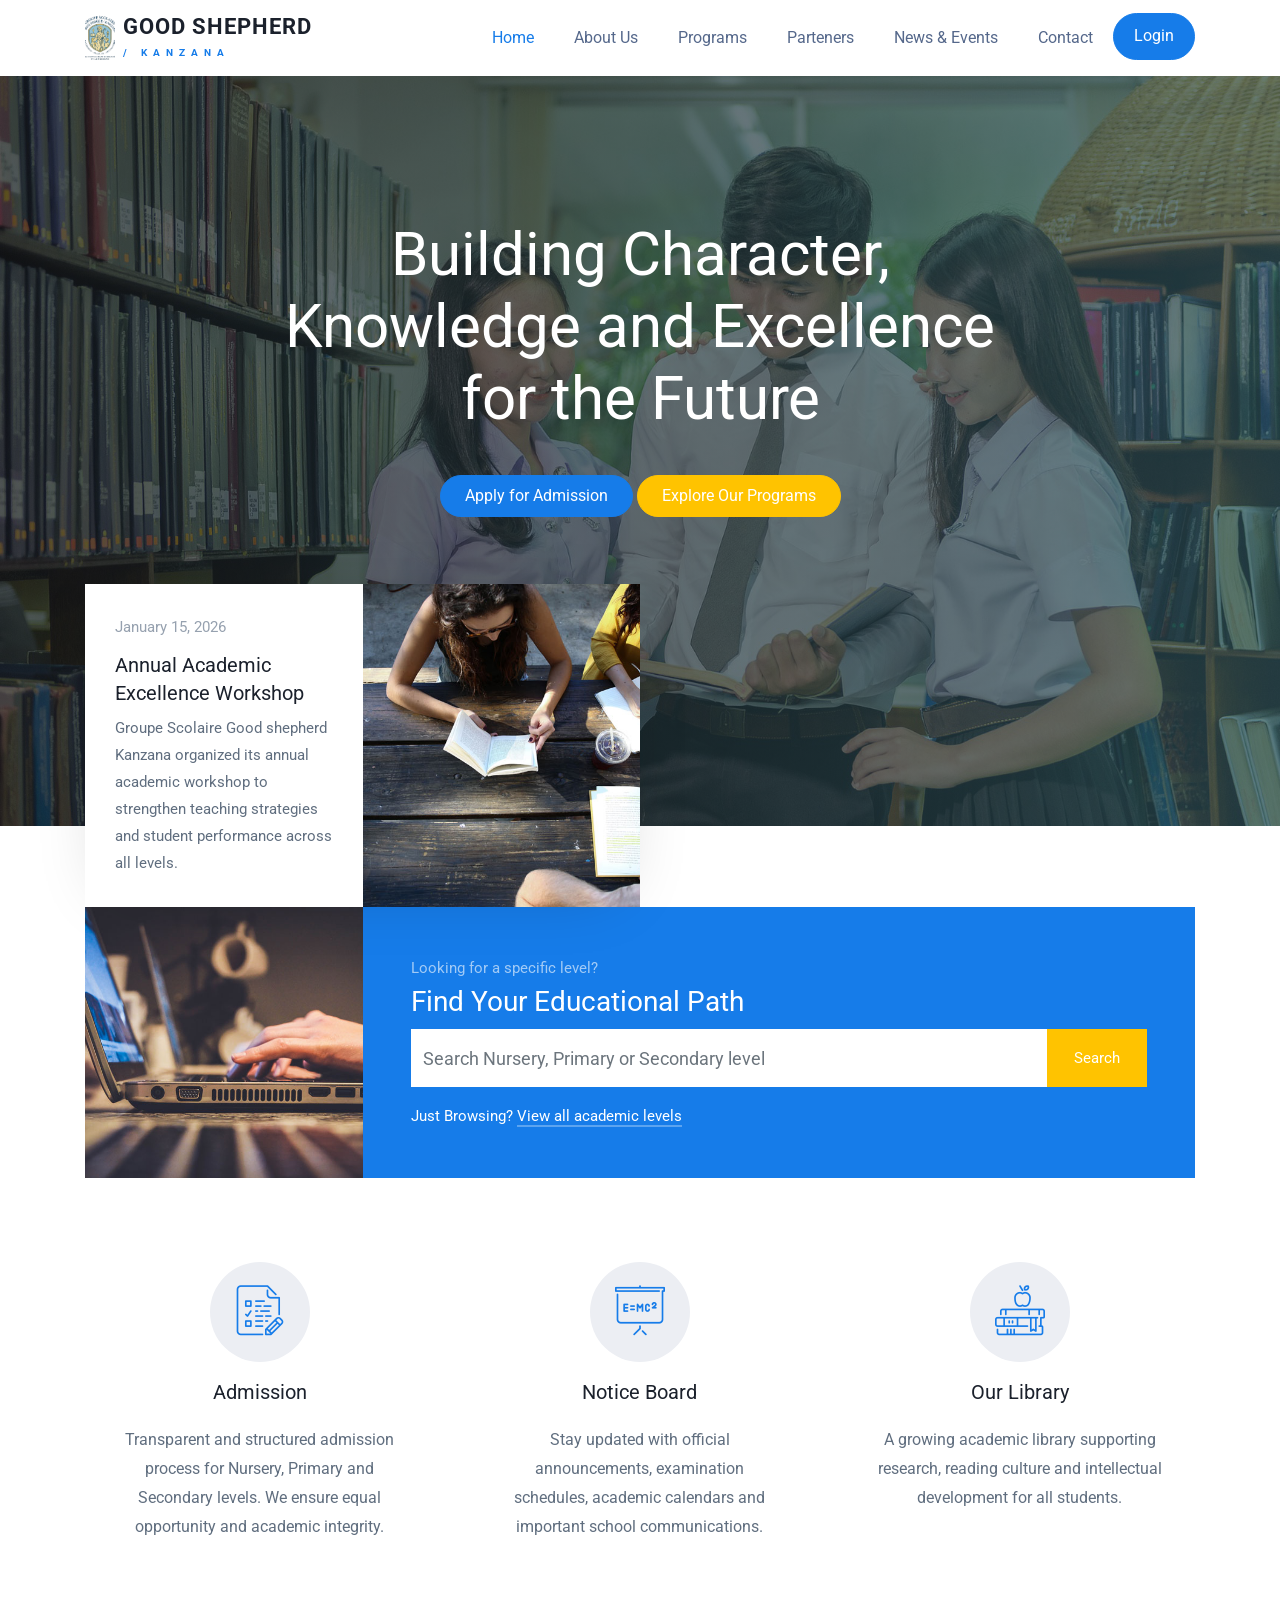
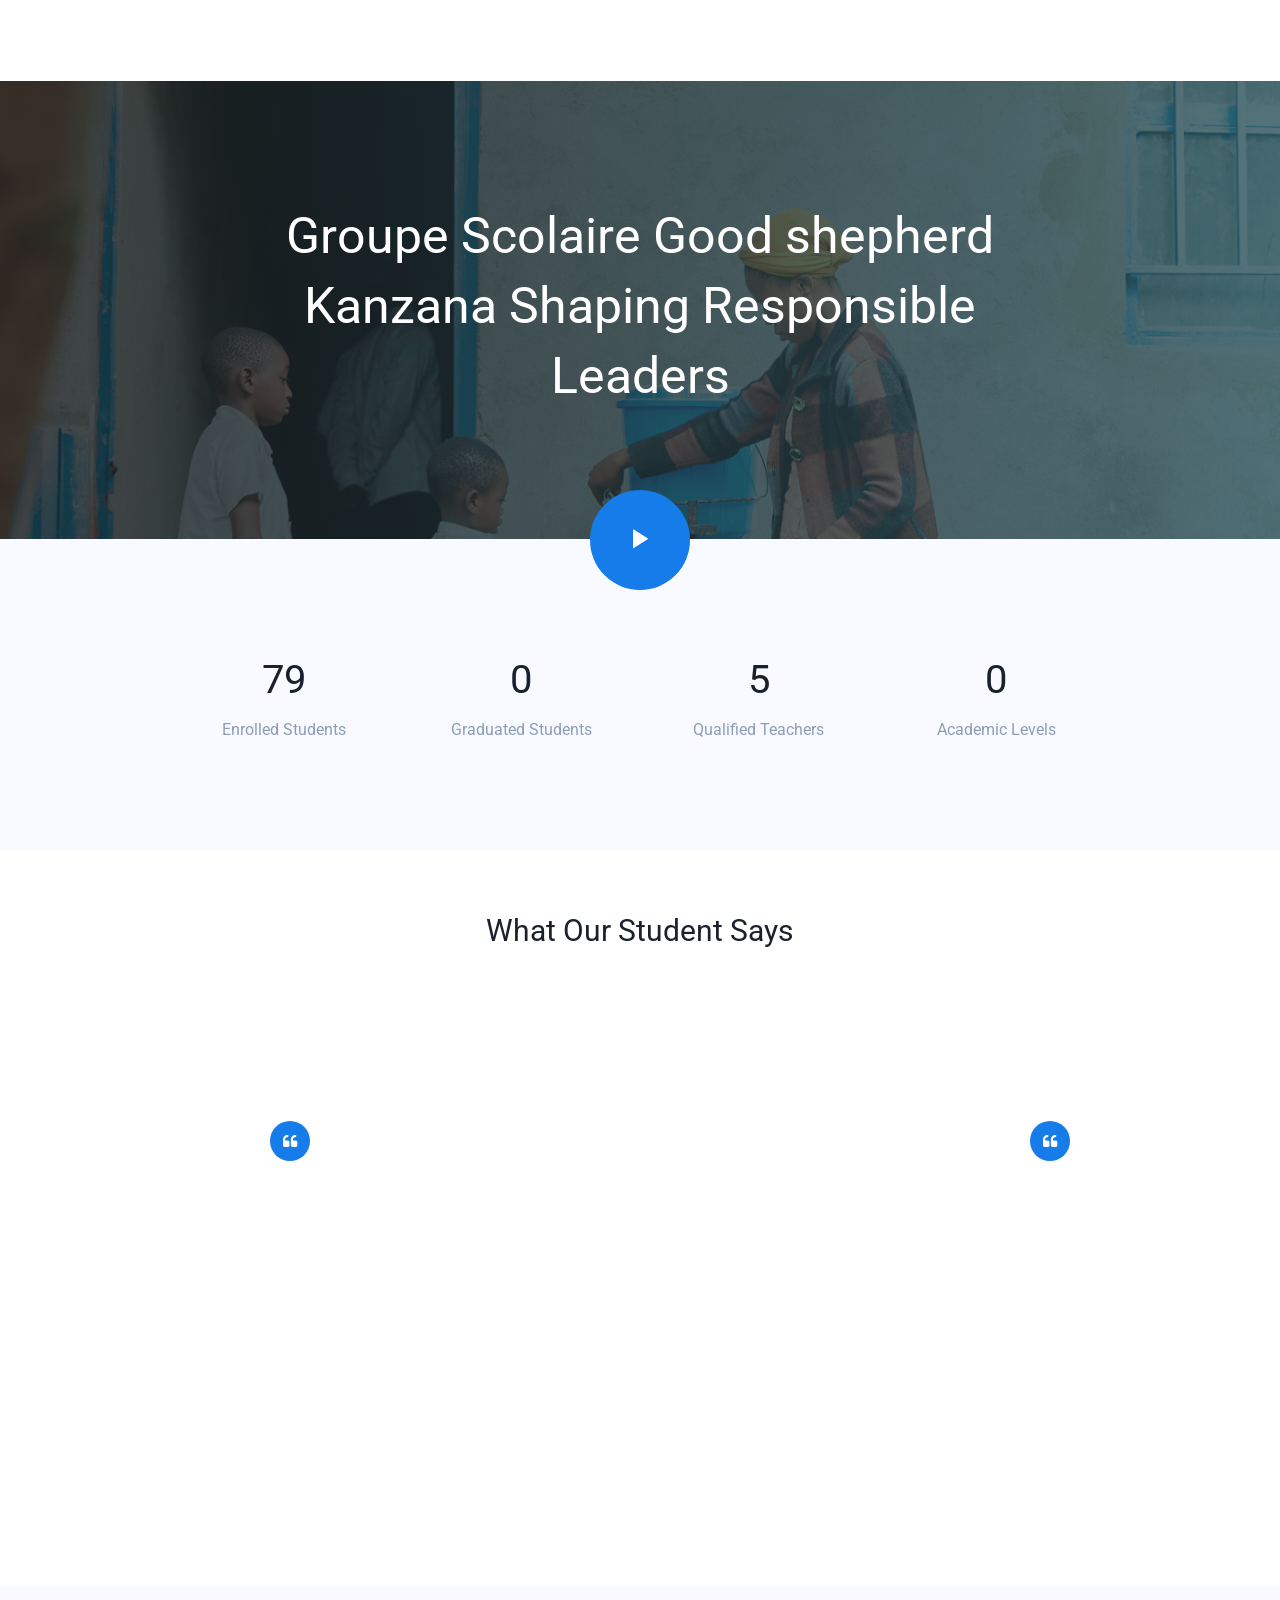
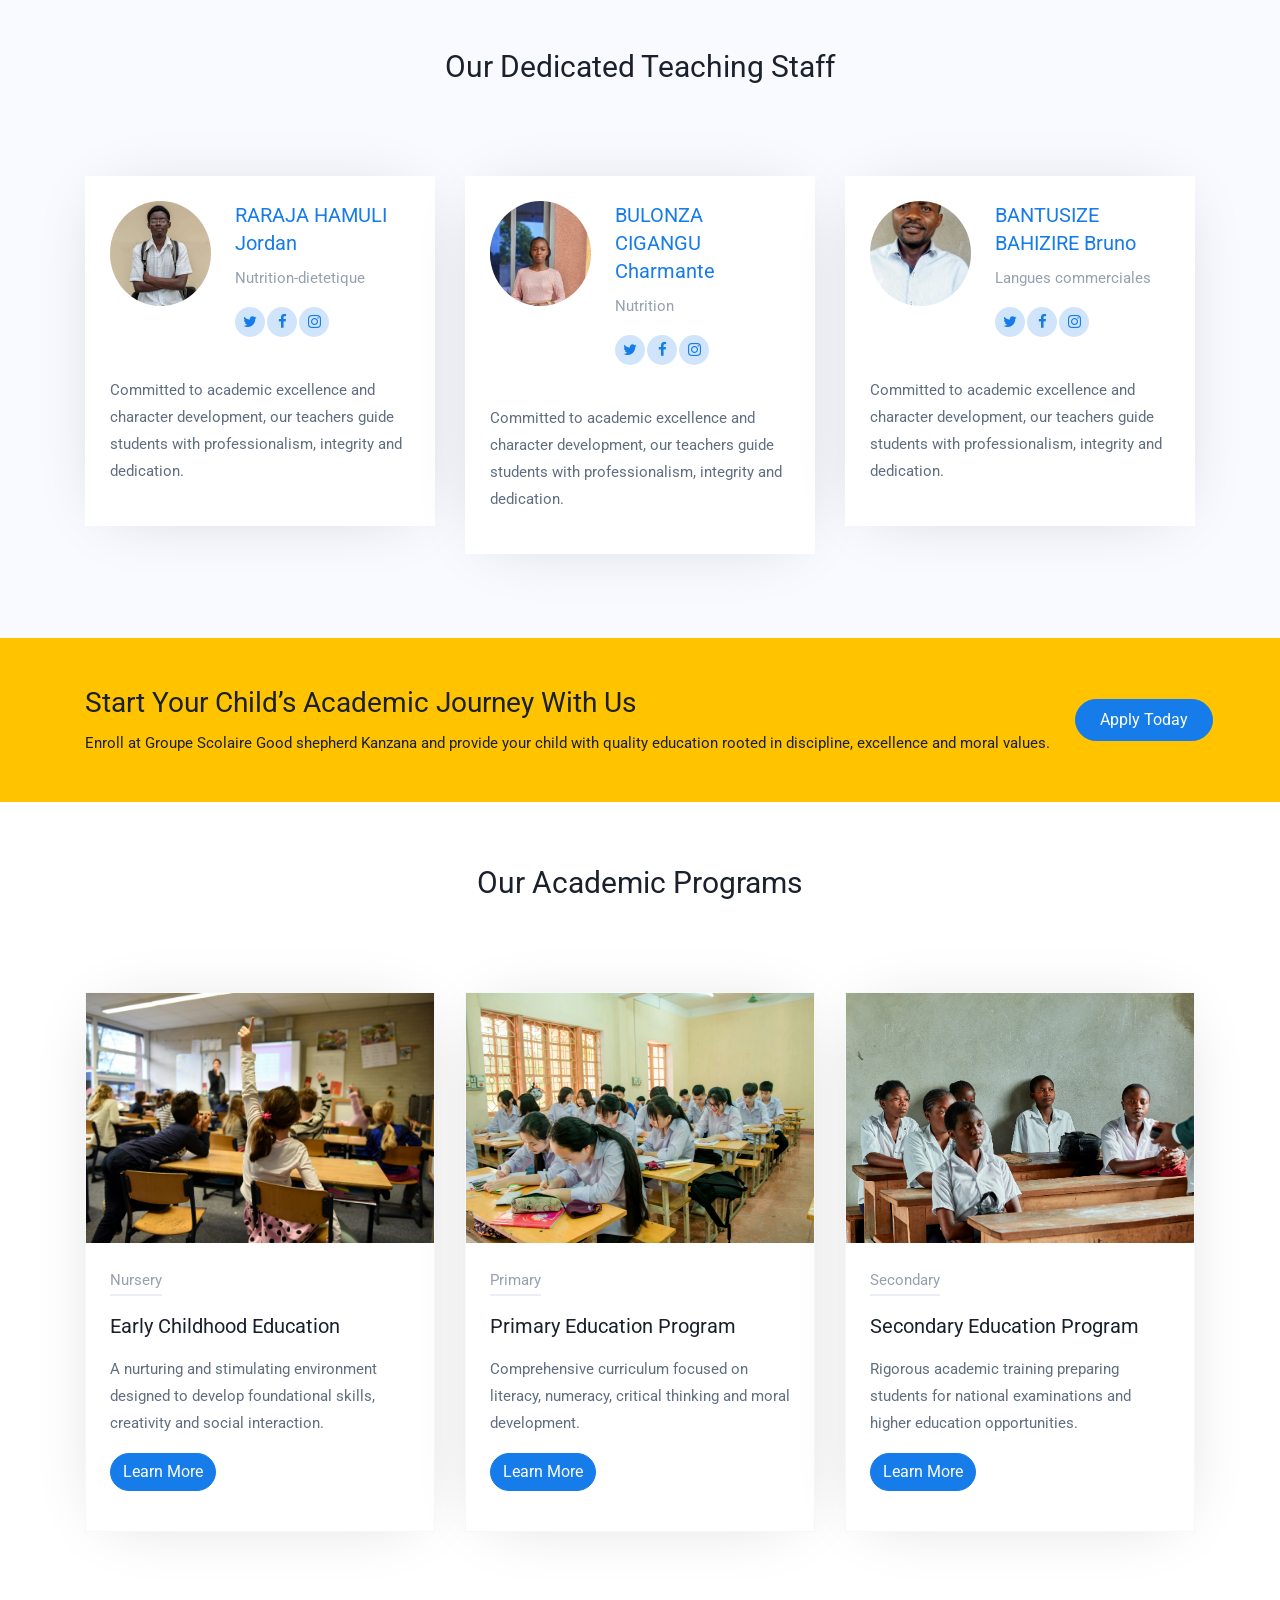
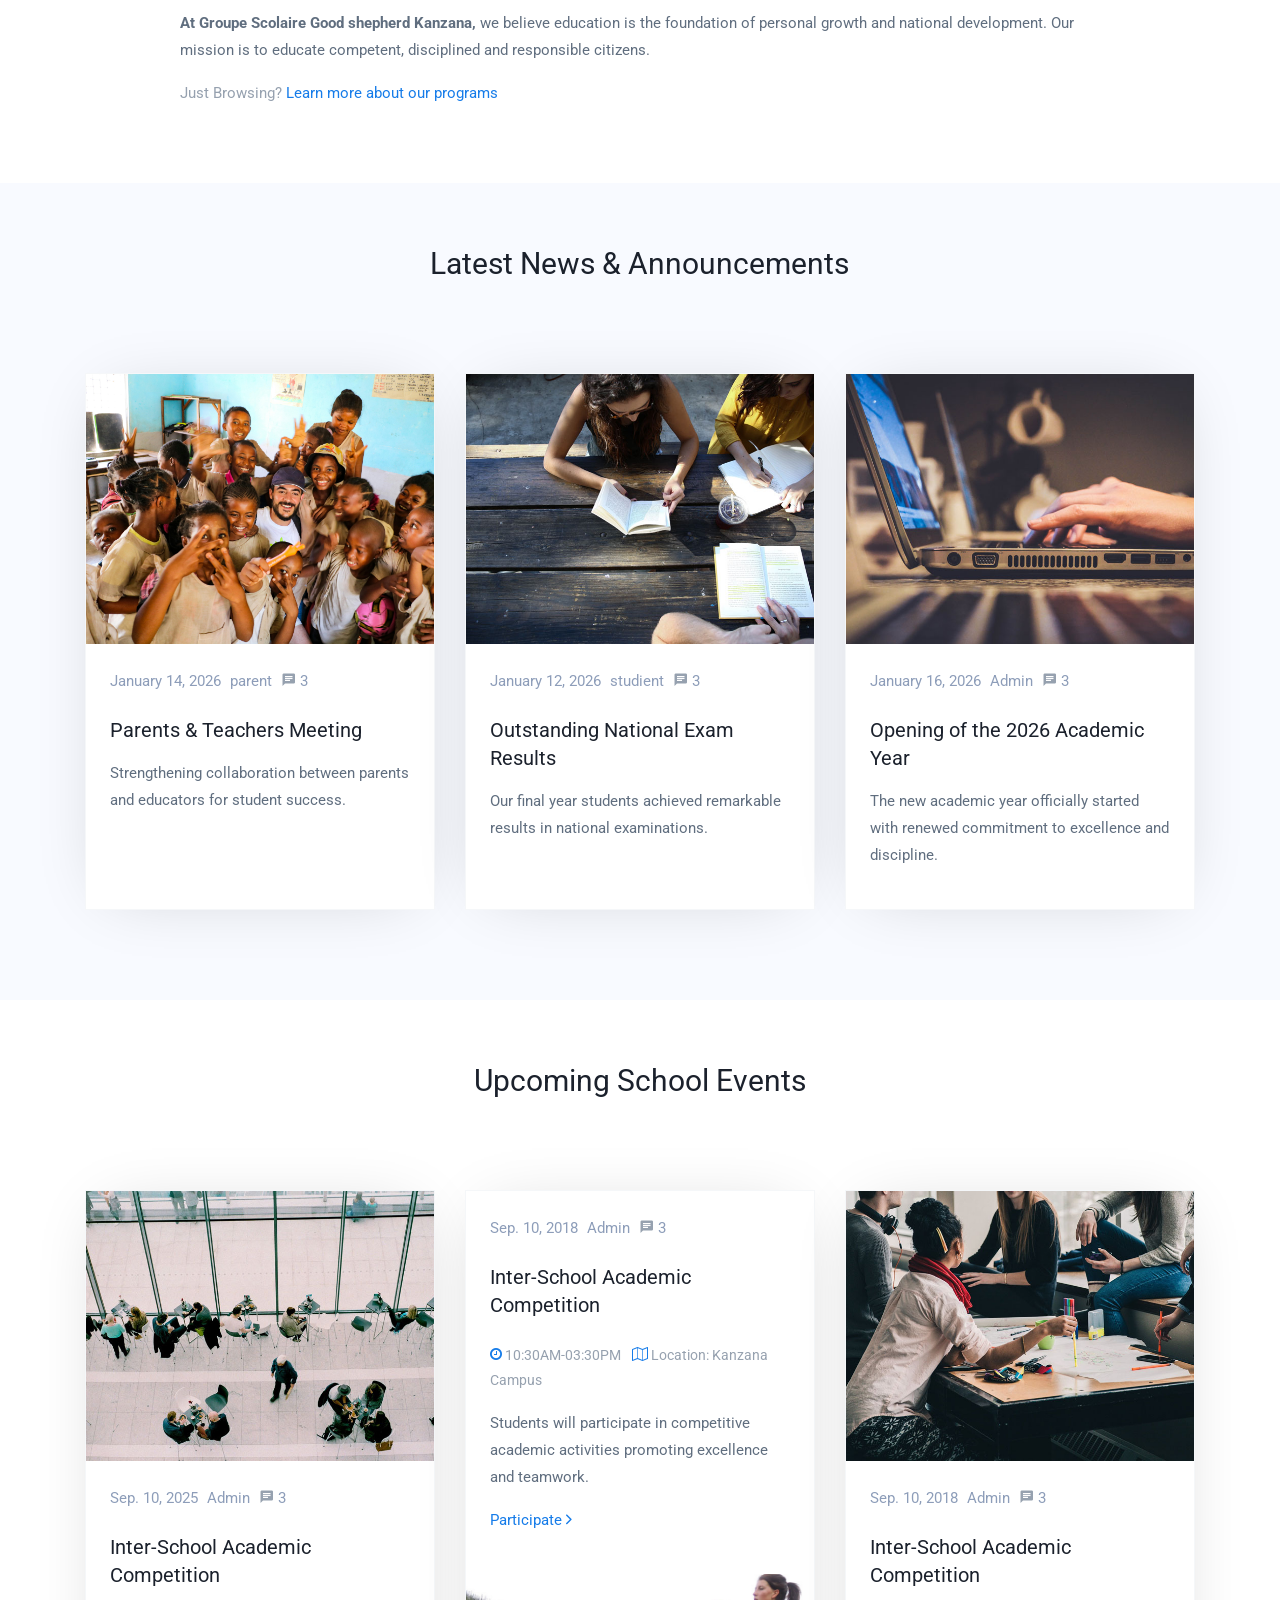
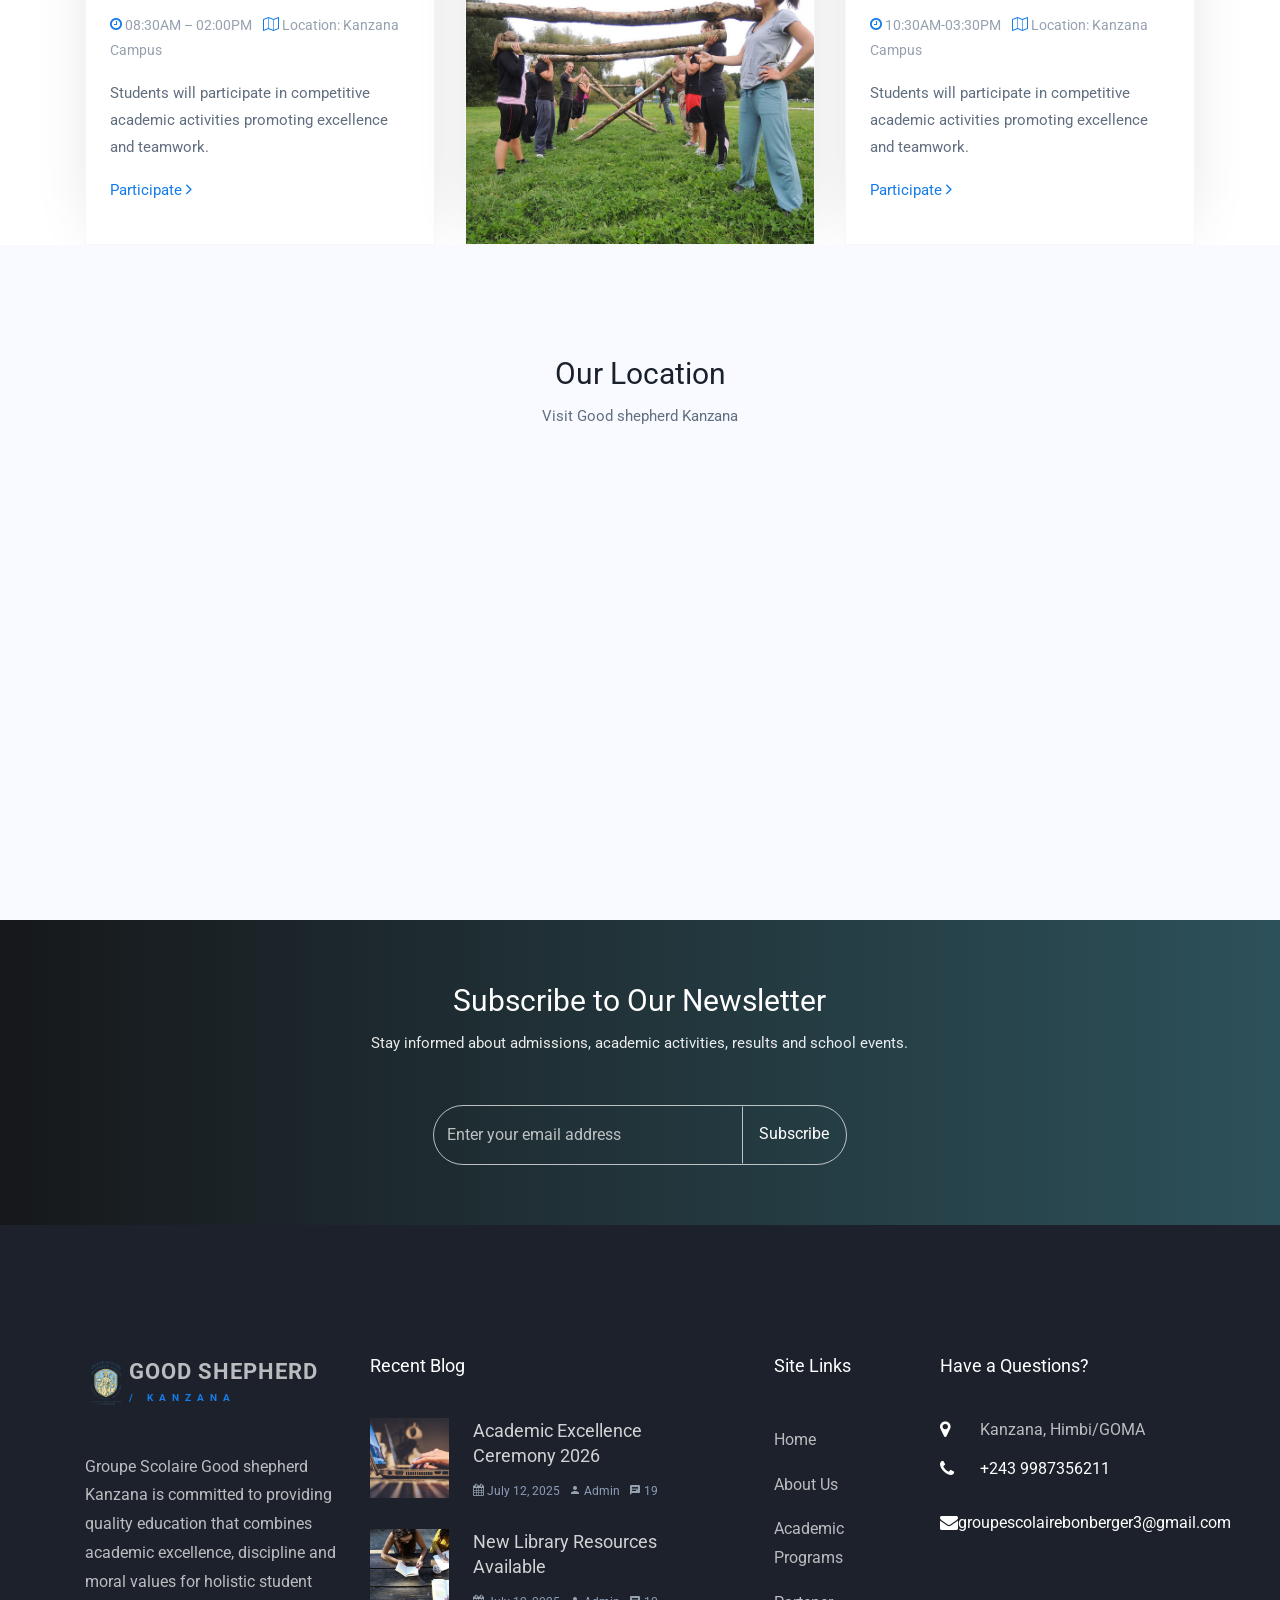
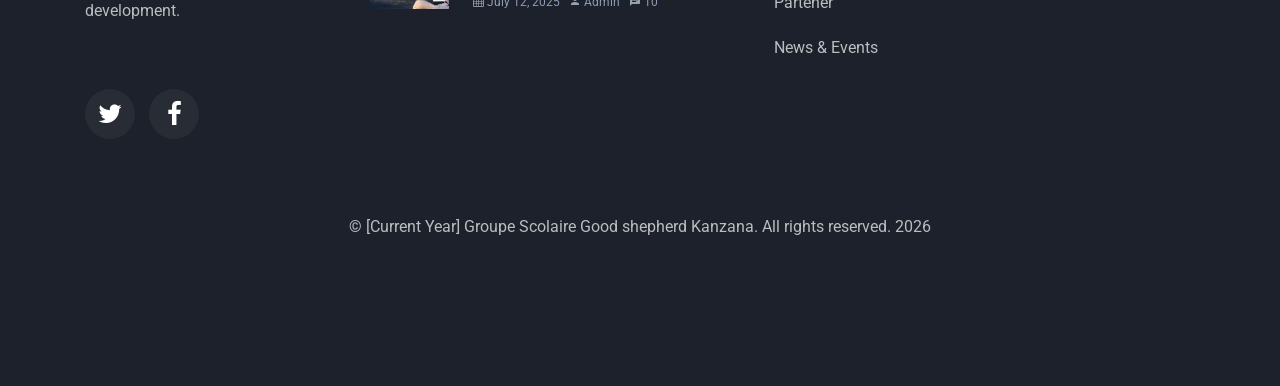
<file: index.html>
<!doctype html>
<html lang="en">
  <head>
    <title>Good shepherd</title>
    <meta charset="utf-8" />
    <meta
      name="viewport"
      content="width=device-width, initial-scale=1, shrink-to-fit=no"
    />

    <link
      href="https://fonts.googleapis.com/css?family=Roboto:300,400,500,700"
      rel="stylesheet"
    />

    <link rel="icon" type="image/png" href="./images/pic1.png" />
    <link rel="stylesheet" href="css/open-iconic-bootstrap.min.css" />
    <link rel="stylesheet" href="css/animate.css" />

    <link rel="stylesheet" href="css/owl.carousel.min.css" />
    <link rel="stylesheet" href="css/owl.theme.default.min.css" />
    <link rel="stylesheet" href="css/magnific-popup.css" />

    <link rel="stylesheet" href="css/aos.css" />

    <link rel="stylesheet" href="css/ionicons.min.css" />

    <link rel="stylesheet" href="css/bootstrap-datepicker.css" />
    <link rel="stylesheet" href="css/jquery.timepicker.css" />

    <link rel="stylesheet" href="css/flaticon.css" />
    <link rel="stylesheet" href="css/icomoon.css" />
    <link rel="stylesheet" href="css/style.css" />
    <style>
      /* ===== LOADER DOUX ET LENT ===== */

      #cephas {
        position: fixed;
        inset: 0;
        background: white;
        display: flex;
        justify-content: center;
        align-items: center;
        z-index: 9999;
        transition: opacity 0.8s ease;
      }

      .logo-loader {
        width: 85px;
        animation: softBounce 2s ease-in-out forwards;
      }

      /* Animation lente et naturelle */
      @keyframes softBounce {
        0% {
          transform: translateY(-60px);
          opacity: 0;
        }

        35% {
          transform: translateY(0);
          opacity: 1;
        }

        55% {
          transform: translateY(-20px);
        }

        75% {
          transform: translateY(0);
        }

        90% {
          transform: translateY(-8px);
        }

        100% {
          transform: translateY(0);
        }
      }
      /* Responsive Map */
      .map-responsive {
        overflow: hidden;
        padding-bottom: 0;
        position: relative;
        height: 450px;
      }

      .map-responsive iframe {
        position: absolute;
        top: 0;
        left: 0;
        width: 100%;
        height: 100%;
      }

      @media (max-width: 768px) {
        .map-responsive {
          height: 300px;
        }
      }
    </style>
  </head>

  <body>
    <nav
      class="navbar navbar-expand-lg navbar-dark ftco_navbar bg-dark ftco-navbar-light"
      id="ftco-navbar"
    >
      <div class="container">
        <a
          class="navbar-brand"
          href="index.html"
          style="
            display: flex;
            align-items: center;
            justify-content: center;
            gap: 8px;
          "
        >
          <img
            src="./images/pic1.png"
            alt=""
            style="width: 30px; height: 50px; object-fit: cover"
          />
          <div>Good shepherd <br /><small> / Kanzana</small></div>
        </a>
        <button
          class="navbar-toggler"
          type="button"
          data-toggle="collapse"
          data-target="#ftco-nav"
          aria-controls="ftco-nav"
          aria-expanded="false"
          aria-label="Toggle navigation"
        >
          <span class="oi oi-menu"></span>
        </button>

        <div class="collapse navbar-collapse" id="ftco-nav">
          <ul class="navbar-nav ml-auto">
            <li class="nav-item active">
              <a href="index.html" class="nav-link">Home</a>
            </li>
            <li class="nav-item">
              <a href="about.html" class="nav-link">About Us</a>
            </li>
            <li class="nav-item">
              <a href="program.html" class="nav-link">Programs</a>
            </li>
            <li class="nav-item">
              <a href="parten.html" class="nav-link">Parteners</a>
            </li>
            <li class="nav-item">
              <a href="news.html" class="nav-link">News & Events</a>
            </li>
            <li class="nav-item">
              <a href="./contact.html" class="nav-link">Contact</a>
            </li>
            <li class="nav-item cta">
              <a href="#" class="nav-link"><span>Login</span></a>
            </li>
          </ul>
        </div>
      </div>
    </nav>
    <!-- END nav -->

    <div
      class="hero-wrap"
      style="
        background-image: url(images/bg_1.jpg);
        object-fit: cover;
        background-attachment: fixed;
      "
    >
      <div class="overlay"></div>
      <div class="container">
        <div
          class="row no-gutters slider-text align-items-center justify-content-center"
          data-scrollax-parent="true"
        >
          <div class="col-md-8 ftco-animate text-center">
            <h1 class="mb-4">
              Building Character, Knowledge and Excellence for the Future
            </h1>
            <div class="flex flex-col items-center gap-6 md:flex-row md:gap-0">
              <a href="#" class="btn btn-primary px-4 py-2 my-3"
                >Apply for Admission</a
              >
              <a href="#" class="btn btn-secondary px-4 py-2"
                >Explore Our Programs</a
              >
            </div>
          </div>
        </div>
      </div>
    </div>

    <section class="ftco-search-course">
      <div class="container">
        <div class="row">
          <div class="col-md-12">
            <div class="courseSearch-wrap d-md-flex flex-column-reverse">
              <div class="full-wrap d-flex ftco-animate">
                <div class="one-third order-last p-5">
                  <span>Looking for a specific level?</span>
                  <h3>Find Your Educational Path</h3>
                  <form action="#" class="course-search-form">
                    <div class="form-group d-flex rounded">
                      <input
                        type="text"
                        class="form-control"
                        placeholder="Search Nursery, Primary or Secondary level"
                      />
                      <input
                        type="submit"
                        value="Search"
                        class="submit"
                        style="border-radius: 0px"
                      />
                    </div>
                  </form>
                  <p>
                    Just Browsing? <a href="#"> View all academic levels</a>
                  </p>
                </div>
                <div
                  class="one-forth order-first img"
                  style="background-image: url(images/image_1.jpg)"
                ></div>
              </div>
              <div class="full-wrap ftco-animate">
                <div class="one-half">
                  <div class="featured-blog d-md-flex">
                    <div class="image d-flex order-last">
                      <a
                        href="#"
                        class="img"
                        style="
                          background: url(images/image_2.jpg);
                          object-fit: cover;
                        "
                      ></a>
                    </div>
                    <div class="text order-first">
                      <span class="date">January 15, 2026</span>
                      <h3>
                        <a href="#">Annual Academic Excellence Workshop</a>
                      </h3>
                      <p>
                        Groupe Scolaire Good shepherd Kanzana organized its
                        annual academic workshop to strengthen teaching
                        strategies and student performance across all levels.
                      </p>
                    </div>
                  </div>
                </div>
              </div>
            </div>
          </div>
        </div>
      </div>
    </section>

    <section class="ftco-section">
      <div class="container">
        <div class="row">
          <div class="col-md-4 d-flex align-self-stretch ftco-animate">
            <div class="media block-6 services p-3 py-4 d-block text-center">
              <div
                class="icon d-flex justify-content-center align-items-center mb-3"
              >
                <span class="flaticon-exam"></span>
              </div>
              <div class="media-body px-3">
                <h3 class="heading">Admission</h3>
                <p>
                  Transparent and structured admission process for Nursery,
                  Primary and Secondary levels. We ensure equal opportunity and
                  academic integrity.
                </p>
              </div>
            </div>
          </div>
          <div class="col-md-4 d-flex align-self-stretch ftco-animate">
            <div class="media block-6 services p-3 py-4 d-block text-center">
              <div
                class="icon d-flex justify-content-center align-items-center mb-3"
              >
                <span class="flaticon-blackboard"></span>
              </div>
              <div class="media-body px-3">
                <h3 class="heading">Notice Board</h3>
                <p>
                  Stay updated with official announcements, examination
                  schedules, academic calendars and important school
                  communications.
                </p>
              </div>
            </div>
          </div>
          <div class="col-md-4 d-flex align-self-stretch ftco-animate">
            <div class="media block-6 services p-3 py-4 d-block text-center">
              <div
                class="icon d-flex justify-content-center align-items-center mb-3"
              >
                <span class="flaticon-books"></span>
              </div>
              <div class="media-body px-3">
                <h3 class="heading">Our Library</h3>
                <p>
                  A growing academic library supporting research, reading
                  culture and intellectual development for all students.
                </p>
              </div>
            </div>
          </div>
        </div>
      </div>
    </section>

    <section
      class="ftco-section-3 img"
      style="background-image: url(images/bg_3.jpg)"
    >
      <div class="overlay"></div>
      <div class="container">
        <div class="row d-md-flex justify-content-center">
          <div class="col-md-9 about-video text-center">
            <h2 class="ftco-animate">
              Groupe Scolaire Good shepherd Kanzana Shaping Responsible Leaders
            </h2>
            <div class="video d-flex justify-content-center">
              <a
                href="#"
                class="button popup-vimeo d-flex justify-content-center align-items-center"
                ><span class="ion-ios-play"></span
              ></a>
            </div>
          </div>
        </div>
      </div>
    </section>
    <section class="ftco-counter bg-light" id="section-counter">
      <div class="container">
        <div class="row justify-content-center">
          <div class="col-md-10">
            <div class="row">
              <div
                class="col-md-3 d-flex justify-content-center counter-wrap ftco-animate"
              >
                <div class="block-18 text-center">
                  <div class="text">
                    <strong class="number" data-number="400">0</strong>
                    <span>Enrolled Students</span>
                  </div>
                </div>
              </div>
              <div
                class="col-md-3 d-flex justify-content-center counter-wrap ftco-animate"
              >
                <div class="block-18 text-center">
                  <div class="text">
                    <strong class="number" data-number="0">0</strong>
                    <span>Graduated Students</span>
                  </div>
                </div>
              </div>
              <div
                class="col-md-3 d-flex justify-content-center counter-wrap ftco-animate"
              >
                <div class="block-18 text-center">
                  <div class="text">
                    <strong class="number" data-number="27">0</strong>
                    <span>Qualified Teachers</span>
                  </div>
                </div>
              </div>
              <div
                class="col-md-3 d-flex justify-content-center counter-wrap ftco-animate"
              >
                <div class="block-18 text-center">
                  <div class="text">
                    <strong class="number" data-number="3">0</strong>
                    <span>Academic Levels</span>
                  </div>
                </div>
              </div>
            </div>
          </div>
        </div>
      </div>
    </section>

    <section class="ftco-section testimony-section">
      <div class="container">
        <div class="row justify-content-center mb-5 pb-3">
          <div class="col-md-7 heading-section ftco-animate text-center">
            <h2 class="mb-4">What Our Student Says</h2>
          </div>
        </div>
        <div class="row">
          <div class="col-md-12 ftco-animate">
            <div class="carousel-testimony owl-carousel">
              <div class="item">
                <div class="testimony-wrap text-center">
                  <div
                    class="user-img mb-5"
                    style="background-image: url(images/person_31.jpg)"
                  >
                    <span
                      class="quote d-flex align-items-center justify-content-center"
                    >
                      <i class="icon-quote-left"></i>
                    </span>
                  </div>
                  <div class="text">
                    <p class="mb-5">
                      Groupe Scolaire Good shepherd Kanzana has helped me grow
                      academically and morally. The teachers are dedicated and
                      the learning environment encourages excellence and
                      discipline.
                    </p>
                    <p class="name">Emmanuel N.</p>
                    <span class="position">Primary Student</span>
                  </div>
                </div>
              </div>
              <div class="item">
                <div class="testimony-wrap text-center">
                  <div
                    class="user-img mb-5"
                    style="background-image: url(images/person_2.jpg)"
                  >
                    <span
                      class="quote d-flex align-items-center justify-content-center"
                    >
                      <i class="icon-quote-left"></i>
                    </span>
                  </div>
                  <div class="text">
                    <p class="mb-5">
                      Groupe Scolaire Good shepherd Kanzana has helped me grow
                      academically and morally. The teachers are dedicated and
                      the learning environment encourages excellence and
                      discipline.
                    </p>
                    <p class="name">Dennis G.</p>
                    <span class="position">Secondary Student</span>
                  </div>
                </div>
              </div>
              <div class="item">
                <div class="testimony-wrap text-center">
                  <div
                    class="user-img mb-5"
                    style="background-image: url(images/person_3.jpg)"
                  >
                    <span
                      class="quote d-flex align-items-center justify-content-center"
                    >
                      <i class="icon-quote-left"></i>
                    </span>
                  </div>
                  <div class="text">
                    <p class="mb-5">
                      Groupe Scolaire Good shepherd Kanzana has helped me grow
                      academically and morally. The teachers are dedicated and
                      the learning environment encourages excellence and
                      discipline.
                    </p>
                    <p class="name">Deborah A.</p>
                    <span class="position">Primary Student</span>
                  </div>
                </div>
              </div>
              <div class="item">
                <div class="testimony-wrap text-center">
                  <div
                    class="user-img mb-5"
                    style="background-image: url(images/person_31.jpg)"
                  >
                    <span
                      class="quote d-flex align-items-center justify-content-center"
                    >
                      <i class="icon-quote-left"></i>
                    </span>
                  </div>
                  <div class="text">
                    <p class="mb-5">
                      Groupe Scolaire Good shepherd Kanzana has helped me grow
                      academically and morally. The teachers are dedicated and
                      the learning environment encourages excellence and
                      discipline.
                    </p>
                    <p class="name">Grace M.</p>
                    <span class="position">Final Year Candidate</span>
                  </div>
                </div>
              </div>
            </div>
          </div>
        </div>
      </div>
    </section>

    <section class="ftco-section bg-light">
      <div class="container">
        <div class="row justify-content-center mb-5 pb-3">
          <div class="col-md-7 heading-section ftco-animate text-center">
            <h2 class="mb-4">Our Dedicated Teaching Staff</h2>
          </div>
        </div>
        <div class="row">
          <div class="col-lg-4 mb-sm-4 ftco-animate">
            <div class="staff">
              <div class="d-flex mb-4">
                <div
                  class="img"
                  style="background-image: url(images/person_32.jpg)"
                ></div>
                <div class="info ml-4">
                  <h3>
                    <a href="teacher-single.html">RARAJA HAMULI Jordan</a>
                  </h3>
                  <span class="position">Nutrition-dietetique</span>
                  <p class="ftco-social d-flex">
                    <a
                      href="#"
                      class="d-flex justify-content-center align-items-center"
                      ><span class="icon-twitter"></span
                    ></a>
                    <a
                      href="#"
                      class="d-flex justify-content-center align-items-center"
                      ><span class="icon-facebook"></span
                    ></a>
                    <a
                      href="#"
                      class="d-flex justify-content-center align-items-center"
                      ><span class="icon-instagram"></span
                    ></a>
                  </p>
                </div>
              </div>
              <div class="text">
                <p>
                  Committed to academic excellence and character development,
                  our teachers guide students with professionalism, integrity
                  and dedication.
                </p>
              </div>
            </div>
          </div>
          <div class="col-lg-4 mb-sm-4 ftco-animate">
            <div class="staff">
              <div class="d-flex mb-4">
                <div
                  class="img"
                  style="background-image: url(images/person_33.jpg)"
                ></div>
                <div class="info ml-4">
                  <h3>
                    <a href="teacher-single.html">BULONZA CIGANGU Charmante</a>
                  </h3>
                  <span class="position">Nutrition</span>
                  <p class="ftco-social d-flex">
                    <a
                      href="#"
                      class="d-flex justify-content-center align-items-center"
                      ><span class="icon-twitter"></span
                    ></a>
                    <a
                      href="#"
                      class="d-flex justify-content-center align-items-center"
                      ><span class="icon-facebook"></span
                    ></a>
                    <a
                      href="#"
                      class="d-flex justify-content-center align-items-center"
                      ><span class="icon-instagram"></span
                    ></a>
                  </p>
                </div>
              </div>
              <div class="text">
                <p>
                  Committed to academic excellence and character development,
                  our teachers guide students with professionalism, integrity
                  and dedication.
                </p>
              </div>
            </div>
          </div>
          <div class="col-lg-4 mb-sm-4 ftco-animate">
            <div class="staff">
              <div class="d-flex mb-4">
                <div
                  class="img"
                  style="background-image: url(images/person_34.jpg)"
                ></div>
                <div class="info ml-4">
                  <h3>
                    <a href="teacher-single.html">BANTUSIZE BAHIZIRE Bruno</a>
                  </h3>
                  <span class="position"> Langues commerciales</span>
                  <p class="ftco-social d-flex">
                    <a
                      href="#"
                      class="d-flex justify-content-center align-items-center"
                      ><span class="icon-twitter"></span
                    ></a>
                    <a
                      href="#"
                      class="d-flex justify-content-center align-items-center"
                      ><span class="icon-facebook"></span
                    ></a>
                    <a
                      href="#"
                      class="d-flex justify-content-center align-items-center"
                      ><span class="icon-instagram"></span
                    ></a>
                  </p>
                </div>
              </div>
              <div class="text">
                <p>
                  Committed to academic excellence and character development,
                  our teachers guide students with professionalism, integrity
                  and dedication.
                </p>
              </div>
            </div>
          </div>
        </div>
      </div>
    </section>

    <section class="ftco-freeTrial">
      <div class="container">
        <div class="row">
          <div class="col-md-12">
            <div class="your d-flex align-items-center" style="gap: 6px">
              <div class="free-trial ftco-animate">
                <h3>Start Your Child’s Academic Journey With Us</h3>
                <p>
                  Enroll at Groupe Scolaire Good shepherd Kanzana and provide
                  your child with quality education rooted in discipline,
                  excellence and moral values.
                </p>
              </div>
              <div class="btn-join ftco-animate">
                <p>
                  <a href="#" class="btn btn-primary py-2 px-4">Apply Today</a>
                </p>
              </div>
            </div>
          </div>
        </div>
      </div>
    </section>

    <section class="ftco-section">
      <div class="container">
        <div class="row justify-content-center mb-5 pb-3">
          <div class="col-md-7 heading-section ftco-animate text-center">
            <h2 class="mb-4">Our Academic Programs</h2>
          </div>
        </div>
        <div class="row">
          <div class="col-md-4 d-flex ftco-animate">
            <div class="course align-self-stretch">
              <a
                href="#"
                class="img"
                style="background-image: url(images/course-1.jpg)"
              ></a>
              <div class="text p-4">
                <p class="category"><span>Nursery</span></p>
                <h3 class="mb-3"><a href="#">Early Childhood Education</a></h3>
                <p>
                  A nurturing and stimulating environment designed to develop
                  foundational skills, creativity and social interaction.
                </p>
                <p><a href="#" class="btn btn-primary">Learn More</a></p>
              </div>
            </div>
          </div>
          <div class="col-md-4 d-flex ftco-animate">
            <div class="course align-self-stretch">
              <a
                href="#"
                class="img"
                style="background-image: url(images/course-2.jpg)"
              ></a>
              <div class="text p-4">
                <p class="category"><span>Primary</span></p>
                <h3 class="mb-3"><a href="#">Primary Education Program</a></h3>
                <p>
                  Comprehensive curriculum focused on literacy, numeracy,
                  critical thinking and moral development.
                </p>
                <p><a href="#" class="btn btn-primary">Learn More</a></p>
              </div>
            </div>
          </div>
          <div class="col-md-4 d-flex ftco-animate">
            <div class="course align-self-stretch">
              <a
                href="#"
                class="img"
                style="background-image: url(images/course-3.jpg)"
              ></a>
              <div class="text p-4">
                <p class="category"><span>Secondary</span></p>
                <h3 class="mb-3">
                  <a href="#">Secondary Education Program</a>
                </h3>
                <p>
                  Rigorous academic training preparing students for national
                  examinations and higher education opportunities.
                </p>
                <p><a href="#" class="btn btn-primary">Learn More</a></p>
              </div>
            </div>
          </div>
        </div>
        <div class="row justify-content-center mt-5">
          <div class="col-md-10 ftco-animate">
            <p>
              <strong>At Groupe Scolaire Good shepherd Kanzana,</strong> we
              believe education is the foundation of personal growth and
              national development. Our mission is to educate competent,
              disciplined and responsible citizens.
            </p>
            <p>
              <span>Just Browsing?</span
              ><a href="course.html"> Learn more about our programs</a>
            </p>
          </div>
        </div>
      </div>
    </section>

    <section class="ftco-section bg-light">
      <div class="container">
        <div class="row justify-content-center mb-5 pb-3">
          <div class="col-md-7 heading-section ftco-animate text-center">
            <h2 class="mb-4">Latest News & Announcements</h2>
          </div>
        </div>
        <div class="row d-flex">
          <div class="col-md-4 d-flex ftco-animate">
            <div class="blog-entry align-self-stretch">
              <a
                href="blog-single.html"
                class="block-20"
                style="background-image: url(&quot;images/image_3.jpg&quot;)"
              >
              </a>
              <div class="text p-4 d-block">
                <div class="meta mb-3">
                  <div><a href="#">January 14, 2026</a></div>
                  <div><a href="#">parent</a></div>
                  <div>
                    <a href="#" class="meta-chat"
                      ><span class="icon-chat"></span> 3</a
                    >
                  </div>
                </div>
                <h3 class="heading mt-3">
                  <a href="#">Parents & Teachers Meeting</a>
                </h3>
                <p>
                  Strengthening collaboration between parents and educators for
                  student success.
                </p>
              </div>
            </div>
          </div>
          <div class="col-md-4 d-flex ftco-animate">
            <div class="blog-entry align-self-stretch">
              <a
                href="blog-single.html"
                class="block-20"
                style="background-image: url(&quot;images/image_2.jpg&quot;)"
              >
              </a>
              <div class="text p-4 d-block">
                <div class="meta mb-3">
                  <div><a href="#">January 12, 2026</a></div>
                  <div><a href="#">studient</a></div>
                  <div>
                    <a href="#" class="meta-chat"
                      ><span class="icon-chat"></span> 3</a
                    >
                  </div>
                </div>
                <h3 class="heading mt-3">
                  <a href="#">Outstanding National Exam Results</a>
                </h3>
                <p>
                  Our final year students achieved remarkable results in
                  national examinations.
                </p>
              </div>
            </div>
          </div>
          <div class="col-md-4 d-flex ftco-animate">
            <div class="blog-entry align-self-stretch">
              <a
                href="blog-single.html"
                class="block-20"
                style="background-image: url(&quot;images/image_1.jpg&quot;)"
              >
              </a>
              <div class="text p-4 d-block">
                <div class="meta mb-3">
                  <div><a href="#">January 16, 2026</a></div>
                  <div><a href="#">Admin</a></div>
                  <div>
                    <a href="#" class="meta-chat"
                      ><span class="icon-chat"></span> 3</a
                    >
                  </div>
                </div>
                <h3 class="heading mt-3">
                  <a href="#">Opening of the 2026 Academic Year</a>
                </h3>
                <p>
                  The new academic year officially started with renewed
                  commitment to excellence and discipline.
                </p>
              </div>
            </div>
          </div>
        </div>
      </div>
    </section>

    <section class="ftco-section">
      <div class="container">
        <div class="row justify-content-center mb-5 pb-3">
          <div class="col-md-7 heading-section ftco-animate text-center">
            <h2 class="mb-4">Upcoming School Events</h2>
          </div>
        </div>
        <div class="row">
          <div class="col-md-4 d-flex ftco-animate">
            <div class="blog-entry align-self-stretch">
              <a
                href="blog-single.html"
                class="block-20"
                style="background-image: url(&quot;images/event-1.jpg&quot;)"
              >
              </a>
              <div class="text p-4 d-block">
                <div class="meta mb-3">
                  <div><a href="#">Sep. 10, 2025</a></div>
                  <div><a href="#">Admin</a></div>
                  <div>
                    <a href="#" class="meta-chat"
                      ><span class="icon-chat"></span> 3</a
                    >
                  </div>
                </div>
                <h3 class="heading mb-4">
                  <a href="#">Inter-School Academic Competition</a>
                </h3>
                <p class="time-loc">
                  <span class="mr-2"
                    ><i class="icon-clock-o"></i> 08:30AM – 02:00PM</span
                  >
                  <span
                    ><i class="icon-map-o"></i> Location: Kanzana Campus</span
                  >
                </p>
                <p>
                  Students will participate in competitive academic activities
                  promoting excellence and teamwork.
                </p>
                <p>
                  <a href="event.html"
                    >Participate <i class="ion-ios-arrow-forward"></i
                  ></a>
                </p>
              </div>
            </div>
          </div>
          <div class="col-md-4 d-flex ftco-animate">
            <div
              class="blog-entry d-flex align-self-stretch flex-column-reverse"
            >
              <a
                href="blog-single.html"
                class="block-20"
                style="background-image: url(&quot;images/event-2.jpg&quot;)"
              >
              </a>
              <div class="text p-4 d-block">
                <div class="meta mb-3">
                  <div><a href="#">Sep. 10, 2018</a></div>
                  <div><a href="#">Admin</a></div>
                  <div>
                    <a href="#" class="meta-chat"
                      ><span class="icon-chat"></span> 3</a
                    >
                  </div>
                </div>
                <h3 class="heading mb-4">
                  <a href="#">Inter-School Academic Competition</a>
                </h3>
                <p class="time-loc">
                  <span class="mr-2"
                    ><i class="icon-clock-o"></i> 10:30AM-03:30PM</span
                  >
                  <span
                    ><i class="icon-map-o"></i> Location: Kanzana Campus</span
                  >
                </p>
                <p>
                  Students will participate in competitive academic activities
                  promoting excellence and teamwork.
                </p>
                <p>
                  <a href="event.html"
                    >Participate <i class="ion-ios-arrow-forward"></i
                  ></a>
                </p>
              </div>
            </div>
          </div>
          <div class="col-md-4 d-flex ftco-animate">
            <div class="blog-entry align-self-stretch">
              <a
                href="blog-single.html"
                class="block-20"
                style="background-image: url(&quot;images/event-3.jpg&quot;)"
              >
              </a>
              <div class="text p-4 d-block">
                <div class="meta mb-3">
                  <div><a href="#">Sep. 10, 2018</a></div>
                  <div><a href="#">Admin</a></div>
                  <div>
                    <a href="#" class="meta-chat"
                      ><span class="icon-chat"></span> 3</a
                    >
                  </div>
                </div>
                <h3 class="heading mb-4">
                  <a href="#">Inter-School Academic Competition</a>
                </h3>
                <p class="time-loc">
                  <span class="mr-2"
                    ><i class="icon-clock-o"></i> 10:30AM-03:30PM</span
                  >
                  <span
                    ><i class="icon-map-o"></i> Location: Kanzana Campus</span
                  >
                </p>
                <p>
                  Students will participate in competitive academic activities
                  promoting excellence and teamwork.
                </p>
                <p>
                  <a href="event.html"
                    >Participate <i class="ion-ios-arrow-forward"></i
                  ></a>
                </p>
              </div>
            </div>
          </div>
        </div>
      </div>
    </section>

    <section class="ftco-section bg-light pb-0" style="margin-top: -90px">
      <div class="container-fluid px-0">
        <div class="row no-gutters">
          <div
            class="col-md-12 text-center heading-section ftco-animate mb-4 mt-5"
          >
            <h2>Our Location</h2>
            <p>Visit Good shepherd Kanzana</p>
          </div>

          <div class="col-md-12">
            <div class="map-responsive">
              <iframe
                src="https://www.google.com/maps?q=Kanzana%20Himbi%20Goma&output=embed"
                width="100%"
                height="450"
                style="border: 0"
                allowfullscreen=""
                loading="lazy"
              >
              </iframe>
            </div>
          </div>
        </div>
      </div>
    </section>

    <section class="ftco-section-parallax">
      <div class="parallax-img d-flex align-items-center">
        <div class="container">
          <div class="row d-flex justify-content-center">
            <div
              class="col-md-7 text-center heading-section heading-section-white ftco-animate"
            >
              <h2>Subscribe to Our Newsletter</h2>
              <p>
                Stay informed about admissions, academic activities, results and
                school events.
              </p>
              <div class="row d-flex justify-content-center mt-5">
                <div class="col-md-8">
                  <form action="#" class="subscribe-form">
                    <div class="form-group d-flex">
                      <input
                        type="text"
                        class="form-control"
                        placeholder="Enter your email address"
                      />
                      <input
                        type="submit"
                        value="Subscribe"
                        class="submit px-3"
                      />
                    </div>
                  </form>
                </div>
              </div>
            </div>
          </div>
        </div>
      </div>
    </section>

    <footer
      class="ftco-footer ftco-bg-dark ftco-section img"
      style="
        background-image: url(images/bg_2.jpg);
        background-attachment: fixed;
      "
    >
      <div class="overlay"></div>
      <div class="container">
        <div class="row mb-5">
          <div class="col-md-3">
            <div class="ftco-footer-widget mb-4">
              <h2>
                <a
                  class="navbar-brand"
                  href="index.html"
                  style="
                    display: flex;
                    align-items: center;
                    justify-content: center;
                    gap: 8px;
                  "
                >
                  <img
                    src="./images/pic1.png"
                    alt=""
                    style="width: 30px; height: 50px; object-fit: cover"
                  />
                  <div>Good shepherd <br /><small> / Kanzana</small></div>
                </a>
              </h2>
              <p>
                Groupe Scolaire Good shepherd Kanzana is committed to providing
                quality education that combines academic excellence, discipline
                and moral values for holistic student development.
              </p>
              <ul
                class="ftco-footer-social list-unstyled float-md-left float-lft mt-5"
              >
                <li class="ftco-animate">
                  <a href="#"><span class="icon-twitter"></span></a>
                </li>
                <li class="ftco-animate">
                  <a href="#"><span class="icon-facebook"></span></a>
                </li>
                <li class="ftco-animate">
                  <a href="#"><span class="icon-instagram"></span></a>
                </li>
              </ul>
            </div>
          </div>
          <div class="col-md-4">
            <div class="ftco-footer-widget mb-4">
              <h2 class="ftco-heading-2">Recent Blog</h2>
              <div class="block-21 mb-4 d-flex">
                <a
                  class="blog-img mr-4"
                  style="background-image: url(images/image_1.jpg)"
                ></a>
                <div class="text">
                  <h3 class="heading">
                    <a href="#">Academic Excellence Ceremony 2026</a>
                  </h3>
                  <div class="meta">
                    <div>
                      <a href="#"
                        ><span class="icon-calendar"></span> July 12, 2025</a
                      >
                    </div>
                    <div>
                      <a href="#"><span class="icon-person"></span> Admin</a>
                    </div>
                    <div>
                      <a href="#"><span class="icon-chat"></span> 19</a>
                    </div>
                  </div>
                </div>
              </div>
              <div class="block-21 mb-4 d-flex">
                <a
                  class="blog-img mr-4"
                  style="background-image: url(images/image_2.jpg)"
                ></a>
                <div class="text">
                  <h3 class="heading">
                    <a href="#">New Library Resources Available</a>
                  </h3>
                  <div class="meta">
                    <div>
                      <a href="#"
                        ><span class="icon-calendar"></span> July 12, 2025</a
                      >
                    </div>
                    <div>
                      <a href="#"><span class="icon-person"></span> Admin</a>
                    </div>
                    <div>
                      <a href="#"><span class="icon-chat"></span> 10</a>
                    </div>
                  </div>
                </div>
              </div>
            </div>
          </div>
          <div class="col-md-2">
            <div class="ftco-footer-widget mb-4 ml-md-4">
              <h2 class="ftco-heading-2">Site Links</h2>
              <ul class="list-unstyled">
                <li><a href="#" class="py-2 d-block">Home</a></li>
                <li><a href="#" class="py-2 d-block">About Us</a></li>
                <li><a href="#" class="py-2 d-block">Academic Programs</a></li>
                <li><a href="#" class="py-2 d-block">Partener</a></li>
                <li><a href="#" class="py-2 d-block">News & Events</a></li>
              </ul>
            </div>
          </div>
          <div class="col-md-3">
            <div class="ftco-footer-widget mb-4">
              <h2 class="ftco-heading-2">Have a Questions?</h2>
              <div class="block-23 mb-3">
                <ul>
                  <li>
                    <span class="icon icon-map-marker"></span
                    ><span class="text">Kanzana, Himbi/GOMA</span>
                  </li>
                  <li>
                    <a href="#"
                      ><span class="icon icon-phone"></span
                      ><span class="text">+243 9987356211</span></a
                    >
                  </li>
                  <li>
                    <a href="#"
                      ><span class="icon icon-envelope"></span
                      ><span class="text"
                        >groupescolairebonberger3@gmail.com</span
                      ></a
                    >
                  </li>
                </ul>
              </div>
            </div>
          </div>
        </div>
        <div class="row">
          <div class="col-md-12 text-center">
            <p>
              <!-- Link back to Colorlib can't be removed. Template is licensed under CC BY 3.0. -->
              © [Current Year] Groupe Scolaire Good shepherd Kanzana. All rights
              reserved.
              <script>
                document.write(new Date().getFullYear());
              </script>
            </p>
          </div>
        </div>
      </div>
    </footer>

    <!-- loader -->
    <div id="cephas" class="fullscreen show">
      <img src="images/pic1.png" alt="Logo" class="logo-loader" />
    </div>

    <script>
      window.addEventListener("load", function () {
        setTimeout(function () {
          const loader = document.getElementById("cephas");
          loader.style.opacity = "0";

          setTimeout(function () {
            loader.style.display = "none";
          }, 800);
        }, 1000);
      });
    </script>

    <script src="js/jquery.min.js"></script>
    <script src="js/jquery-migrate-3.0.1.min.js"></script>
    <script src="js/popper.min.js"></script>
    <script src="js/bootstrap.min.js"></script>
    <script src="js/jquery.easing.1.3.js"></script>
    <script src="js/jquery.waypoints.min.js"></script>
    <script src="js/jquery.stellar.min.js"></script>
    <script src="js/owl.carousel.min.js"></script>
    <script src="js/jquery.magnific-popup.min.js"></script>
    <script src="js/aos.js"></script>
    <script src="js/jquery.animateNumber.min.js"></script>
    <script src="js/bootstrap-datepicker.js"></script>
    <script src="js/jquery.timepicker.min.js"></script>
    <script src="js/scrollax.min.js"></script>
    <script src="js/main.js"></script>
  </body>
</html>
</file>
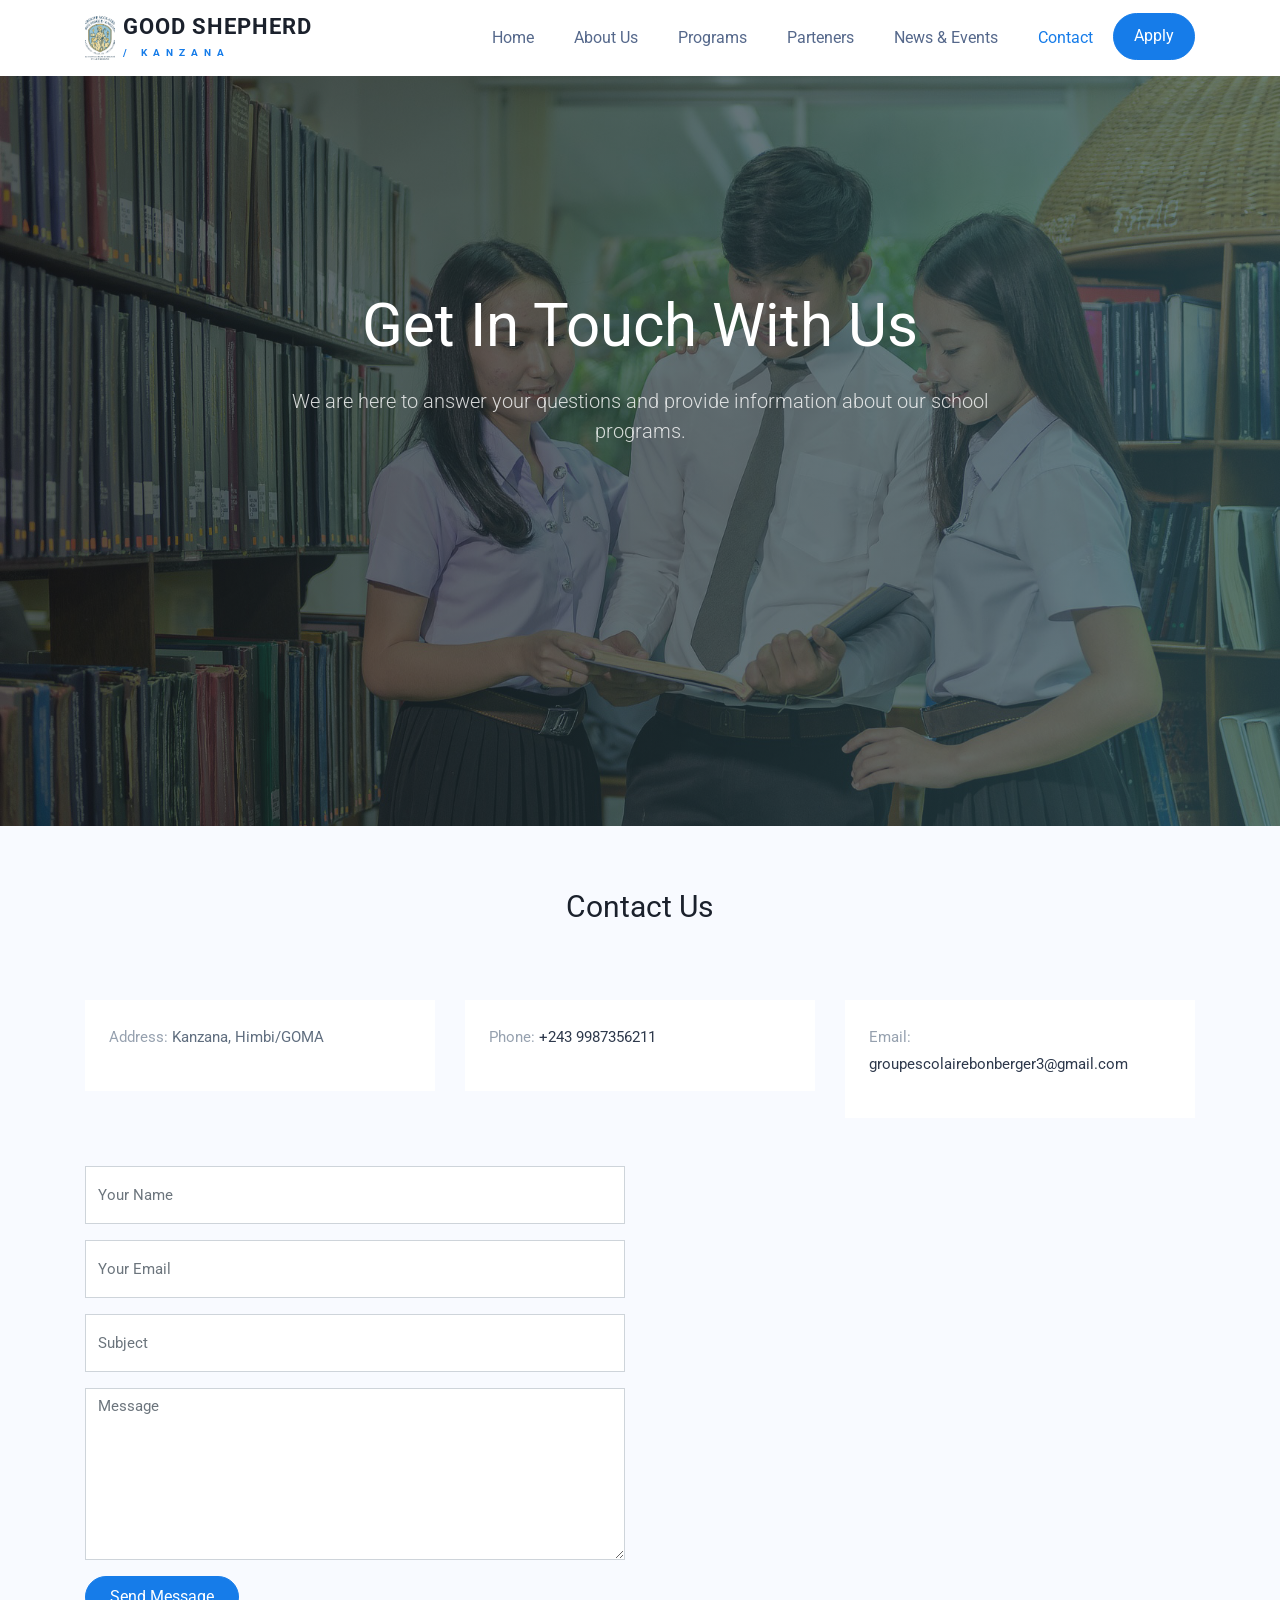
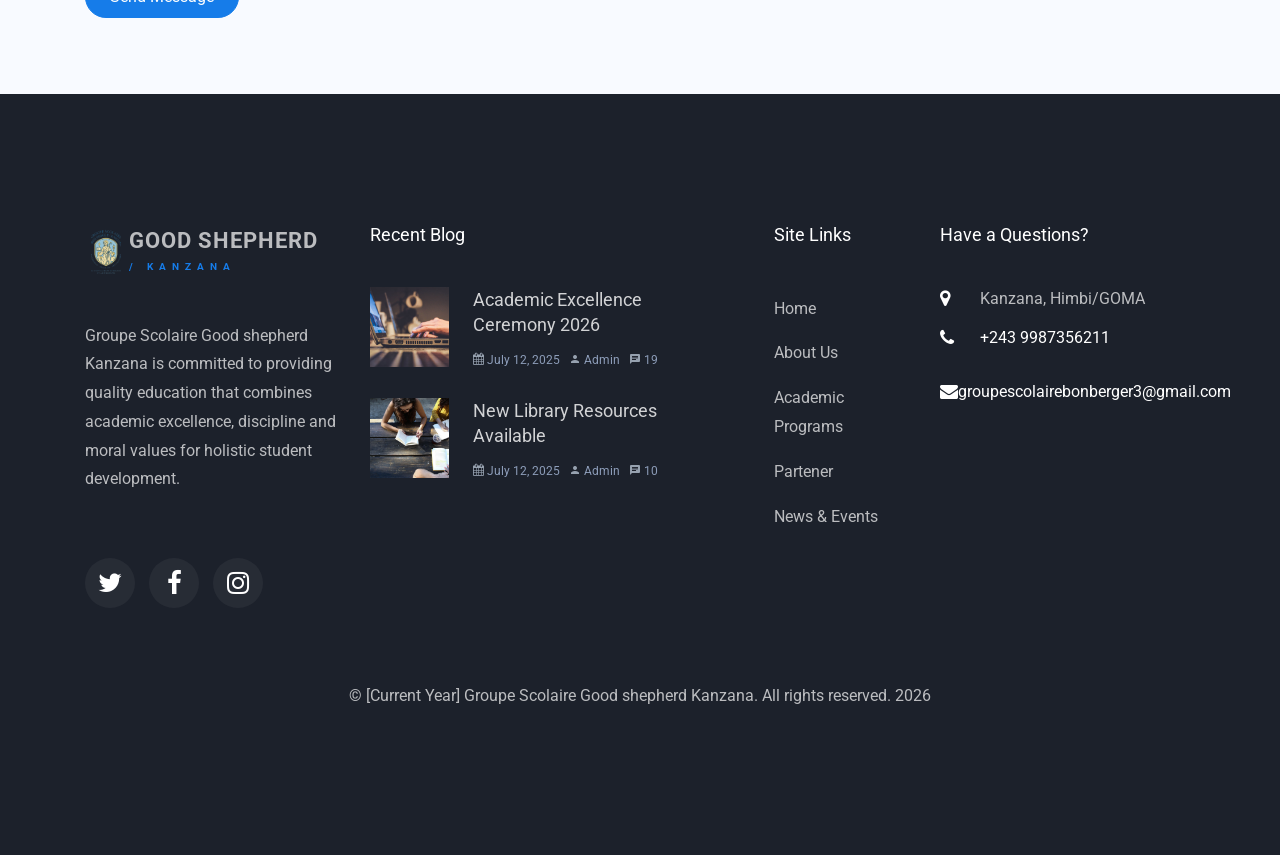
<file: contact.html>
<!doctype html>
<html lang="en">
  <head>
    <title>Contact - Good shepherd</title>
    <meta charset="utf-8" />
    <meta
      name="viewport"
      content="width=device-width, initial-scale=1, shrink-to-fit=no"
    />

    <link
      href="https://fonts.googleapis.com/css?family=Roboto:300,400,500,700"
      rel="stylesheet"
    />
    <link rel="icon" type="image/png" href="./images/pic1.png" />
    <link rel="stylesheet" href="css/open-iconic-bootstrap.min.css" />
    <link rel="stylesheet" href="css/animate.css" />
    <link rel="stylesheet" href="css/owl.carousel.min.css" />
    <link rel="stylesheet" href="css/owl.theme.default.min.css" />
    <link rel="stylesheet" href="css/magnific-popup.css" />
    <link rel="stylesheet" href="css/aos.css" />
    <link rel="stylesheet" href="css/ionicons.min.css" />
    <link rel="stylesheet" href="css/bootstrap-datepicker.css" />
    <link rel="stylesheet" href="css/jquery.timepicker.css" />
    <link rel="stylesheet" href="css/flaticon.css" />
    <link rel="stylesheet" href="css/icomoon.css" />
    <link rel="stylesheet" href="css/style.css" />

    <style>
      .map-responsive {
        overflow: hidden;
        padding-bottom: 0;
        position: relative;
        height: 450px;
      }
      .map-responsive iframe {
        position: absolute;
        top: 0;
        left: 0;
        width: 100%;
        height: 100%;
      }
      @media (max-width: 768px) {
        .map-responsive {
          height: 300px;
        }
      }
    </style>
  </head>

  <body>
    <!-- NAVBAR -->
    <nav
      class="navbar navbar-expand-lg navbar-dark ftco_navbar bg-dark ftco-navbar-light"
      id="ftco-navbar"
    >
      <div class="container">
        <a
          class="navbar-brand"
          href="index.html"
          style="display: flex; align-items: center; gap: 8px"
        >
          <img
            src="./images/pic1.png"
            alt=""
            style="width: 30px; height: 50px; object-fit: cover"
          />
          <div>Good shepherd <br /><small> / Kanzana</small></div>
        </a>
        <button
          class="navbar-toggler"
          type="button"
          data-toggle="collapse"
          data-target="#ftco-nav"
        >
          <span class="oi oi-menu"></span>
        </button>
        <div class="collapse navbar-collapse" id="ftco-nav">
          <ul class="navbar-nav ml-auto">
            <li class="nav-item">
              <a href="index.html" class="nav-link">Home</a>
            </li>
            <li class="nav-item">
              <a href="about.html" class="nav-link">About Us</a>
            </li>
            <li class="nav-item">
              <a href="program.html" class="nav-link">Programs</a>
            </li>
            <li class="nav-item">
              <a href="parten.html" class="nav-link">Parteners</a>
            </li>
            <li class="nav-item">
              <a href="news.html" class="nav-link">News & Events</a>
            </li>
            <li class="nav-item active">
              <a href="contact.html" class="nav-link">Contact</a>
            </li>
            <li class="nav-item cta">
              <a href="#" class="nav-link"><span>Apply</span></a>
            </li>
          </ul>
        </div>
      </div>
    </nav>
    <!-- END NAVBAR -->

    <!-- HERO SECTION -->
    <div
      class="hero-wrap"
      style="
        background-image: url(images/bg_1.jpg);
        background-attachment: fixed;
      "
    >
      <div class="overlay"></div>
      <div class="container">
        <div
          class="row no-gutters slider-text align-items-center justify-content-center"
        >
          <div class="col-md-8 ftco-animate text-center">
            <h1 class="mb-4">Get In Touch With Us</h1>
            <p>
              We are here to answer your questions and provide information about
              our school programs.
            </p>
          </div>
        </div>
      </div>
    </div>

    <!-- CONTACT FORM SECTION -->
    <section class="ftco-section contact-section bg-light">
      <div class="container">
        <div class="row justify-content-center mb-5">
          <div class="col-md-7 heading-section text-center ftco-animate">
            <h2 class="mb-4">Contact Us</h2>
          </div>
        </div>
        <div class="row d-flex contact-info mb-5">
          <div class="col-md-4 ftco-animate">
            <div class="info bg-white p-4">
              <p><span>Address:</span> Kanzana, Himbi/GOMA</p>
            </div>
          </div>
          <div class="col-md-4 ftco-animate">
            <div class="info bg-white p-4">
              <p>
                <span>Phone:</span>
                <a href="tel:+2439987356211">+243 9987356211</a>
              </p>
            </div>
          </div>
          <div class="col-md-4 ftco-animate">
            <div class="info bg-white p-4">
              <p>
                <span>Email:</span>
                <a href="mailto:groupescolairebonberger3@gmail.com"
                  >groupescolairebonberger3@gmail.com</a
                >
              </p>
            </div>
          </div>
        </div>

        <div class="row block-9">
          <div class="col-md-6 ftco-animate">
            <form action="#" class="contact-form">
              <div class="form-group">
                <input
                  type="text"
                  class="form-control"
                  placeholder="Your Name"
                  required
                />
              </div>
              <div class="form-group">
                <input
                  type="email"
                  class="form-control"
                  placeholder="Your Email"
                  required
                />
              </div>
              <div class="form-group">
                <input
                  type="text"
                  class="form-control"
                  placeholder="Subject"
                  required
                />
              </div>
              <div class="form-group">
                <textarea
                  name=""
                  id=""
                  cols="30"
                  rows="7"
                  class="form-control"
                  placeholder="Message"
                  required
                ></textarea>
              </div>
              <div class="form-group">
                <input
                  type="submit"
                  value="Send Message"
                  class="btn btn-primary py-2 px-4"
                />
              </div>
            </form>
          </div>
          <div class="col-md-6 ftco-animate">
            <div class="map-responsive">
              <iframe
                src="https://www.google.com/maps?q=Kanzana%20Himbi%20Goma&output=embed"
                width="100%"
                height="450"
                style="border: 0"
                allowfullscreen=""
                loading="lazy"
              >
              </iframe>
            </div>
          </div>
        </div>
      </div>
    </section>

    <!-- FOOTER -->
    <footer
      class="ftco-footer ftco-bg-dark ftco-section img"
      style="
        background-image: url(images/bg_2.jpg);
        background-attachment: fixed;
      "
    >
      <div class="overlay"></div>
      <div class="container">
        <div class="row mb-5">
          <div class="col-md-3">
            <div class="ftco-footer-widget mb-4">
              <h2>
                <a
                  class="navbar-brand"
                  href="index.html"
                  style="
                    display: flex;
                    align-items: center;
                    justify-content: center;
                    gap: 8px;
                  "
                >
                  <img
                    src="./images/pic1.png"
                    alt=""
                    style="width: 30px; height: 50px; object-fit: cover"
                  />
                  <div>Good shepherd <br /><small> / Kanzana</small></div>
                </a>
              </h2>
              <p>
                Groupe Scolaire Good shepherd Kanzana is committed to providing
                quality education that combines academic excellence, discipline
                and moral values for holistic student development.
              </p>
              <ul
                class="ftco-footer-social list-unstyled float-md-left float-lft mt-5"
              >
                <li class="ftco-animate">
                  <a href="#"><span class="icon-twitter"></span></a>
                </li>
                <li class="ftco-animate">
                  <a href="#"><span class="icon-facebook"></span></a>
                </li>
                <li class="ftco-animate">
                  <a href="#"><span class="icon-instagram"></span></a>
                </li>
              </ul>
            </div>
          </div>
          <div class="col-md-4">
            <div class="ftco-footer-widget mb-4">
              <h2 class="ftco-heading-2">Recent Blog</h2>
              <div class="block-21 mb-4 d-flex">
                <a
                  class="blog-img mr-4"
                  style="background-image: url(images/image_1.jpg)"
                ></a>
                <div class="text">
                  <h3 class="heading">
                    <a href="#">Academic Excellence Ceremony 2026</a>
                  </h3>
                  <div class="meta">
                    <div>
                      <a href="#"
                        ><span class="icon-calendar"></span> July 12, 2025</a
                      >
                    </div>
                    <div>
                      <a href="#"><span class="icon-person"></span> Admin</a>
                    </div>
                    <div>
                      <a href="#"><span class="icon-chat"></span> 19</a>
                    </div>
                  </div>
                </div>
              </div>
              <div class="block-21 mb-4 d-flex">
                <a
                  class="blog-img mr-4"
                  style="background-image: url(images/image_2.jpg)"
                ></a>
                <div class="text">
                  <h3 class="heading">
                    <a href="#">New Library Resources Available</a>
                  </h3>
                  <div class="meta">
                    <div>
                      <a href="#"
                        ><span class="icon-calendar"></span> July 12, 2025</a
                      >
                    </div>
                    <div>
                      <a href="#"><span class="icon-person"></span> Admin</a>
                    </div>
                    <div>
                      <a href="#"><span class="icon-chat"></span> 10</a>
                    </div>
                  </div>
                </div>
              </div>
            </div>
          </div>
          <div class="col-md-2">
            <div class="ftco-footer-widget mb-4 ml-md-4">
              <h2 class="ftco-heading-2">Site Links</h2>
              <ul class="list-unstyled">
                <li><a href="#" class="py-2 d-block">Home</a></li>
                <li><a href="#" class="py-2 d-block">About Us</a></li>
                <li><a href="#" class="py-2 d-block">Academic Programs</a></li>
                <li><a href="#" class="py-2 d-block">Partener</a></li>
                <li><a href="#" class="py-2 d-block">News & Events</a></li>
              </ul>
            </div>
          </div>
          <div class="col-md-3">
            <div class="ftco-footer-widget mb-4">
              <h2 class="ftco-heading-2">Have a Questions?</h2>
              <div class="block-23 mb-3">
                <ul>
                  <li>
                    <span class="icon icon-map-marker"></span
                    ><span class="text">Kanzana, Himbi/GOMA</span>
                  </li>
                  <li>
                    <a href="#"
                      ><span class="icon icon-phone"></span
                      ><span class="text">+243 9987356211</span></a
                    >
                  </li>
                  <li>
                    <a href="#"
                      ><span class="icon icon-envelope"></span
                      ><span class="text"
                        >groupescolairebonberger3@gmail.com</span
                      ></a
                    >
                  </li>
                </ul>
              </div>
            </div>
          </div>
        </div>
        <div class="row">
          <div class="col-md-12 text-center">
            <p>
              <!-- Link back to Colorlib can't be removed. Template is licensed under CC BY 3.0. -->
              © [Current Year] Groupe Scolaire Good shepherd Kanzana. All rights
              reserved.
              <script>
                document.write(new Date().getFullYear());
              </script>
            </p>
          </div>
        </div>
      </div>
    </footer>

    <script src="js/jquery.min.js"></script>
    <script src="js/jquery-migrate-3.0.1.min.js"></script>
    <script src="js/popper.min.js"></script>
    <script src="js/bootstrap.min.js"></script>
    <script src="js/jquery.easing.1.3.js"></script>
    <script src="js/jquery.waypoints.min.js"></script>
    <script src="js/jquery.stellar.min.js"></script>
    <script src="js/owl.carousel.min.js"></script>
    <script src="js/jquery.magnific-popup.min.js"></script>
    <script src="js/aos.js"></script>
    <script src="js/jquery.animateNumber.min.js"></script>
    <script src="js/bootstrap-datepicker.js"></script>
    <script src="js/jquery.timepicker.min.js"></script>
    <script src="js/scrollax.min.js"></script>
    <script src="js/main.js"></script>
  </body>
</html>
</file>
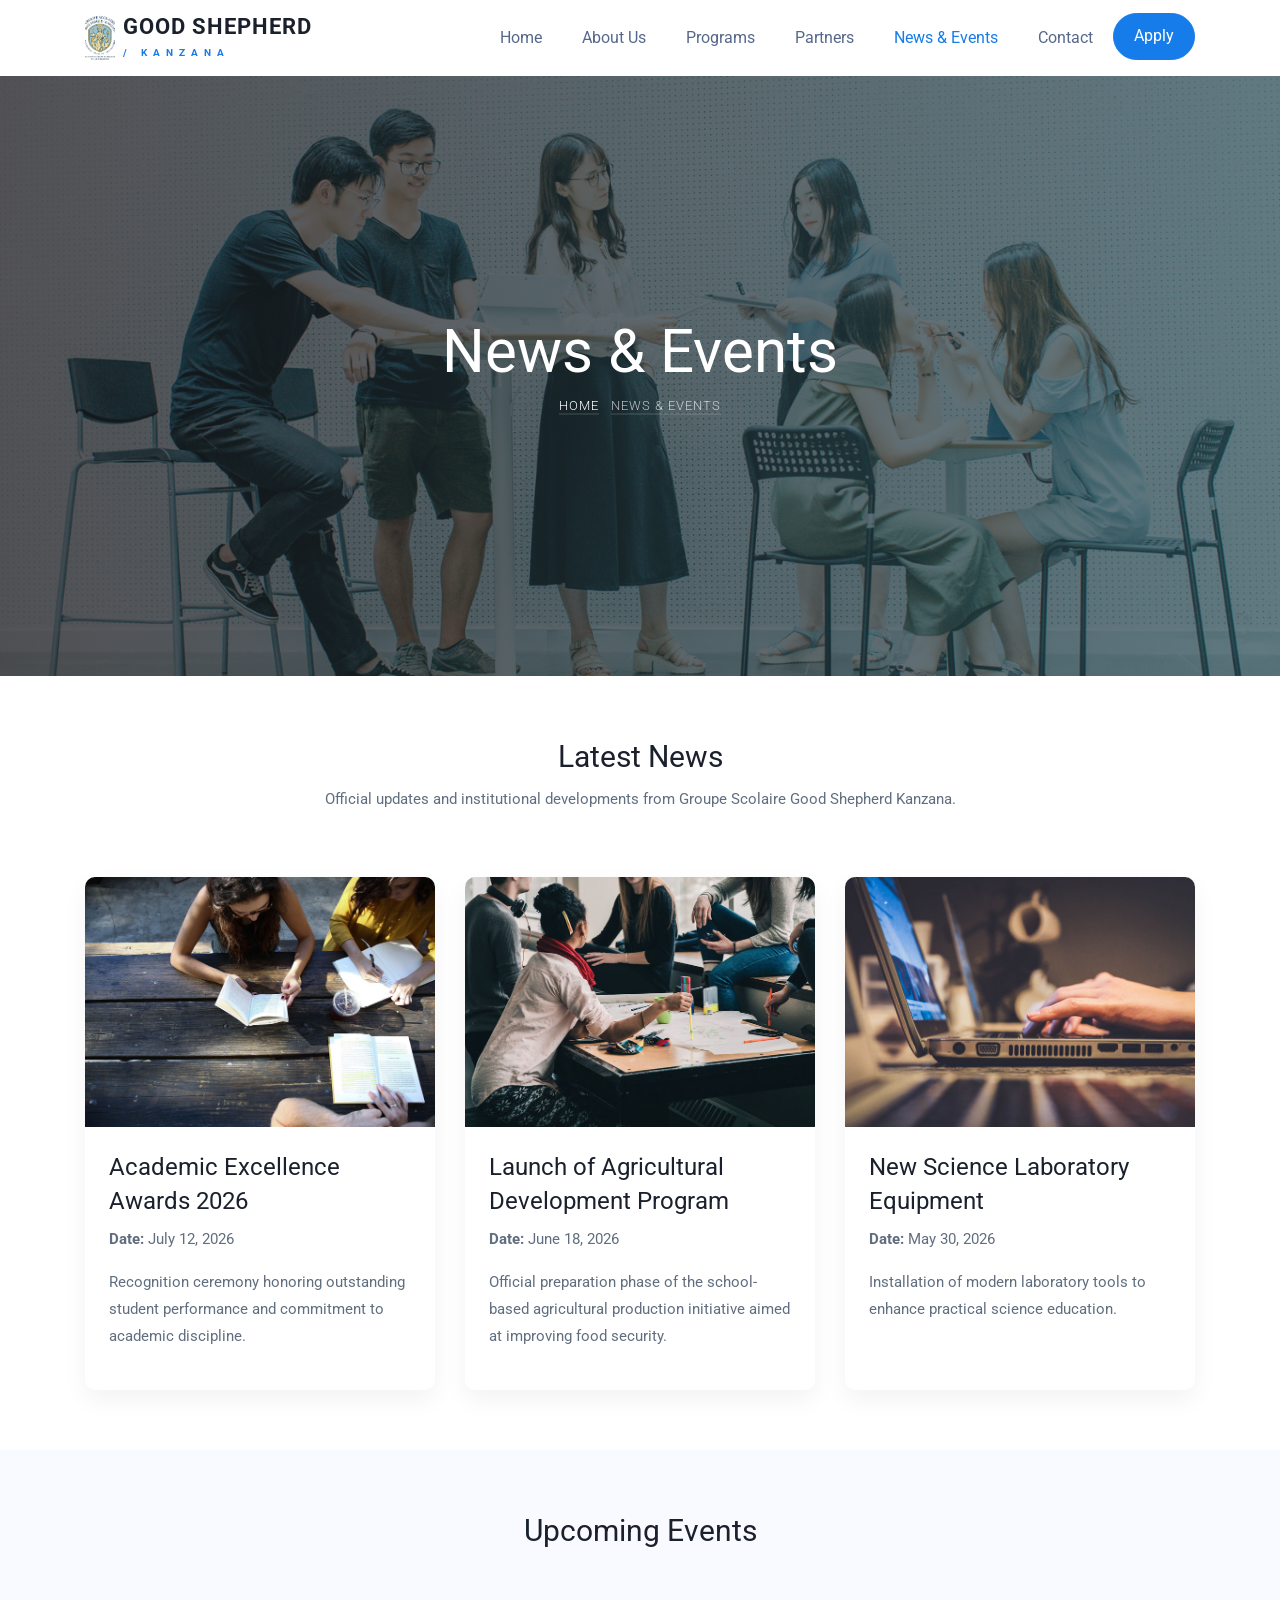
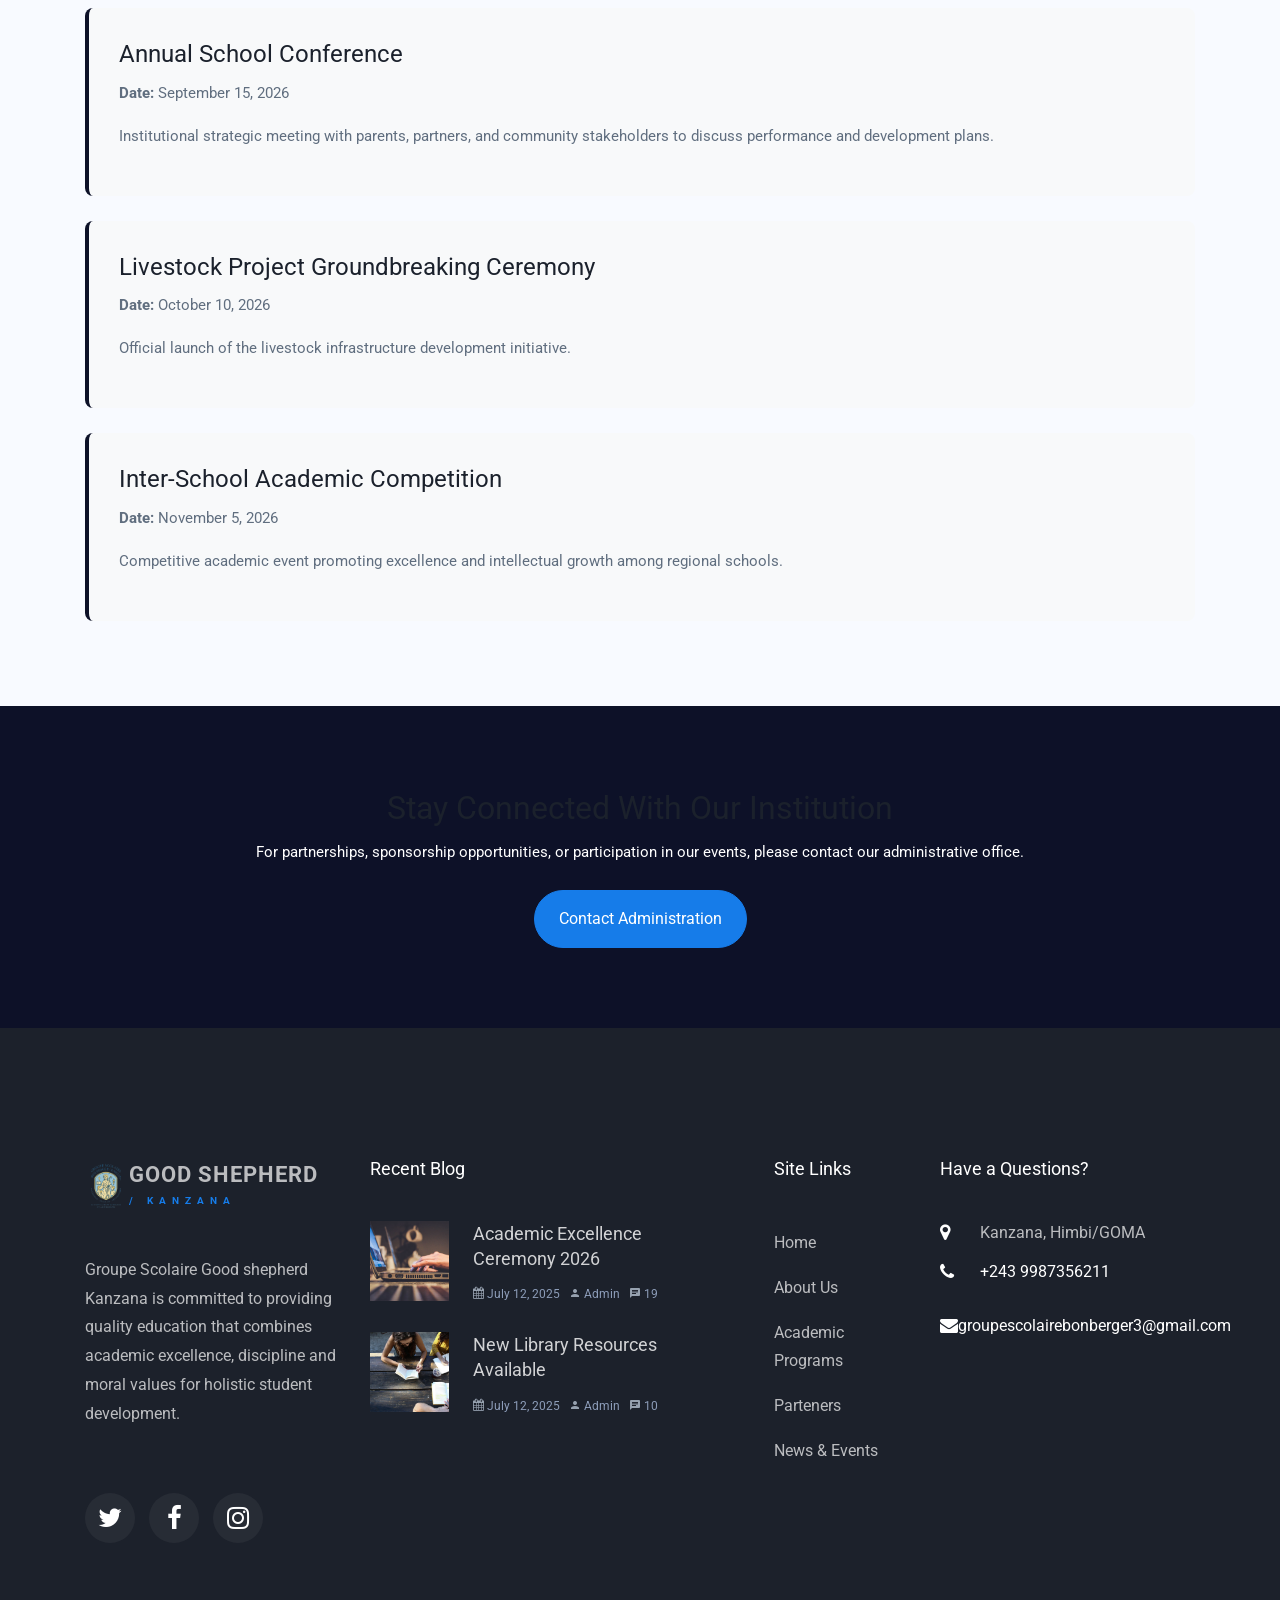
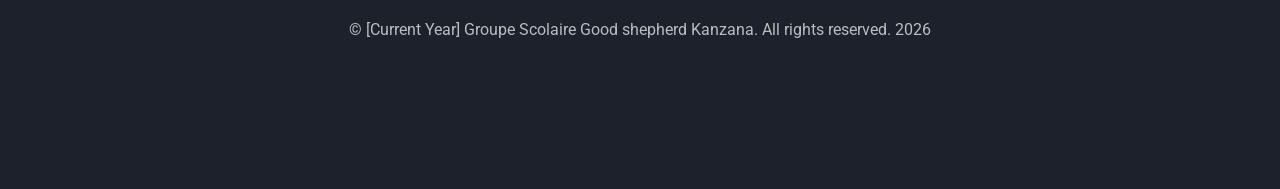
<file: news.html>
<!doctype html>
<html lang="en">
  <head>
    <title>News & Events - Good shepherd Kanzana</title>
    <meta charset="utf-8" />
    <meta
      name="viewport"
      content="width=device-width, initial-scale=1, shrink-to-fit=no"
    />

    <link
      href="https://fonts.googleapis.com/css?family=Roboto:300,400,500,700"
      rel="stylesheet"
    />
    <link rel="icon" type="image/png" href="./images/pic1.png" />

    <link rel="stylesheet" href="css/open-iconic-bootstrap.min.css" />
    <link rel="stylesheet" href="css/animate.css" />
    <link rel="stylesheet" href="css/owl.carousel.min.css" />
    <link rel="stylesheet" href="css/owl.theme.default.min.css" />
    <link rel="stylesheet" href="css/magnific-popup.css" />
    <link rel="stylesheet" href="css/aos.css" />
    <link rel="stylesheet" href="css/ionicons.min.css" />
    <link rel="stylesheet" href="css/bootstrap-datepicker.css" />
    <link rel="stylesheet" href="css/jquery.timepicker.css" />
    <link rel="stylesheet" href="css/flaticon.css" />
    <link rel="stylesheet" href="css/icomoon.css" />
    <link rel="stylesheet" href="css/style.css" />

    <style>
      .news-card {
        background: #fff;
        border-radius: 10px;
        overflow: hidden;
        box-shadow: 0 10px 25px rgba(0, 0, 0, 0.05);
        transition: 0.3s ease;
        height: 100%;
      }

      .news-card:hover {
        transform: translateY(-8px);
        box-shadow: 0 15px 35px rgba(0, 0, 0, 0.1);
      }

      .news-img {
        height: 250px;
        object-fit: cover;
        width: 100%;
      }

      .event-box {
        background: #f8f9fa;
        padding: 30px;
        border-left: 4px solid #0d1128;
        margin-bottom: 25px;
        border-radius: 8px;
      }

      .cta-section {
        background: #0d1128;
        color: white;
        padding: 80px 0;
      }
    </style>
  </head>

  <body>
    <!-- NAVBAR -->
    <nav
      class="navbar navbar-expand-lg navbar-dark ftco_navbar bg-dark ftco-navbar-light"
      id="ftco-navbar"
    >
      <div class="container">
        <a
          class="navbar-brand"
          href="index.html"
          style="display: flex; align-items: center; gap: 8px"
        >
          <img
            src="./images/pic1.png"
            style="width: 30px; height: 50px; object-fit: cover"
          />
          <div>Good Shepherd <br /><small>/ Kanzana</small></div>
        </a>

        <button
          class="navbar-toggler"
          type="button"
          data-toggle="collapse"
          data-target="#ftco-nav"
        >
          <span class="oi oi-menu"></span>
        </button>

        <div class="collapse navbar-collapse" id="ftco-nav">
          <ul class="navbar-nav ml-auto">
            <li class="nav-item">
              <a href="index.html" class="nav-link">Home</a>
            </li>
            <li class="nav-item">
              <a href="about.html" class="nav-link">About Us</a>
            </li>
            <li class="nav-item">
              <a href="program.html" class="nav-link">Programs</a>
            </li>
            <li class="nav-item">
              <a href="parten.html" class="nav-link">Partners</a>
            </li>
            <li class="nav-item active">
              <a href="news.html" class="nav-link">News & Events</a>
            </li>
            <li class="nav-item">
              <a href="contact.html" class="nav-link">Contact</a>
            </li>
            <li class="nav-item cta">
              <a href="#" class="nav-link"><span>Apply</span></a>
            </li>
          </ul>
        </div>
      </div>
    </nav>

    <!-- HERO -->
    <section
      class="hero-wrap hero-wrap-2"
      style="background-image: url(&quot;images/bg_2.jpg&quot;)"
    >
      <div class="overlay"></div>
      <div class="container">
        <div
          class="row no-gutters slider-text align-items-center justify-content-center"
        >
          <div class="col-md-9 text-center ftco-animate">
            <h1 class="mb-2">News & Events</h1>
            <p class="breadcrumbs">
              <span class="mr-2"><a href="index.html">Home</a></span>
              <span>News & Events</span>
            </p>
          </div>
        </div>
      </div>
    </section>

    <!-- NEWS SECTION -->
    <section class="ftco-section">
      <div class="container">
        <div class="row justify-content-center mb-5">
          <div class="col-md-8 heading-section text-center ftco-animate">
            <h2>Latest News</h2>
            <p>
              Official updates and institutional developments from Groupe
              Scolaire Good Shepherd Kanzana.
            </p>
          </div>
        </div>

        <div class="row">
          <!-- NEWS 1 -->
          <div class="col-md-4 ftco-animate">
            <div class="news-card">
              <img src="images/image_2.jpg" class="news-img" alt="" />
              <div class="p-4">
                <h4>Academic Excellence Awards 2026</h4>
                <p><strong>Date:</strong> July 12, 2026</p>
                <p>
                  Recognition ceremony honoring outstanding student performance
                  and commitment to academic discipline.
                </p>
              </div>
            </div>
          </div>

          <!-- NEWS 2 -->
          <div class="col-md-4 ftco-animate">
            <div class="news-card">
              <img src="images/event-3.jpg" class="news-img" alt="" />
              <div class="p-4">
                <h4>Launch of Agricultural Development Program</h4>
                <p><strong>Date:</strong> June 18, 2026</p>
                <p>
                  Official preparation phase of the school-based agricultural
                  production initiative aimed at improving food security.
                </p>
              </div>
            </div>
          </div>

          <!-- NEWS 3 -->
          <div class="col-md-4 ftco-animate">
            <div class="news-card">
              <img src="images/image_1.jpg" class="news-img" alt="" />
              <div class="p-4">
                <h4>New Science Laboratory Equipment</h4>
                <p><strong>Date:</strong> May 30, 2026</p>
                <p>
                  Installation of modern laboratory tools to enhance practical
                  science education.
                </p>
              </div>
            </div>
          </div>
        </div>
      </div>
    </section>

    <!-- EVENTS SECTION -->
    <section class="ftco-section bg-light">
      <div class="container">
        <div class="row justify-content-center mb-5">
          <div class="col-md-8 heading-section text-center ftco-animate">
            <h2>Upcoming Events</h2>
          </div>
        </div>

        <div class="event-box ftco-animate">
          <h4>Annual School Conference</h4>
          <p><strong>Date:</strong> September 15, 2026</p>
          <p>
            Institutional strategic meeting with parents, partners, and
            community stakeholders to discuss performance and development plans.
          </p>
        </div>

        <div class="event-box ftco-animate">
          <h4>Livestock Project Groundbreaking Ceremony</h4>
          <p><strong>Date:</strong> October 10, 2026</p>
          <p>
            Official launch of the livestock infrastructure development
            initiative.
          </p>
        </div>

        <div class="event-box ftco-animate">
          <h4>Inter-School Academic Competition</h4>
          <p><strong>Date:</strong> November 5, 2026</p>
          <p>
            Competitive academic event promoting excellence and intellectual
            growth among regional schools.
          </p>
        </div>
      </div>
    </section>

    <!-- CTA -->
    <section class="cta-section text-center">
      <div class="container">
        <h2>Stay Connected With Our Institution</h2>
        <p class="mb-4">
          For partnerships, sponsorship opportunities, or participation in our
          events, please contact our administrative office.
        </p>
        <a href="contact.html" class="btn btn-primary px-4 py-3"
          >Contact Administration</a
        >
      </div>
    </section>

    <!-- FOOTER -->
    <footer
      class="ftco-footer ftco-bg-dark ftco-section img"
      style="
        background-image: url(images/bg_2.jpg);
        background-attachment: fixed;
      "
    >
      <div class="overlay"></div>
      <div class="container">
        <div class="row mb-5">
          <div class="col-md-3">
            <div class="ftco-footer-widget mb-4">
              <h2>
                <a
                  class="navbar-brand"
                  href="index.html"
                  style="
                    display: flex;
                    align-items: center;
                    justify-content: center;
                    gap: 8px;
                  "
                >
                  <img
                    src="./images/pic1.png"
                    alt=""
                    style="width: 30px; height: 50px; object-fit: cover"
                  />
                  <div>Good shepherd <br /><small> / Kanzana</small></div>
                </a>
              </h2>
              <p>
                Groupe Scolaire Good shepherd Kanzana is committed to providing
                quality education that combines academic excellence, discipline
                and moral values for holistic student development.
              </p>
              <ul
                class="ftco-footer-social list-unstyled float-md-left float-lft mt-5"
              >
                <li class="ftco-animate">
                  <a href="#"><span class="icon-twitter"></span></a>
                </li>
                <li class="ftco-animate">
                  <a href="#"><span class="icon-facebook"></span></a>
                </li>
                <li class="ftco-animate">
                  <a href="#"><span class="icon-instagram"></span></a>
                </li>
              </ul>
            </div>
          </div>
          <div class="col-md-4">
            <div class="ftco-footer-widget mb-4">
              <h2 class="ftco-heading-2">Recent Blog</h2>
              <div class="block-21 mb-4 d-flex">
                <a
                  class="blog-img mr-4"
                  style="background-image: url(images/image_1.jpg)"
                ></a>
                <div class="text">
                  <h3 class="heading">
                    <a href="#">Academic Excellence Ceremony 2026</a>
                  </h3>
                  <div class="meta">
                    <div>
                      <a href="#"
                        ><span class="icon-calendar"></span> July 12, 2025</a
                      >
                    </div>
                    <div>
                      <a href="#"><span class="icon-person"></span> Admin</a>
                    </div>
                    <div>
                      <a href="#"><span class="icon-chat"></span> 19</a>
                    </div>
                  </div>
                </div>
              </div>
              <div class="block-21 mb-4 d-flex">
                <a
                  class="blog-img mr-4"
                  style="background-image: url(images/image_2.jpg)"
                ></a>
                <div class="text">
                  <h3 class="heading">
                    <a href="#">New Library Resources Available</a>
                  </h3>
                  <div class="meta">
                    <div>
                      <a href="#"
                        ><span class="icon-calendar"></span> July 12, 2025</a
                      >
                    </div>
                    <div>
                      <a href="#"><span class="icon-person"></span> Admin</a>
                    </div>
                    <div>
                      <a href="#"><span class="icon-chat"></span> 10</a>
                    </div>
                  </div>
                </div>
              </div>
            </div>
          </div>
          <div class="col-md-2">
            <div class="ftco-footer-widget mb-4 ml-md-4">
              <h2 class="ftco-heading-2">Site Links</h2>
              <ul class="list-unstyled">
                <li><a href="./index.html" class="py-2 d-block">Home</a></li>
                <li>
                  <a href="./about.html" class="py-2 d-block">About Us</a>
                </li>
                <li>
                  <a href="./program.html" class="py-2 d-block"
                    >Academic Programs</a
                  >
                </li>
                <li>
                  <a href="./parten.html" class="py-2 d-block">Parteners</a>
                </li>
                <li>
                  <a href="./news.html" class="py-2 d-block">News & Events</a>
                </li>
              </ul>
            </div>
          </div>
          <div class="col-md-3">
            <div class="ftco-footer-widget mb-4">
              <h2 class="ftco-heading-2">Have a Questions?</h2>
              <div class="block-23 mb-3">
                <ul>
                  <li>
                    <span class="icon icon-map-marker"></span
                    ><span class="text">Kanzana, Himbi/GOMA</span>
                  </li>
                  <li>
                    <a href="#"
                      ><span class="icon icon-phone"></span
                      ><span class="text">+243 9987356211</span></a
                    >
                  </li>
                  <li>
                    <a href="#"
                      ><span class="icon icon-envelope"></span
                      ><span class="text"
                        >groupescolairebonberger3@gmail.com</span
                      ></a
                    >
                  </li>
                </ul>
              </div>
            </div>
          </div>
        </div>
        <div class="row">
          <div class="col-md-12 text-center">
            <p>
              <!-- Link back to Colorlib can't be removed. Template is licensed under CC BY 3.0. -->
              © [Current Year] Groupe Scolaire Good shepherd Kanzana. All rights
              reserved.
              <script>
                document.write(new Date().getFullYear());
              </script>
            </p>
          </div>
        </div>
      </div>
    </footer>

    <script src="js/jquery.min.js"></script>
    <script src="js/jquery-migrate-3.0.1.min.js"></script>
    <script src="js/popper.min.js"></script>
    <script src="js/bootstrap.min.js"></script>
    <script src="js/jquery.easing.1.3.js"></script>
    <script src="js/jquery.waypoints.min.js"></script>
    <script src="js/jquery.stellar.min.js"></script>
    <script src="js/owl.carousel.min.js"></script>
    <script src="js/jquery.magnific-popup.min.js"></script>
    <script src="js/aos.js"></script>
    <script src="js/jquery.animateNumber.min.js"></script>
    <script src="js/bootstrap-datepicker.js"></script>
    <script src="js/jquery.timepicker.min.js"></script>
    <script src="js/scrollax.min.js"></script>
    <script src="js/main.js"></script>
  </body>
</html>
</file>
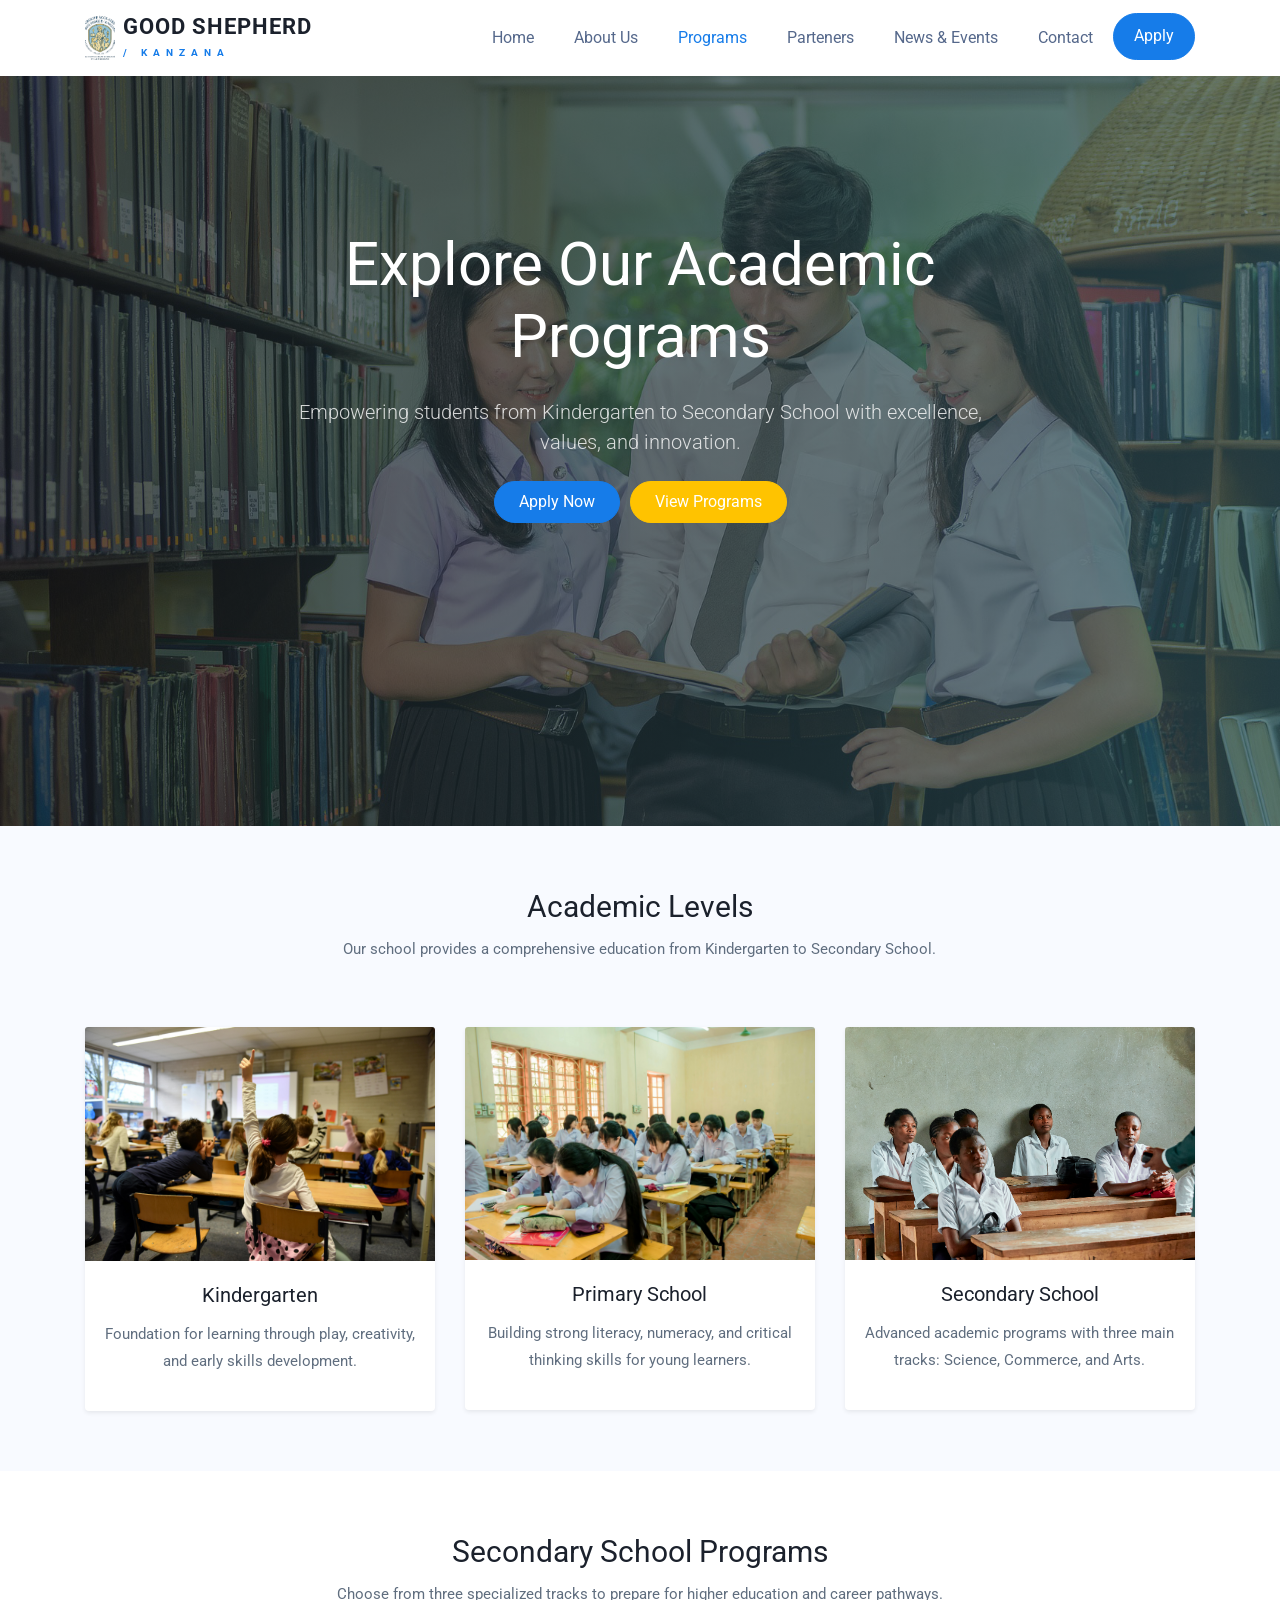
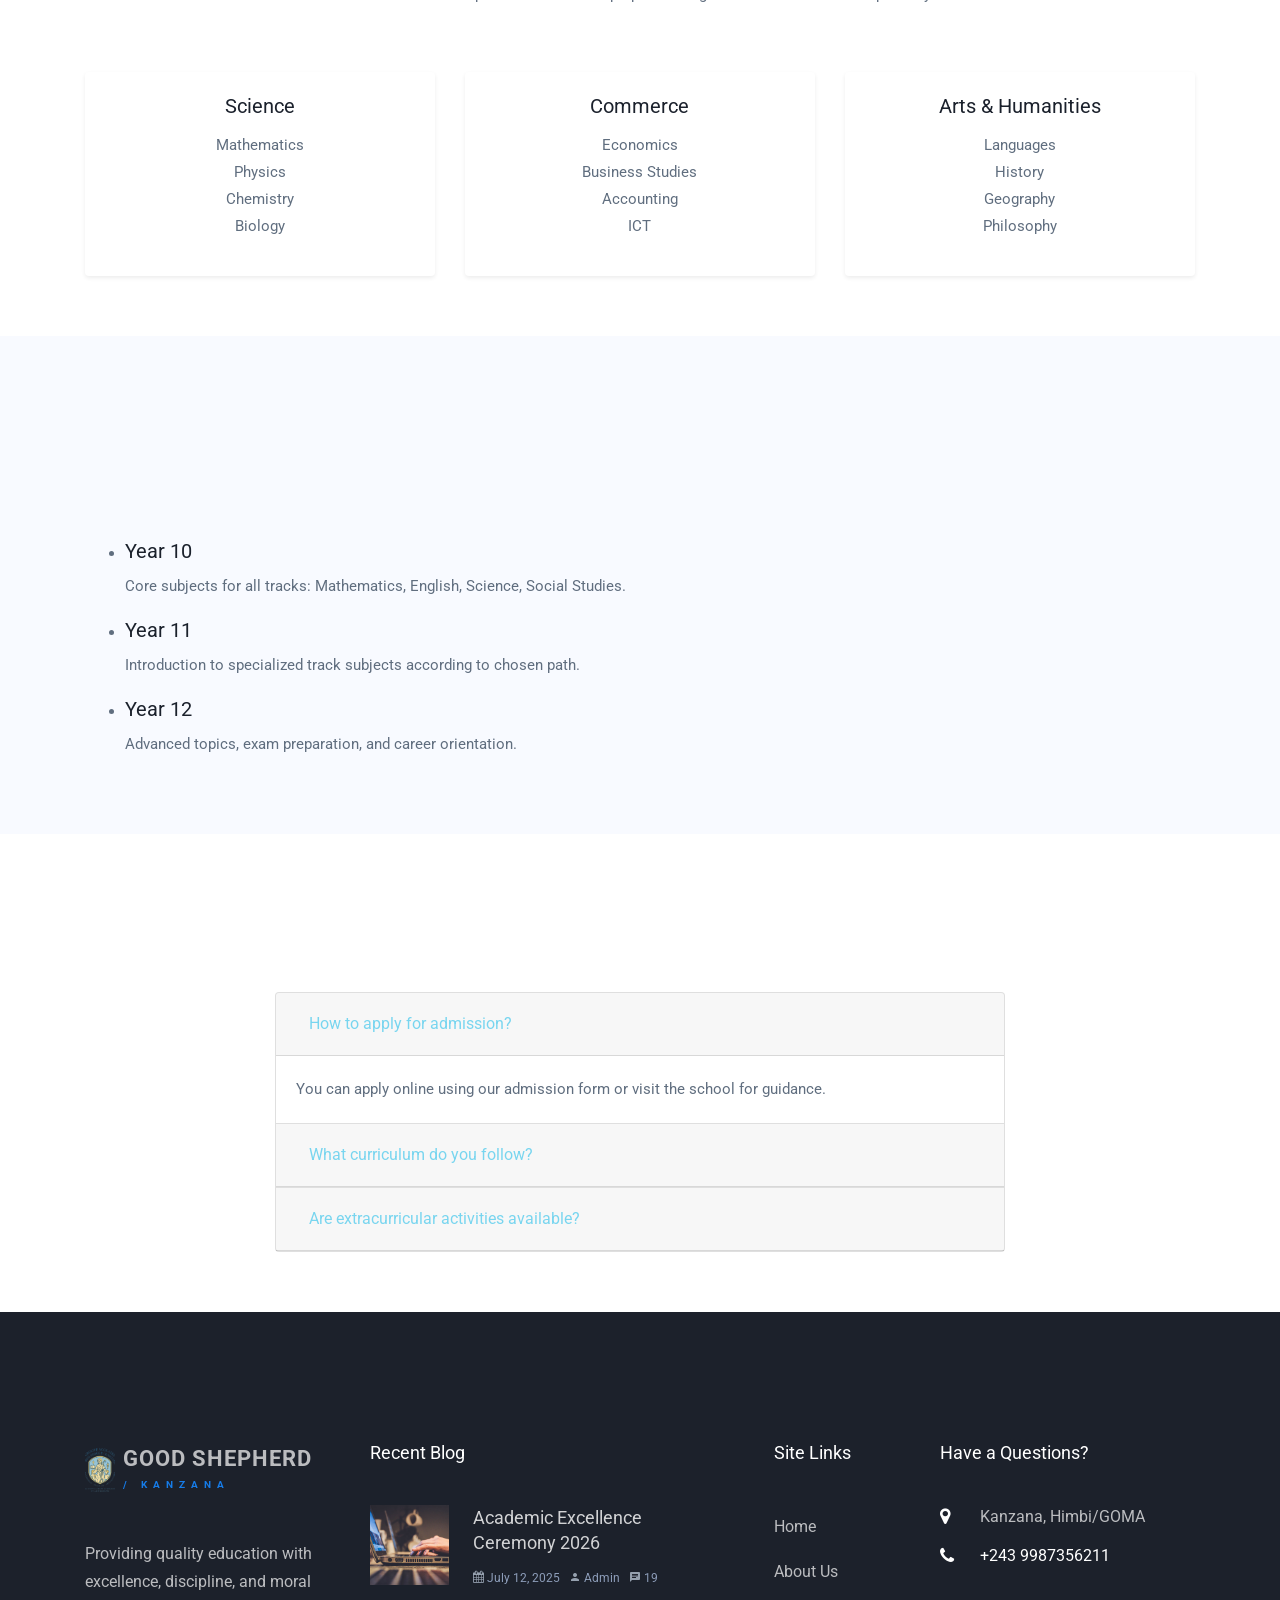
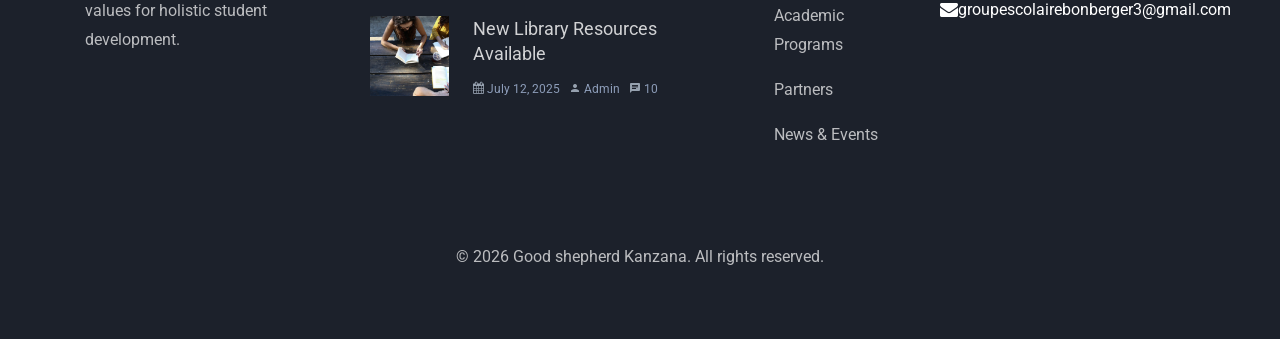
<file: program.html>
<!doctype html>
<html lang="en">
  <head>
    <title>Good shepherd - Academic Programs</title>
    <meta charset="utf-8" />
    <meta
      name="viewport"
      content="width=device-width, initial-scale=1, shrink-to-fit=no"
    />

    <link
      href="https://fonts.googleapis.com/css?family=Roboto:300,400,500,700"
      rel="stylesheet"
    />
    <link rel="icon" type="image/png" href="./images/pic1.png" />
    <link rel="stylesheet" href="css/open-iconic-bootstrap.min.css" />
    <link rel="stylesheet" href="css/animate.css" />
    <link rel="stylesheet" href="css/owl.carousel.min.css" />
    <link rel="stylesheet" href="css/owl.theme.default.min.css" />
    <link rel="stylesheet" href="css/magnific-popup.css" />
    <link rel="stylesheet" href="css/aos.css" />
    <link rel="stylesheet" href="css/ionicons.min.css" />
    <link rel="stylesheet" href="css/bootstrap-datepicker.css" />
    <link rel="stylesheet" href="css/jquery.timepicker.css" />
    <link rel="stylesheet" href="css/flaticon.css" />
    <link rel="stylesheet" href="css/icomoon.css" />
    <link rel="stylesheet" href="css/style.css" />
  </head>

  <body>
    <!-- NAVBAR -->
    <nav
      class="navbar navbar-expand-lg navbar-dark ftco_navbar bg-dark ftco-navbar-light"
      id="ftco-navbar"
    >
      <div class="container">
        <a
          class="navbar-brand"
          href="index.html"
          style="
            display: flex;
            align-items: center;
            justify-content: center;
            gap: 8px;
          "
        >
          <img
            src="./images/pic1.png"
            alt=""
            style="width: 30px; height: 50px; object-fit: cover"
          />
          <div>Good shepherd <br /><small> / Kanzana</small></div>
        </a>
        <button
          class="navbar-toggler"
          type="button"
          data-toggle="collapse"
          data-target="#ftco-nav"
          aria-controls="ftco-nav"
          aria-expanded="false"
          aria-label="Toggle navigation"
        >
          <span class="oi oi-menu"></span>
        </button>

        <div class="collapse navbar-collapse" id="ftco-nav">
          <ul class="navbar-nav ml-auto">
            <li class="nav-item">
              <a href="index.html" class="nav-link">Home</a>
            </li>
            <li class="nav-item">
              <a href="about.html" class="nav-link">About Us</a>
            </li>
            <li class="nav-item active">
              <a href="program.html" class="nav-link">Programs</a>
            </li>
            <li class="nav-item">
              <a href="parten.html" class="nav-link">Parteners</a>
            </li>
            <li class="nav-item">
              <a href="./news.html" class="nav-link">News & Events</a>
            </li>
            <li class="nav-item">
              <a href="#" class="nav-link">Contact</a>
            </li>
            <li class="nav-item cta">
              <a href="#" class="nav-link"><span>Apply</span></a>
            </li>
          </ul>
        </div>
      </div>
    </nav>
    <!-- END NAVBAR -->

    <!-- HERO SECTION -->
    <div
      class="hero-wrap"
      style="
        background-image: url(images/bg_1.jpg);
        background-attachment: fixed;
      "
    >
      <div class="overlay"></div>
      <div class="container">
        <div
          class="row no-gutters slider-text align-items-center justify-content-center"
          data-scrollax-parent="true"
        >
          <div class="col-md-8 ftco-animate text-center">
            <h1 class="mb-4">Explore Our Academic Programs</h1>
            <p class="mb-4">
              Empowering students from Kindergarten to Secondary School with
              excellence, values, and innovation.
            </p>
            <div
              class="progm d-flex flex-column flex-md-row justify-content-center"
              style="gap: 10px"
            >
              <a href="#" class="btn btn-primary px-4 py-2">Apply Now</a>
              <a href="#" class="btn btn-secondary px-4 py-2">View Programs</a>
            </div>
          </div>
        </div>
      </div>
    </div>
    <!-- END HERO -->

    <!-- ACADEMIC LEVELS -->
    <section class="ftco-section bg-light">
      <div class="container">
        <div class="row justify-content-center mb-5">
          <div class="col-md-7 text-center heading-section ftco-animate">
            <h2>Academic Levels</h2>
            <p>
              Our school provides a comprehensive education from Kindergarten to
              Secondary School.
            </p>
          </div>
        </div>
        <div class="row">
          <!-- Kindergarten -->
          <div class="col-md-4 ftco-animate">
            <div class="card border-0 shadow-sm hover-shadow">
              <img
                class="card-img-top"
                src="images/course-1.jpg"
                alt="Kindergarten"
              />
              <div class="card-body text-center">
                <h5 class="card-title">Kindergarten</h5>
                <p>
                  Foundation for learning through play, creativity, and early
                  skills development.
                </p>
              </div>
            </div>
          </div>
          <!-- Primary -->
          <div class="col-md-4 ftco-animate">
            <div class="card border-0 shadow-sm hover-shadow">
              <img
                class="card-img-top"
                src="images/course-2.jpg"
                alt="Primary School"
              />
              <div class="card-body text-center">
                <h5 class="card-title">Primary School</h5>
                <p>
                  Building strong literacy, numeracy, and critical thinking
                  skills for young learners.
                </p>
              </div>
            </div>
          </div>
          <!-- Secondary -->
          <div class="col-md-4 ftco-animate">
            <div class="card border-0 shadow-sm hover-shadow">
              <img
                class="card-img-top"
                src="images/course-3.jpg"
                alt="Secondary School"
              />
              <div class="card-body text-center">
                <h5 class="card-title">Secondary School</h5>
                <p>
                  Advanced academic programs with three main tracks: Science,
                  Commerce, and Arts.
                </p>
              </div>
            </div>
          </div>
        </div>
      </div>
    </section>
    <!-- END ACADEMIC LEVELS -->

    <!-- CURRICULUM DETAILS -->
    <section class="ftco-section">
      <div class="container">
        <div class="row justify-content-center mb-5">
          <div class="col-md-7 text-center heading-section ftco-animate">
            <h2>Secondary School Programs</h2>
            <p>
              Choose from three specialized tracks to prepare for higher
              education and career pathways.
            </p>
          </div>
        </div>
        <div class="row">
          <!-- Science Track -->
          <div class="col-md-4 ftco-animate">
            <div class="card border-0 shadow-sm hover-shadow">
              <div class="card-body text-center">
                <h5 class="card-title">Science</h5>
                <ul class="list-unstyled">
                  <li>Mathematics</li>
                  <li>Physics</li>
                  <li>Chemistry</li>
                  <li>Biology</li>
                </ul>
              </div>
            </div>
          </div>
          <!-- Commerce Track -->
          <div class="col-md-4 ftco-animate">
            <div class="card border-0 shadow-sm hover-shadow">
              <div class="card-body text-center">
                <h5 class="card-title">Commerce</h5>
                <ul class="list-unstyled">
                  <li>Economics</li>
                  <li>Business Studies</li>
                  <li>Accounting</li>
                  <li>ICT</li>
                </ul>
              </div>
            </div>
          </div>
          <!-- Arts Track -->
          <div class="col-md-4 ftco-animate">
            <div class="card border-0 shadow-sm hover-shadow">
              <div class="card-body text-center">
                <h5 class="card-title">Arts & Humanities</h5>
                <ul class="list-unstyled">
                  <li>Languages</li>
                  <li>History</li>
                  <li>Geography</li>
                  <li>Philosophy</li>
                </ul>
              </div>
            </div>
          </div>
        </div>
      </div>
    </section>
    <!-- END CURRICULUM -->

    <!-- TIMELINE -->
    <section class="ftco-section bg-light">
      <div class="container">
        <div class="row justify-content-center mb-5">
          <div class="col-md-7 text-center heading-section ftco-animate">
            <h2>Secondary School Academic Path</h2>
            <p>
              Visual guide from Year 10 to Year 12, showing subjects and
              specialization milestones.
            </p>
          </div>
        </div>
        <div class="row">
          <div class="col-md-12">
            <ul class="timeline">
              <li>
                <h5>Year 10</h5>
                <p>
                  Core subjects for all tracks: Mathematics, English, Science,
                  Social Studies.
                </p>
              </li>
              <li>
                <h5>Year 11</h5>
                <p>
                  Introduction to specialized track subjects according to chosen
                  path.
                </p>
              </li>
              <li>
                <h5>Year 12</h5>
                <p>
                  Advanced topics, exam preparation, and career orientation.
                </p>
              </li>
            </ul>
          </div>
        </div>
      </div>
    </section>
    <!-- END TIMELINE -->

    <!-- FAQ SECTION -->
    <section class="ftco-section">
      <div class="container">
        <div class="row justify-content-center mb-5">
          <div class="col-md-7 text-center heading-section ftco-animate">
            <h2>Frequently Asked Questions</h2>
          </div>
        </div>
        <div class="row">
          <div class="col-md-8 mx-auto">
            <div class="accordion" id="faqAccordion">
              <div class="card">
                <div class="card-header" id="faq1">
                  <h5 class="mb-0">
                    <button
                      class="btn btn-link"
                      type="button"
                      data-toggle="collapse"
                      data-target="#collapse1"
                      aria-expanded="true"
                      aria-controls="collapse1"
                    >
                      How to apply for admission?
                    </button>
                  </h5>
                </div>
                <div
                  id="collapse1"
                  class="collapse show"
                  aria-labelledby="faq1"
                  data-parent="#faqAccordion"
                >
                  <div class="card-body">
                    You can apply online using our admission form or visit the
                    school for guidance.
                  </div>
                </div>
              </div>
              <div class="card">
                <div class="card-header" id="faq2">
                  <h5 class="mb-0">
                    <button
                      class="btn btn-link collapsed"
                      type="button"
                      data-toggle="collapse"
                      data-target="#collapse2"
                      aria-expanded="false"
                      aria-controls="collapse2"
                    >
                      What curriculum do you follow?
                    </button>
                  </h5>
                </div>
                <div
                  id="collapse2"
                  class="collapse"
                  aria-labelledby="faq2"
                  data-parent="#faqAccordion"
                >
                  <div class="card-body">
                    We follow a national curriculum enriched with international
                    programs and extracurricular activities.
                  </div>
                </div>
              </div>
              <div class="card">
                <div class="card-header" id="faq3">
                  <h5 class="mb-0">
                    <button
                      class="btn btn-link collapsed"
                      type="button"
                      data-toggle="collapse"
                      data-target="#collapse3"
                      aria-expanded="false"
                      aria-controls="collapse3"
                    >
                      Are extracurricular activities available?
                    </button>
                  </h5>
                </div>
                <div
                  id="collapse3"
                  class="collapse"
                  aria-labelledby="faq3"
                  data-parent="#faqAccordion"
                >
                  <div class="card-body">
                    Yes, students can participate in sports, arts, music,
                    science clubs, and leadership programs.
                  </div>
                </div>
              </div>
            </div>
          </div>
        </div>
      </div>
    </section>
    <!-- END FAQ -->

    <!-- FOOTER -->
    <footer
      class="ftco-footer ftco-bg-dark ftco-section img"
      style="
        background-image: url(images/bg_2.jpg);
        background-attachment: fixed;
      "
    >
      <div class="overlay"></div>
      <div class="container">
        <div class="row mb-5">
          <div class="col-md-3">
            <div class="ftco-footer-widget mb-4">
              <h2>
                <a
                  class="navbar-brand"
                  href="index.html"
                  style="display: flex; align-items: center; gap: 8px"
                >
                  <img
                    src="./images/pic1.png"
                    alt=""
                    style="width: 30px; height: 50px; object-fit: cover"
                  />
                  <div>Good shepherd <br /><small>/ Kanzana</small></div>
                </a>
              </h2>
              <p>
                Providing quality education with excellence, discipline, and
                moral values for holistic student development.
              </p>
              <ul
                class="ftco-footer-social list-unstyled float-md-left float-lft mt-5"
              >
                <li class="ftco-animate">
                  <a href="#"><span class="icon-twitter"></span></a>
                </li>
                <li class="ftco-animate">
                  <a href="#"><span class="icon-facebook"></span></a>
                </li>
                <li class="ftco-animate">
                  <a href="#"><span class="icon-instagram"></span></a>
                </li>
              </ul>
            </div>
          </div>
          <div class="col-md-4">
            <div class="ftco-footer-widget mb-4">
              <h2 class="ftco-heading-2">Recent Blog</h2>
              <div class="block-21 mb-4 d-flex">
                <a
                  class="blog-img mr-4"
                  style="background-image: url(images/image_1.jpg)"
                ></a>
                <div class="text">
                  <h3 class="heading">
                    <a href="#">Academic Excellence Ceremony 2026</a>
                  </h3>
                  <div class="meta">
                    <div>
                      <a href="#"
                        ><span class="icon-calendar"></span> July 12, 2025</a
                      >
                    </div>
                    <div>
                      <a href="#"><span class="icon-person"></span> Admin</a>
                    </div>
                    <div>
                      <a href="#"><span class="icon-chat"></span> 19</a>
                    </div>
                  </div>
                </div>
              </div>
              <div class="block-21 mb-4 d-flex">
                <a
                  class="blog-img mr-4"
                  style="background-image: url(images/image_2.jpg)"
                ></a>
                <div class="text">
                  <h3 class="heading">
                    <a href="#">New Library Resources Available</a>
                  </h3>
                  <div class="meta">
                    <div>
                      <a href="#"
                        ><span class="icon-calendar"></span> July 12, 2025</a
                      >
                    </div>
                    <div>
                      <a href="#"><span class="icon-person"></span> Admin</a>
                    </div>
                    <div>
                      <a href="#"><span class="icon-chat"></span> 10</a>
                    </div>
                  </div>
                </div>
              </div>
            </div>
          </div>
          <div class="col-md-2">
            <div class="ftco-footer-widget mb-4 ml-md-4">
              <h2 class="ftco-heading-2">Site Links</h2>
              <ul class="list-unstyled">
                <li><a href="#" class="py-2 d-block">Home</a></li>
                <li><a href="#" class="py-2 d-block">About Us</a></li>
                <li><a href="#" class="py-2 d-block">Academic Programs</a></li>
                <li><a href="#" class="py-2 d-block">Partners</a></li>
                <li><a href="#" class="py-2 d-block">News & Events</a></li>
              </ul>
            </div>
          </div>
          <div class="col-md-3">
            <div class="ftco-footer-widget mb-4">
              <h2 class="ftco-heading-2">Have a Questions?</h2>
              <div class="block-23 mb-3">
                <ul>
                  <li>
                    <span class="icon icon-map-marker"></span
                    ><span class="text">Kanzana, Himbi/GOMA</span>
                  </li>
                  <li>
                    <a href="#"
                      ><span class="icon icon-phone"></span
                      ><span class="text">+243 9987356211</span></a
                    >
                  </li>
                  <li>
                    <a href="#"
                      ><span class="icon icon-envelope"></span
                      ><span class="text"
                        >groupescolairebonberger3@gmail.com</span
                      ></a
                    >
                  </li>
                </ul>
              </div>
            </div>
          </div>
        </div>
        <div class="row">
          <div class="col-md-12 text-center">
            <p>
              ©
              <script>
                document.write(new Date().getFullYear());
              </script>
              Good shepherd Kanzana. All rights reserved.
            </p>
          </div>
        </div>
      </div>
    </footer>

    <!-- SCRIPTS -->
    <script src="js/jquery.min.js"></script>
    <script src="js/jquery-migrate-3.0.1.min.js"></script>
    <script src="js/popper.min.js"></script>
    <script src="js/bootstrap.min.js"></script>
    <script src="js/jquery.easing.1.3.js"></script>
    <script src="js/jquery.waypoints.min.js"></script>
    <script src="js/jquery.stellar.min.js"></script>
    <script src="js/owl.carousel.min.js"></script>
    <script src="js/jquery.magnific-popup.min.js"></script>
    <script src="js/aos.js"></script>
    <script src="js/jquery.animateNumber.min.js"></script>
    <script src="js/bootstrap-datepicker.js"></script>
    <script src="js/jquery.timepicker.min.js"></script>
    <script src="js/scrollax.min.js"></script>
    <script src="js/main.js"></script>
  </body>
</html>
</file>
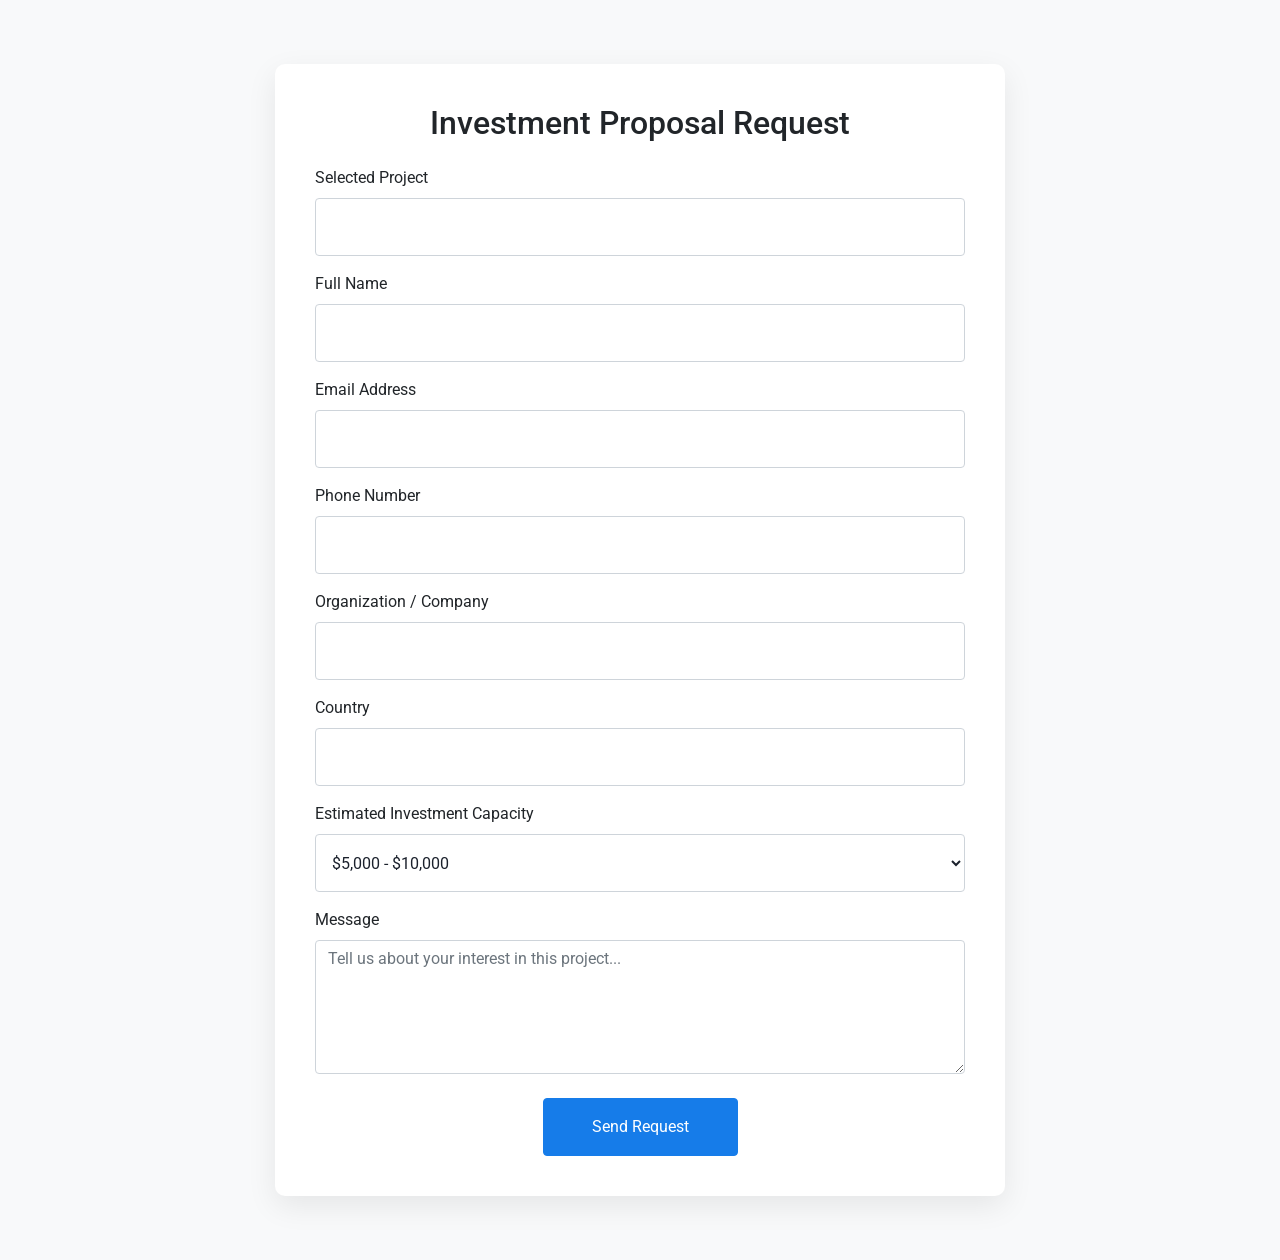
<file: proposal.html>
<!doctype html>
<html lang="en">
  <head>
    <title>Investment Proposal Request</title>

    <meta charset="utf-8" />
    <meta name="viewport" content="width=device-width, initial-scale=1" />

    <link
      href="https://fonts.googleapis.com/css?family=Roboto:300,400,500,700"
      rel="stylesheet"
    />
    <link rel="stylesheet" href="css/style.css" />
    <link rel="stylesheet" href="css/bootstrap.min.css" />

    <style>
      .form-box {
        background: white;
        padding: 40px;
        border-radius: 10px;
        box-shadow: 0 10px 30px rgba(0, 0, 0, 0.08);
      }
    </style>
  </head>

  <body>
    <section class="ftco-section bg-light">
      <div class="container">
        <div class="row justify-content-center">
          <div class="col-md-8">
            <div class="form-box">
              <h2 class="text-center mb-4">Investment Proposal Request</h2>

              <form>
                <div class="form-group">
                  <label>Selected Project</label>

                  <input
                    type="text"
                    id="projectName"
                    class="form-control"
                    readonly
                  />
                </div>

                <div class="form-group">
                  <label>Full Name</label>
                  <input type="text" class="form-control" required />
                </div>

                <div class="form-group">
                  <label>Email Address</label>
                  <input type="email" class="form-control" required />
                </div>

                <div class="form-group">
                  <label>Phone Number</label>
                  <input type="text" class="form-control" />
                </div>

                <div class="form-group">
                  <label>Organization / Company</label>
                  <input type="text" class="form-control" />
                </div>

                <div class="form-group">
                  <label>Country</label>
                  <input type="text" class="form-control" />
                </div>

                <div class="form-group">
                  <label>Estimated Investment Capacity</label>

                  <select class="form-control">
                    <option>$5,000 - $10,000</option>
                    <option>$10,000 - $25,000</option>
                    <option>$25,000 - $50,000</option>
                    <option>$50,000+</option>
                  </select>
                </div>

                <div class="form-group">
                  <label>Message</label>

                  <textarea
                    class="form-control"
                    rows="5"
                    placeholder="Tell us about your interest in this project..."
                  ></textarea>
                </div>

                <div class="text-center mt-4">
                  <button class="btn btn-primary px-5 py-3">
                    Send Request
                  </button>
                </div>
              </form>
            </div>
          </div>
        </div>
      </div>
    </section>

    <script>
      const params = new URLSearchParams(window.location.search);
      const project = params.get("project");

      let name = "";

      if (project === "agriculture") {
        name = "Agricultural Production Project";
      }

      if (project === "livestock") {
        name = "Livestock Development Project";
      }

      if (project === "poultry") {
        name = "Poultry Production Project";
      }

      document.getElementById("projectName").value = name;
    </script>
  </body>
</html>
</file>
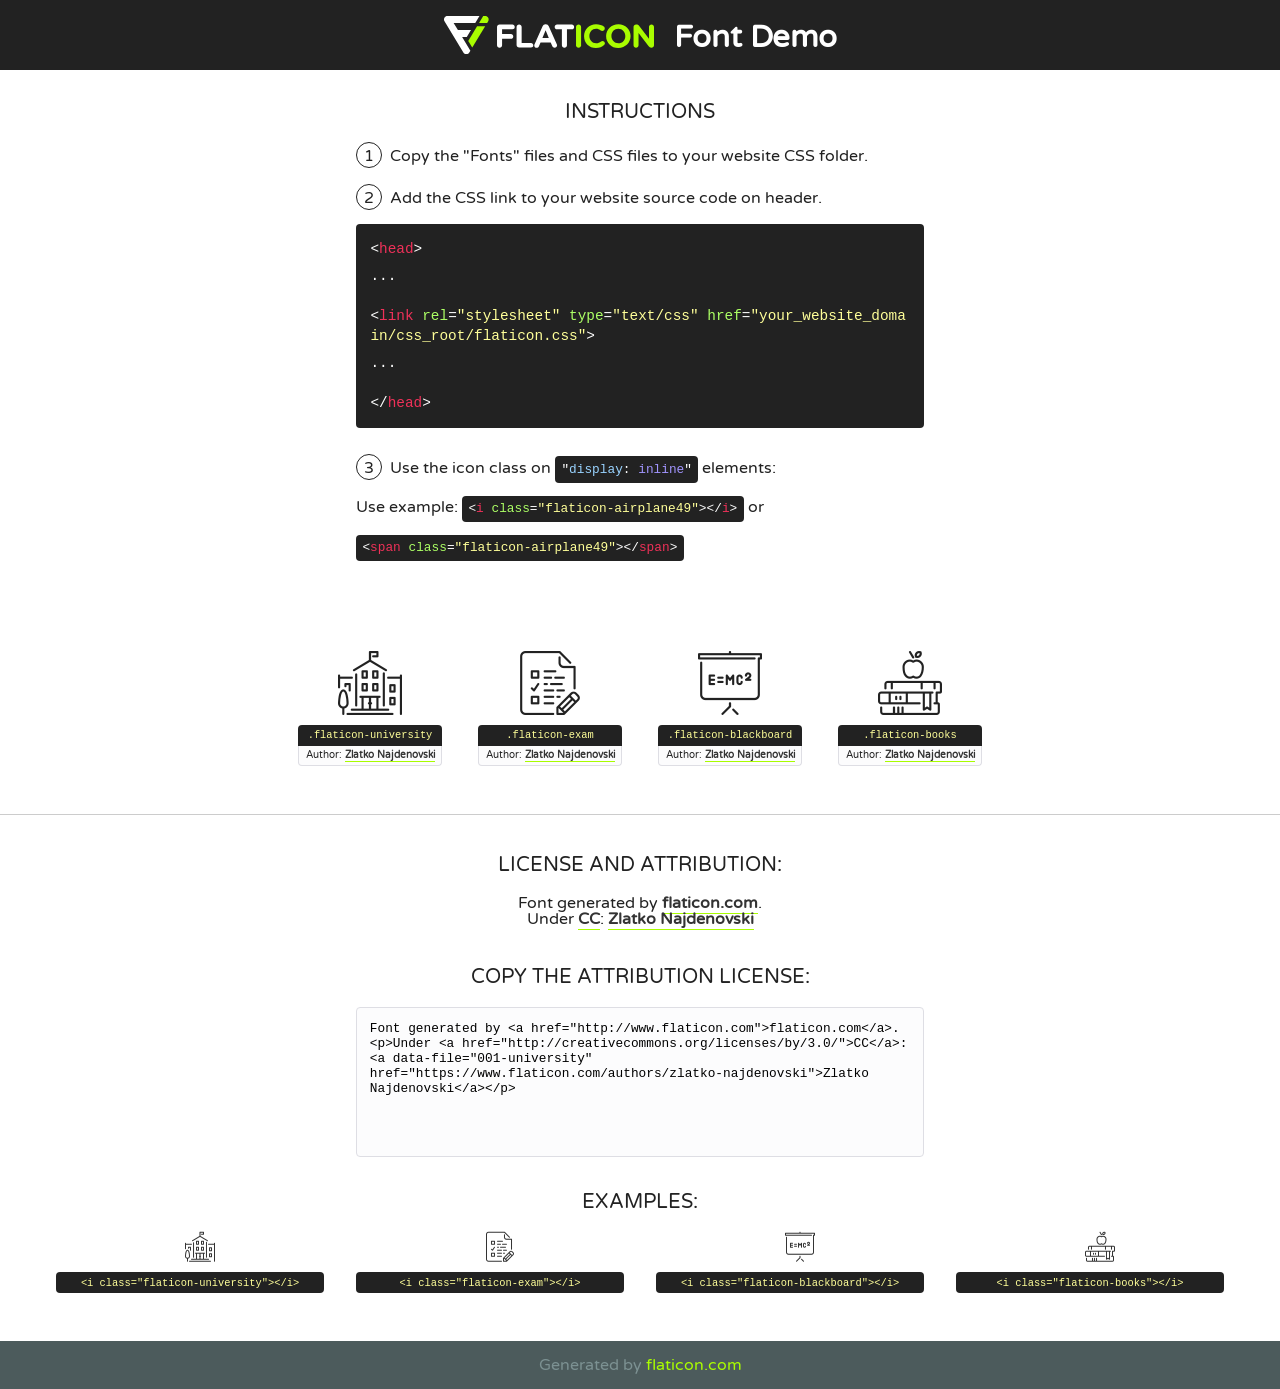
<file: fonts/flaticon/font/flaticon.html>
<!DOCTYPE html>
<!--
  Flaticon icon font: Flaticon
  Creation date: 20/08/2018 03:38
-->
<html>
<!DOCTYPE html>
<html>

<head>
    <title>Flaticon WebFont</title>
    <link href="http://fonts.googleapis.com/css?family=Varela+Round" rel="stylesheet" type="text/css" />
    <link rel="stylesheet" type="text/css" href="flaticon.css">
    <meta charset="UTF-8">
    <style>
    html, body, div, span, applet, object, iframe,
    h1, h2, h3, h4, h5, h6, p, blockquote, pre,
    a, abbr, acronym, address, big, cite, code,
    del, dfn, em, img, ins, kbd, q, s, samp,
    small, strike, strong, sub, sup, tt, var,
    b, u, i, center,
    dl, dt, dd, ol, ul, li,
    fieldset, form, label, legend,
    table, caption, tbody, tfoot, thead, tr, th, td,
    article, aside, canvas, details, embed, 
    figure, figcaption, footer, header, hgroup, 
    menu, nav, output, ruby, section, summary,
    time, mark, audio, video {
        margin: 0;
        padding: 0;
        border: 0;
        font-size: 100%;
        font: inherit;
        vertical-align: baseline;
    }
    /* HTML5 display-role reset for older browsers */
    article, aside, details, figcaption, figure, 
    footer, header, hgroup, menu, nav, section {
        display: block;
    }
    body {
        line-height: 1;
    }
    ol, ul {
        list-style: none;
    }
    blockquote, q {
        quotes: none;
    }
    blockquote:before, blockquote:after,
    q:before, q:after {
        content: '';
        content: none;
    }
    table {
        border-collapse: collapse;
        border-spacing: 0;
    }
    body {
        font-family: 'Varela Round', Helvetica, Arial, sans-serif;
        font-size: 16px;
        color: #222;
    }
    a {
        color: #333;
        border-bottom: 1px solid #a9fd00;
        font-weight: bold;
        text-decoration: none;
    }
    * {
        -moz-box-sizing: border-box;
        -webkit-box-sizing: border-box;
        box-sizing: border-box;
        margin: 0;
        padding: 0;
    }
    [class^="flaticon-"]:before, [class*=" flaticon-"]:before, [class^="flaticon-"]:after, [class*=" flaticon-"]:after {
        font-family: Flaticon;
        font-size: 30px;
        font-style: normal;
        margin-left: 20px;
        color: #333;
    }
    .wrapper {
        max-width: 600px;
        margin: auto;
        padding: 0 1em;
    }
    .title {
        font-size: 1.25em;
        text-align: center;
        margin-bottom: 1em;
        text-transform: uppercase;
    }
    header {
        text-align: center;
        background-color: #222;
        color: #fff;
        padding: 1em;
    }
    header .logo {
        width: 210px;
        height: 38px;
        display: inline-block;
        vertical-align: middle;
        margin-right: 1em;
        border: none;
    }
    header strong {
        font-size: 1.95em;
        font-weight: bold;
        vertical-align: middle;
        margin-top: 5px;
        display: inline-block;
    }
    .demo {
        margin: 2em auto;
        line-height: 1.25em;
    }
    .demo ul li {
        margin-bottom: 1em;
    }
    .demo ul li .num {
        color: #222;
        border-radius: 20px;
        display: inline-block;
        width: 26px;
        padding: 3px;
        height: 26px;
        text-align: center;
        margin-right: 0.5em;
        border: 1px solid #222;
    }
    .demo ul li code {
        background-color: #222;
        border-radius: 4px;
        padding: 0.25em 0.5em;
        display: inline-block;
        color: #fff;
        font-family: Consolas,Monaco,Lucida Console,Liberation Mono,DejaVu Sans Mono,Bitstream Vera Sans Mono,Courier New, monospace;
        font-weight: lighter;
        margin-top: 1em;
        font-size: 0.8em;
        word-break: break-all;
    }
    .demo ul li code.big {
        padding: 1em;
        font-size: 0.9em;
    }
    .demo ul li code .red {
        color: #EF3159;
    }
    .demo ul li code .green {
        color: #ACFF65;
    }
    .demo ul li code .yellow {
        color: #FFFF99;
    }
    .demo ul li code .blue {
        color: #99D3FF;
    }
    .demo ul li code .purple {
        color: #A295FF;
    }
    .demo ul li code .dots {
        margin-top: 0.5em;
        display: block;
    }
    #glyphs {
        border-bottom: 1px solid #ccc;
        padding: 2em 0;
        text-align: center;
    }
    .glyph {
        display: inline-block;
        width: 9em;
        margin: 1em;
        text-align: center;
        vertical-align: top;
        background: #FFF;
    }
    .glyph .glyph-icon {
        padding: 10px;
        display: block;
        font-family:"Flaticon";
        font-size: 64px;
        line-height: 1;
    }
    .glyph .glyph-icon:before {
        font-size: 64px;
        color: #222;
        margin-left: 0;
    }
    .class-name {
        font-size: 0.65em;
        background-color: #222;
        color: #fff;
        border-radius: 4px 4px 0 0;
        padding: 0.5em;
        color: #FFFF99;
        font-family: Consolas,Monaco,Lucida Console,Liberation Mono,DejaVu Sans Mono,Bitstream Vera Sans Mono,Courier New, monospace;
    }
    .author-name {
        font-size: 0.6em;
        background-color: #fcfcfd;
        border: 1px solid #DEDEE4;
        border-top: 0;
        border-radius: 0 0 4px 4px;
        padding: 0.5em;
    }
    .class-name:last-child {
        font-size: 10px;
        color:#888;
    }
    .class-name:last-child a {
        font-size: 10px;
        color:#555;
    }
    .class-name:last-child a:hover {
        color:#a9fd00;
    }
    .glyph > input {
        display: block;
        width: 100px;
        margin: 5px auto;
        text-align: center;
        font-size: 12px;
        cursor: text;
    }
    .glyph > input.icon-input {
        font-family:"Flaticon";
        font-size: 16px;
        margin-bottom: 10px;
    }
    .attribution .title {
        margin-top: 2em;
    }
    .attribution textarea {
        background-color: #fcfcfd;
        padding: 1em;
        border: none;
        box-shadow: none;
        border: 1px solid #DEDEE4;
        border-radius: 4px;
        resize: none;
        width: 100%;
        height: 150px;
        font-size: 0.8em;
        font-family: Consolas,Monaco,Lucida Console,Liberation Mono,DejaVu Sans Mono,Bitstream Vera Sans Mono,Courier New, monospace;
        -webkit-appearance: none;
    }
    .iconsuse {
        margin: 2em auto;
        text-align: center;
        max-width: 1200px;
    }
    .iconsuse:after {
        content: '';
        display: table;
        clear: both;
    }
    .iconsuse .image {
        float: left;
        width: 25%;
        padding: 0 1em;
    }
    .iconsuse .image p {
        margin-bottom: 1em;
    }
    .iconsuse .image span {
        display: block;
        font-size: 0.65em;
        background-color: #222;
        color: #fff;
        border-radius: 4px;
        padding: 0.5em;
        color: #FFFF99;
        margin-top: 1em;
        font-family: Consolas,Monaco,Lucida Console,Liberation Mono,DejaVu Sans Mono,Bitstream Vera Sans Mono,Courier New, monospace;
    }
    #footer {
        text-align: center;
        background-color: #4C5B5C;
        color: #7c9192;
        padding: 1em;
    }
    #footer a {
        border: none;
        color: #a9fd00;
        font-weight: normal;
    }
    @media (max-width: 960px) {
        .iconsuse .image {
            width: 50%;
        }
    }
    @media (max-width: 560px) {
        .iconsuse .image {
            width: 100%;
        }
    }
    </style>
</head>

<body class="characters-off">

    <header>
        <a href="http://www.flaticon.com" target="_blank" class="logo">
            <svg version="1.1" xmlns="http://www.w3.org/2000/svg" xmlns:xlink="http://www.w3.org/1999/xlink" xmlns:a="http://ns.adobe.com/AdobeSVGViewerExtensions/3.0/" viewBox="0 0 560.875 102.036" enable-background="new 0 0 560.875 102.036" xml:space="preserve">
                <defs>
                </defs>
                <g>
                    <g class="letters">
                        <path fill="#ffffff" d="M141.596,29.675c0-3.777,2.985-6.767,6.764-6.767h34.438c3.426,0,6.15,2.728,6.15,6.15
                        c0,3.43-2.724,6.149-6.15,6.149h-27.674v13.091h23.719c3.429,0,6.151,2.724,6.151,6.15c0,3.43-2.723,6.149-6.151,6.149h-23.719
                        v17.574c0,3.773-2.986,6.761-6.764,6.761c-3.779,0-6.764-2.989-6.764-6.761V29.675z"></path>
                        <path fill="#ffffff" d="M193.844,29.149c0-3.781,2.985-6.767,6.764-6.767c3.776,0,6.763,2.985,6.763,6.767v42.957h25.039
                        c3.426,0,6.149,2.726,6.149,6.153c0,3.425-2.723,6.15-6.149,6.15h-31.802c-3.779,0-6.764-2.986-6.764-6.768V29.149z"></path>
                        <path fill="#ffffff" d="M241.891,75.71l21.438-48.407c1.492-3.341,4.215-5.357,7.906-5.357h0.792
                        c3.686,0,6.323,2.017,7.815,5.357l21.439,48.407c0.436,0.967,0.701,1.845,0.701,2.723c0,3.602-2.809,6.501-6.414,6.501
                        c-3.161,0-5.269-1.845-6.499-4.655l-4.132-9.661h-27.059l-4.301,10.102c-1.144,2.631-3.426,4.214-6.237,4.214
                        c-3.517,0-6.24-2.81-6.24-6.325C241.1,77.64,241.451,76.677,241.891,75.71z M279.932,58.666l-8.521-20.297l-8.526,20.297H279.932
                        z"></path>
                        <path fill="#ffffff" d="M314.864,35.387H301.86c-3.429,0-6.239-2.813-6.239-6.238c0-3.429,2.811-6.24,6.239-6.24h39.533
                        c3.426,0,6.237,2.811,6.237,6.24c0,3.425-2.811,6.238-6.237,6.238h-13.001v42.785c0,3.773-2.99,6.761-6.764,6.761
                        c-3.779,0-6.764-2.989-6.764-6.761V35.387z"></path>
                        <path fill="#A9FD00" d="M352.615,29.149c0-3.781,2.985-6.767,6.767-6.767c3.774,0,6.761,2.985,6.761,6.767v49.024
                        c0,3.773-2.987,6.761-6.761,6.761c-3.781,0-6.767-2.989-6.767-6.761V29.149z"></path>
                        <path fill="#A9FD00" d="M374.132,53.836v-0.179c0-17.481,13.178-31.801,32.065-31.801c9.22,0,15.459,2.458,20.557,6.238
                        c1.402,1.054,2.637,2.985,2.637,5.357c0,3.692-2.985,6.59-6.681,6.59c-1.845,0-3.071-0.702-4.044-1.319
                        c-3.776-2.813-7.729-4.393-12.562-4.393c-10.364,0-17.831,8.611-17.831,19.154v0.173c0,10.542,7.291,19.329,17.831,19.329
                        c5.715,0,9.492-1.756,13.359-4.834c1.049-0.874,2.458-1.491,4.039-1.491c3.429,0,6.325,2.813,6.325,6.236
                        c0,2.106-1.056,3.78-2.282,4.834c-5.539,4.834-12.036,7.733-21.878,7.733C387.572,85.464,374.132,71.493,374.132,53.836z"></path>
                        <path fill="#A9FD00" d="M433.009,53.836v-0.179c0-17.481,13.79-31.801,32.766-31.801c18.981,0,32.592,14.143,32.592,31.628v0.173
                        c0,17.483-13.785,31.807-32.769,31.807C446.625,85.464,433.009,71.32,433.009,53.836z M484.224,53.836v-0.179
                        c0-10.539-7.725-19.326-18.626-19.326c-10.893,0-18.449,8.611-18.449,19.154v0.173c0,10.542,7.73,19.329,18.626,19.329
                        C476.676,72.986,484.224,64.378,484.224,53.836z"></path>
                        <path fill="#A9FD00" d="M506.233,29.321c0-3.774,2.99-6.763,6.767-6.763h1.401c3.252,0,5.183,1.583,7.029,3.953l26.093,34.265
                        V29.059c0-3.692,2.99-6.677,6.681-6.677c3.683,0,6.671,2.985,6.671,6.677v48.934c0,3.78-2.987,6.765-6.764,6.765h-0.436
                        c-3.257,0-5.188-1.581-7.034-3.953l-27.056-35.492v32.944c0,3.687-2.985,6.676-6.678,6.676c-3.683,0-6.673-2.989-6.673-6.676
                        V29.321z"></path>
                    </g>
                    <g class="insignia">
                        <path fill="#ffffff" d="M48.372,56.137h12.517l11.156-18.537H37.186L25.688,18.539h57.825L94.668,0H9.271
                        C5.925,0,2.842,1.801,1.198,4.716c-1.644,2.907-1.593,6.482,0.134,9.343l50.38,83.501c1.678,2.781,4.689,4.476,7.938,4.476
                        c3.246,0,6.257-1.695,7.935-4.476l2.898-4.804L48.372,56.137z"></path>
                        <g class="i">
                            <path fill="#A9FD00" d="M93.575,18.539h0.031v0.004l21.652,0.004l2.705-4.488c1.727-2.861,1.778-6.436,0.133-9.343
                            C116.454,1.801,113.371,0,110.026,0h-5.294L93.575,18.539z"></path>
                            <polygon fill="#A9FD00" points="88.291,27.356 64.725,66.486 75.519,84.404 109.942,27.356"></polygon>
                        </g>
                    </g>
                </g>
            </svg>
        </a>
        <strong>Font Demo</strong>
    </header>


    <section class="demo wrapper">

        <p class="title">Instructions</p>

        <ul>
            <li>
                <span class="num">1</span>Copy the "Fonts" files and CSS files to your website CSS folder.
            </li>
            <li>
                <span class="num">2</span>Add the CSS link to your website source code on header.
                <code class="big">
                    &lt;<span class="red">head</span>&gt;
                    <br/><span class="dots">...</span>
                    <br/>&lt;<span class="red">link</span> <span class="green">rel</span>=<span class="yellow">"stylesheet"</span> <span class="green">type</span>=<span class="yellow">"text/css"</span> <span class="green">href</span>=<span class="yellow">"your_website_domain/css_root/flaticon.css"</span>&gt;
                    <br/><span class="dots">...</span>
                    <br/>&lt;/<span class="red">head</span>&gt;
                </code>
            </li>

            <li>
                <p>
                    <span class="num">3</span>Use the icon class on <code>"<span class="blue">display</span>:<span class="purple"> inline</span>"</code> elements:
                    <br />
                    Use example: <code>&lt;<span class="red">i</span> <span class="green">class</span>=<span class="yellow">&quot;flaticon-airplane49&quot;</span>&gt;&lt;/<span class="red">i</span>&gt;</code> or <code>&lt;<span class="red">span</span> <span class="green">class</span>=<span class="yellow">&quot;flaticon-airplane49&quot;</span>&gt;&lt;/<span class="red">span</span>&gt;</code>
            </li>
        </ul>

    </section>




   <section id="glyphs">          
    
      
        <div class="glyph"><div class="glyph-icon flaticon-university"></div>
            <div class="class-name">.flaticon-university</div>
            <div class="author-name">Author: <a data-file="001-university" href="https://www.flaticon.com/authors/zlatko-najdenovski">Zlatko Najdenovski</a> </div> 
        </div>        
        
        <div class="glyph"><div class="glyph-icon flaticon-exam"></div>
            <div class="class-name">.flaticon-exam</div>
            <div class="author-name">Author: <a data-file="002-exam" href="https://www.flaticon.com/authors/zlatko-najdenovski">Zlatko Najdenovski</a> </div> 
        </div>        
        
        <div class="glyph"><div class="glyph-icon flaticon-blackboard"></div>
            <div class="class-name">.flaticon-blackboard</div>
            <div class="author-name">Author: <a data-file="003-blackboard" href="https://www.flaticon.com/authors/zlatko-najdenovski">Zlatko Najdenovski</a> </div> 
        </div>        
        
        <div class="glyph"><div class="glyph-icon flaticon-books"></div>
            <div class="class-name">.flaticon-books</div>
            <div class="author-name">Author: <a data-file="004-books" href="https://www.flaticon.com/authors/zlatko-najdenovski">Zlatko Najdenovski</a> </div> 
        </div>        
        

    </section>



    <section class="attribution wrapper"   style="text-align:center;">

      <div class="title">License and attribution:</div><div class="attrDiv">Font generated by <a href="http://www.flaticon.com">flaticon.com</a>. <div><p>Under <a href="http://creativecommons.org/licenses/by/3.0/">CC</a>: <a data-file="001-university" href="https://www.flaticon.com/authors/zlatko-najdenovski">Zlatko Najdenovski</a></p>  </div>
      </div>
      <div class="title">Copy the Attribution License:</div>

    <textarea onclick="this.focus();this.select();">Font generated by &lt;a href=&quot;http://www.flaticon.com&quot;&gt;flaticon.com&lt;/a&gt;. <p>Under <a href="http://creativecommons.org/licenses/by/3.0/">CC</a>: <a data-file="001-university" href="https://www.flaticon.com/authors/zlatko-najdenovski">Zlatko Najdenovski</a></p>  
     </textarea>

    </section>

    <section class="iconsuse">

          <div class="title">Examples:</div>            
             
            <div class="image">
                <p>
                    <i class="glyph-icon flaticon-university"></i> 
                    <span>&lt;i class=&quot;flaticon-university&quot;&gt;&lt;/i&gt;</span>
                </p>
            </div>
            
            <div class="image">
                <p>
                    <i class="glyph-icon flaticon-exam"></i> 
                    <span>&lt;i class=&quot;flaticon-exam&quot;&gt;&lt;/i&gt;</span>
                </p>
            </div>
            
            <div class="image">
                <p>
                    <i class="glyph-icon flaticon-blackboard"></i> 
                    <span>&lt;i class=&quot;flaticon-blackboard&quot;&gt;&lt;/i&gt;</span>
                </p>
            </div>
            
            <div class="image">
                <p>
                    <i class="glyph-icon flaticon-books"></i> 
                    <span>&lt;i class=&quot;flaticon-books&quot;&gt;&lt;/i&gt;</span>
                </p>
            </div>
                       
        </div>
                            
    </section>

<div id="footer">
    <div>Generated by <a href="http://www.flaticon.com">flaticon.com</a>
    </div>
</div>



</body>
</html>
</file>
<file: css/flaticon.css>
/*
  	Flaticon icon font: Flaticon
  	Creation date: 16/08/2018 13:57
  	*/



@font-face {
  font-family: "Flaticon";
  src: url("../fonts/flaticon/font/Flaticon.eot");
  src: url("../fonts/flaticon/font/Flaticon.eot?#iefix") format("embedded-opentype"),
       url("../fonts/flaticon/font/Flaticon.woff") format("woff"),
       url("../fonts/flaticon/font/Flaticon.ttf") format("truetype"),
       url("../fonts/flaticon/font/Flaticon.svg#Flaticon") format("svg");
  font-weight: normal;
  font-style: normal;
}

@media screen and (-webkit-min-device-pixel-ratio:0) {
  @font-face {
    font-family: "Flaticon";
    src: url("../fonts/flaticon/font/Flaticon.svg#Flaticon") format("svg");
  }
}

[class^="flaticon-"]:before, [class*=" flaticon-"]:before,
[class^="flaticon-"]:after, [class*=" flaticon-"]:after {   
  font-family: Flaticon;
  font-style: normal;
  font-weight: normal;
  font-variant: normal;
  text-transform: none;
  line-height: 1;

  /* Better Font Rendering =========== */
  -webkit-font-smoothing: antialiased;
  -moz-osx-font-smoothing: grayscale;
}

.flaticon-university:before { content: "\f100"; }
.flaticon-exam:before { content: "\f101"; }
.flaticon-blackboard:before { content: "\f102"; }
.flaticon-books:before { content: "\f103"; }
</file>
<file: css/icomoon.css>
@font-face {
  font-family: 'icomoon';
  src:  url('../fonts/icomoon/icomoon.eot?6tt51o');
  src:  url('../fonts/icomoon/icomoon.eot?6tt51o#iefix') format('embedded-opentype'),
    url('../fonts/icomoon/icomoon.ttf?6tt51o') format('truetype'),
    url('../fonts/icomoon/icomoon.woff?6tt51o') format('woff'),
    url('../fonts/icomoon/icomoon.svg?6tt51o#icomoon') format('svg');
  font-weight: normal;
  font-style: normal;
}

[class^="icon-"], [class*=" icon-"] {
  /* use !important to prevent issues with browser extensions that change fonts */
  font-family: 'icomoon' !important;
  speak: none;
  font-style: normal;
  font-weight: normal;
  font-variant: normal;
  text-transform: none;
  line-height: 1;

  /* Better Font Rendering =========== */
  -webkit-font-smoothing: antialiased;
  -moz-osx-font-smoothing: grayscale;
}

.icon-asterisk:before {
  content: "\f069";
}
.icon-plus:before {
  content: "\f067";
}
.icon-question:before {
  content: "\f128";
}
.icon-minus:before {
  content: "\f068";
}
.icon-glass:before {
  content: "\f000";
}
.icon-music:before {
  content: "\f001";
}
.icon-search:before {
  content: "\f002";
}
.icon-envelope-o:before {
  content: "\f003";
}
.icon-heart:before {
  content: "\f004";
}
.icon-star:before {
  content: "\f005";
}
.icon-star-o:before {
  content: "\f006";
}
.icon-user:before {
  content: "\f007";
}
.icon-film:before {
  content: "\f008";
}
.icon-th-large:before {
  content: "\f009";
}
.icon-th:before {
  content: "\f00a";
}
.icon-th-list:before {
  content: "\f00b";
}
.icon-check:before {
  content: "\f00c";
}
.icon-close:before {
  content: "\f00d";
}
.icon-remove:before {
  content: "\f00d";
}
.icon-times:before {
  content: "\f00d";
}
.icon-search-plus:before {
  content: "\f00e";
}
.icon-search-minus:before {
  content: "\f010";
}
.icon-power-off:before {
  content: "\f011";
}
.icon-signal:before {
  content: "\f012";
}
.icon-cog:before {
  content: "\f013";
}
.icon-gear:before {
  content: "\f013";
}
.icon-trash-o:before {
  content: "\f014";
}
.icon-home:before {
  content: "\f015";
}
.icon-file-o:before {
  content: "\f016";
}
.icon-clock-o:before {
  content: "\f017";
}
.icon-road:before {
  content: "\f018";
}
.icon-download:before {
  content: "\f019";
}
.icon-arrow-circle-o-down:before {
  content: "\f01a";
}
.icon-arrow-circle-o-up:before {
  content: "\f01b";
}
.icon-inbox:before {
  content: "\f01c";
}
.icon-play-circle-o:before {
  content: "\f01d";
}
.icon-repeat:before {
  content: "\f01e";
}
.icon-rotate-right:before {
  content: "\f01e";
}
.icon-refresh:before {
  content: "\f021";
}
.icon-list-alt:before {
  content: "\f022";
}
.icon-lock:before {
  content: "\f023";
}
.icon-flag:before {
  content: "\f024";
}
.icon-headphones:before {
  content: "\f025";
}
.icon-volume-off:before {
  content: "\f026";
}
.icon-volume-down:before {
  content: "\f027";
}
.icon-volume-up:before {
  content: "\f028";
}
.icon-qrcode:before {
  content: "\f029";
}
.icon-barcode:before {
  content: "\f02a";
}
.icon-tag:before {
  content: "\f02b";
}
.icon-tags:before {
  content: "\f02c";
}
.icon-book:before {
  content: "\f02d";
}
.icon-bookmark:before {
  content: "\f02e";
}
.icon-print:before {
  content: "\f02f";
}
.icon-camera:before {
  content: "\f030";
}
.icon-font:before {
  content: "\f031";
}
.icon-bold:before {
  content: "\f032";
}
.icon-italic:before {
  content: "\f033";
}
.icon-text-height:before {
  content: "\f034";
}
.icon-text-width:before {
  content: "\f035";
}
.icon-align-left:before {
  content: "\f036";
}
.icon-align-center:before {
  content: "\f037";
}
.icon-align-right:before {
  content: "\f038";
}
.icon-align-justify:before {
  content: "\f039";
}
.icon-list:before {
  content: "\f03a";
}
.icon-dedent:before {
  content: "\f03b";
}
.icon-outdent:before {
  content: "\f03b";
}
.icon-indent:before {
  content: "\f03c";
}
.icon-video-camera:before {
  content: "\f03d";
}
.icon-image:before {
  content: "\f03e";
}
.icon-photo:before {
  content: "\f03e";
}
.icon-picture-o:before {
  content: "\f03e";
}
.icon-pencil:before {
  content: "\f040";
}
.icon-map-marker:before {
  content: "\f041";
}
.icon-adjust:before {
  content: "\f042";
}
.icon-tint:before {
  content: "\f043";
}
.icon-edit:before {
  content: "\f044";
}
.icon-pencil-square-o:before {
  content: "\f044";
}
.icon-share-square-o:before {
  content: "\f045";
}
.icon-check-square-o:before {
  content: "\f046";
}
.icon-arrows:before {
  content: "\f047";
}
.icon-step-backward:before {
  content: "\f048";
}
.icon-fast-backward:before {
  content: "\f049";
}
.icon-backward:before {
  content: "\f04a";
}
.icon-play:before {
  content: "\f04b";
}
.icon-pause:before {
  content: "\f04c";
}
.icon-stop:before {
  content: "\f04d";
}
.icon-forward:before {
  content: "\f04e";
}
.icon-fast-forward:before {
  content: "\f050";
}
.icon-step-forward:before {
  content: "\f051";
}
.icon-eject:before {
  content: "\f052";
}
.icon-chevron-left:before {
  content: "\f053";
}
.icon-chevron-right:before {
  content: "\f054";
}
.icon-plus-circle:before {
  content: "\f055";
}
.icon-minus-circle:before {
  content: "\f056";
}
.icon-times-circle:before {
  content: "\f057";
}
.icon-check-circle:before {
  content: "\f058";
}
.icon-question-circle:before {
  content: "\f059";
}
.icon-info-circle:before {
  content: "\f05a";
}
.icon-crosshairs:before {
  content: "\f05b";
}
.icon-times-circle-o:before {
  content: "\f05c";
}
.icon-check-circle-o:before {
  content: "\f05d";
}
.icon-ban:before {
  content: "\f05e";
}
.icon-arrow-left:before {
  content: "\f060";
}
.icon-arrow-right:before {
  content: "\f061";
}
.icon-arrow-up:before {
  content: "\f062";
}
.icon-arrow-down:before {
  content: "\f063";
}
.icon-mail-forward:before {
  content: "\f064";
}
.icon-share:before {
  content: "\f064";
}
.icon-expand:before {
  content: "\f065";
}
.icon-compress:before {
  content: "\f066";
}
.icon-exclamation-circle:before {
  content: "\f06a";
}
.icon-gift:before {
  content: "\f06b";
}
.icon-leaf:before {
  content: "\f06c";
}
.icon-fire:before {
  content: "\f06d";
}
.icon-eye:before {
  content: "\f06e";
}
.icon-eye-slash:before {
  content: "\f070";
}
.icon-exclamation-triangle:before {
  content: "\f071";
}
.icon-warning:before {
  content: "\f071";
}
.icon-plane:before {
  content: "\f072";
}
.icon-calendar:before {
  content: "\f073";
}
.icon-random:before {
  content: "\f074";
}
.icon-comment:before {
  content: "\f075";
}
.icon-magnet:before {
  content: "\f076";
}
.icon-chevron-up:before {
  content: "\f077";
}
.icon-chevron-down:before {
  content: "\f078";
}
.icon-retweet:before {
  content: "\f079";
}
.icon-shopping-cart:before {
  content: "\f07a";
}
.icon-folder:before {
  content: "\f07b";
}
.icon-folder-open:before {
  content: "\f07c";
}
.icon-arrows-v:before {
  content: "\f07d";
}
.icon-arrows-h:before {
  content: "\f07e";
}
.icon-bar-chart:before {
  content: "\f080";
}
.icon-bar-chart-o:before {
  content: "\f080";
}
.icon-twitter-square:before {
  content: "\f081";
}
.icon-facebook-square:before {
  content: "\f082";
}
.icon-camera-retro:before {
  content: "\f083";
}
.icon-key:before {
  content: "\f084";
}
.icon-cogs:before {
  content: "\f085";
}
.icon-gears:before {
  content: "\f085";
}
.icon-comments:before {
  content: "\f086";
}
.icon-thumbs-o-up:before {
  content: "\f087";
}
.icon-thumbs-o-down:before {
  content: "\f088";
}
.icon-star-half:before {
  content: "\f089";
}
.icon-heart-o:before {
  content: "\f08a";
}
.icon-sign-out:before {
  content: "\f08b";
}
.icon-linkedin-square:before {
  content: "\f08c";
}
.icon-thumb-tack:before {
  content: "\f08d";
}
.icon-external-link:before {
  content: "\f08e";
}
.icon-sign-in:before {
  content: "\f090";
}
.icon-trophy:before {
  content: "\f091";
}
.icon-github-square:before {
  content: "\f092";
}
.icon-upload:before {
  content: "\f093";
}
.icon-lemon-o:before {
  content: "\f094";
}
.icon-phone:before {
  content: "\f095";
}
.icon-square-o:before {
  content: "\f096";
}
.icon-bookmark-o:before {
  content: "\f097";
}
.icon-phone-square:before {
  content: "\f098";
}
.icon-twitter:before {
  content: "\f099";
}
.icon-facebook:before {
  content: "\f09a";
}
.icon-facebook-f:before {
  content: "\f09a";
}
.icon-github:before {
  content: "\f09b";
}
.icon-unlock:before {
  content: "\f09c";
}
.icon-credit-card:before {
  content: "\f09d";
}
.icon-feed:before {
  content: "\f09e";
}
.icon-rss:before {
  content: "\f09e";
}
.icon-hdd-o:before {
  content: "\f0a0";
}
.icon-bullhorn:before {
  content: "\f0a1";
}
.icon-bell-o:before {
  content: "\f0a2";
}
.icon-certificate:before {
  content: "\f0a3";
}
.icon-hand-o-right:before {
  content: "\f0a4";
}
.icon-hand-o-left:before {
  content: "\f0a5";
}
.icon-hand-o-up:before {
  content: "\f0a6";
}
.icon-hand-o-down:before {
  content: "\f0a7";
}
.icon-arrow-circle-left:before {
  content: "\f0a8";
}
.icon-arrow-circle-right:before {
  content: "\f0a9";
}
.icon-arrow-circle-up:before {
  content: "\f0aa";
}
.icon-arrow-circle-down:before {
  content: "\f0ab";
}
.icon-globe:before {
  content: "\f0ac";
}
.icon-wrench:before {
  content: "\f0ad";
}
.icon-tasks:before {
  content: "\f0ae";
}
.icon-filter:before {
  content: "\f0b0";
}
.icon-briefcase:before {
  content: "\f0b1";
}
.icon-arrows-alt:before {
  content: "\f0b2";
}
.icon-group:before {
  content: "\f0c0";
}
.icon-users:before {
  content: "\f0c0";
}
.icon-chain:before {
  content: "\f0c1";
}
.icon-link:before {
  content: "\f0c1";
}
.icon-cloud:before {
  content: "\f0c2";
}
.icon-flask:before {
  content: "\f0c3";
}
.icon-cut:before {
  content: "\f0c4";
}
.icon-scissors:before {
  content: "\f0c4";
}
.icon-copy:before {
  content: "\f0c5";
}
.icon-files-o:before {
  content: "\f0c5";
}
.icon-paperclip:before {
  content: "\f0c6";
}
.icon-floppy-o:before {
  content: "\f0c7";
}
.icon-save:before {
  content: "\f0c7";
}
.icon-square:before {
  content: "\f0c8";
}
.icon-bars:before {
  content: "\f0c9";
}
.icon-navicon:before {
  content: "\f0c9";
}
.icon-reorder:before {
  content: "\f0c9";
}
.icon-list-ul:before {
  content: "\f0ca";
}
.icon-list-ol:before {
  content: "\f0cb";
}
.icon-strikethrough:before {
  content: "\f0cc";
}
.icon-underline:before {
  content: "\f0cd";
}
.icon-table:before {
  content: "\f0ce";
}
.icon-magic:before {
  content: "\f0d0";
}
.icon-truck:before {
  content: "\f0d1";
}
.icon-pinterest:before {
  content: "\f0d2";
}
.icon-pinterest-square:before {
  content: "\f0d3";
}
.icon-google-plus-square:before {
  content: "\f0d4";
}
.icon-google-plus:before {
  content: "\f0d5";
}
.icon-money:before {
  content: "\f0d6";
}
.icon-caret-down:before {
  content: "\f0d7";
}
.icon-caret-up:before {
  content: "\f0d8";
}
.icon-caret-left:before {
  content: "\f0d9";
}
.icon-caret-right:before {
  content: "\f0da";
}
.icon-columns:before {
  content: "\f0db";
}
.icon-sort:before {
  content: "\f0dc";
}
.icon-unsorted:before {
  content: "\f0dc";
}
.icon-sort-desc:before {
  content: "\f0dd";
}
.icon-sort-down:before {
  content: "\f0dd";
}
.icon-sort-asc:before {
  content: "\f0de";
}
.icon-sort-up:before {
  content: "\f0de";
}
.icon-envelope:before {
  content: "\f0e0";
}
.icon-linkedin:before {
  content: "\f0e1";
}
.icon-rotate-left:before {
  content: "\f0e2";
}
.icon-undo:before {
  content: "\f0e2";
}
.icon-gavel:before {
  content: "\f0e3";
}
.icon-legal:before {
  content: "\f0e3";
}
.icon-dashboard:before {
  content: "\f0e4";
}
.icon-tachometer:before {
  content: "\f0e4";
}
.icon-comment-o:before {
  content: "\f0e5";
}
.icon-comments-o:before {
  content: "\f0e6";
}
.icon-bolt:before {
  content: "\f0e7";
}
.icon-flash:before {
  content: "\f0e7";
}
.icon-sitemap:before {
  content: "\f0e8";
}
.icon-umbrella:before {
  content: "\f0e9";
}
.icon-clipboard:before {
  content: "\f0ea";
}
.icon-paste:before {
  content: "\f0ea";
}
.icon-lightbulb-o:before {
  content: "\f0eb";
}
.icon-exchange:before {
  content: "\f0ec";
}
.icon-cloud-download:before {
  content: "\f0ed";
}
.icon-cloud-upload:before {
  content: "\f0ee";
}
.icon-user-md:before {
  content: "\f0f0";
}
.icon-stethoscope:before {
  content: "\f0f1";
}
.icon-suitcase:before {
  content: "\f0f2";
}
.icon-bell:before {
  content: "\f0f3";
}
.icon-coffee:before {
  content: "\f0f4";
}
.icon-cutlery:before {
  content: "\f0f5";
}
.icon-file-text-o:before {
  content: "\f0f6";
}
.icon-building-o:before {
  content: "\f0f7";
}
.icon-hospital-o:before {
  content: "\f0f8";
}
.icon-ambulance:before {
  content: "\f0f9";
}
.icon-medkit:before {
  content: "\f0fa";
}
.icon-fighter-jet:before {
  content: "\f0fb";
}
.icon-beer:before {
  content: "\f0fc";
}
.icon-h-square:before {
  content: "\f0fd";
}
.icon-plus-square:before {
  content: "\f0fe";
}
.icon-angle-double-left:before {
  content: "\f100";
}
.icon-angle-double-right:before {
  content: "\f101";
}
.icon-angle-double-up:before {
  content: "\f102";
}
.icon-angle-double-down:before {
  content: "\f103";
}
.icon-angle-left:before {
  content: "\f104";
}
.icon-angle-right:before {
  content: "\f105";
}
.icon-angle-up:before {
  content: "\f106";
}
.icon-angle-down:before {
  content: "\f107";
}
.icon-desktop:before {
  content: "\f108";
}
.icon-laptop:before {
  content: "\f109";
}
.icon-tablet:before {
  content: "\f10a";
}
.icon-mobile:before {
  content: "\f10b";
}
.icon-mobile-phone:before {
  content: "\f10b";
}
.icon-circle-o:before {
  content: "\f10c";
}
.icon-quote-left:before {
  content: "\f10d";
}
.icon-quote-right:before {
  content: "\f10e";
}
.icon-spinner:before {
  content: "\f110";
}
.icon-circle:before {
  content: "\f111";
}
.icon-mail-reply:before {
  content: "\f112";
}
.icon-reply:before {
  content: "\f112";
}
.icon-github-alt:before {
  content: "\f113";
}
.icon-folder-o:before {
  content: "\f114";
}
.icon-folder-open-o:before {
  content: "\f115";
}
.icon-smile-o:before {
  content: "\f118";
}
.icon-frown-o:before {
  content: "\f119";
}
.icon-meh-o:before {
  content: "\f11a";
}
.icon-gamepad:before {
  content: "\f11b";
}
.icon-keyboard-o:before {
  content: "\f11c";
}
.icon-flag-o:before {
  content: "\f11d";
}
.icon-flag-checkered:before {
  content: "\f11e";
}
.icon-terminal:before {
  content: "\f120";
}
.icon-code:before {
  content: "\f121";
}
.icon-mail-reply-all:before {
  content: "\f122";
}
.icon-reply-all:before {
  content: "\f122";
}
.icon-star-half-empty:before {
  content: "\f123";
}
.icon-star-half-full:before {
  content: "\f123";
}
.icon-star-half-o:before {
  content: "\f123";
}
.icon-location-arrow:before {
  content: "\f124";
}
.icon-crop:before {
  content: "\f125";
}
.icon-code-fork:before {
  content: "\f126";
}
.icon-chain-broken:before {
  content: "\f127";
}
.icon-unlink:before {
  content: "\f127";
}
.icon-info:before {
  content: "\f129";
}
.icon-exclamation:before {
  content: "\f12a";
}
.icon-superscript:before {
  content: "\f12b";
}
.icon-subscript:before {
  content: "\f12c";
}
.icon-eraser:before {
  content: "\f12d";
}
.icon-puzzle-piece:before {
  content: "\f12e";
}
.icon-microphone:before {
  content: "\f130";
}
.icon-microphone-slash:before {
  content: "\f131";
}
.icon-shield:before {
  content: "\f132";
}
.icon-calendar-o:before {
  content: "\f133";
}
.icon-fire-extinguisher:before {
  content: "\f134";
}
.icon-rocket:before {
  content: "\f135";
}
.icon-maxcdn:before {
  content: "\f136";
}
.icon-chevron-circle-left:before {
  content: "\f137";
}
.icon-chevron-circle-right:before {
  content: "\f138";
}
.icon-chevron-circle-up:before {
  content: "\f139";
}
.icon-chevron-circle-down:before {
  content: "\f13a";
}
.icon-html5:before {
  content: "\f13b";
}
.icon-css3:before {
  content: "\f13c";
}
.icon-anchor:before {
  content: "\f13d";
}
.icon-unlock-alt:before {
  content: "\f13e";
}
.icon-bullseye:before {
  content: "\f140";
}
.icon-ellipsis-h:before {
  content: "\f141";
}
.icon-ellipsis-v:before {
  content: "\f142";
}
.icon-rss-square:before {
  content: "\f143";
}
.icon-play-circle:before {
  content: "\f144";
}
.icon-ticket:before {
  content: "\f145";
}
.icon-minus-square:before {
  content: "\f146";
}
.icon-minus-square-o:before {
  content: "\f147";
}
.icon-level-up:before {
  content: "\f148";
}
.icon-level-down:before {
  content: "\f149";
}
.icon-check-square:before {
  content: "\f14a";
}
.icon-pencil-square:before {
  content: "\f14b";
}
.icon-external-link-square:before {
  content: "\f14c";
}
.icon-share-square:before {
  content: "\f14d";
}
.icon-compass:before {
  content: "\f14e";
}
.icon-caret-square-o-down:before {
  content: "\f150";
}
.icon-toggle-down:before {
  content: "\f150";
}
.icon-caret-square-o-up:before {
  content: "\f151";
}
.icon-toggle-up:before {
  content: "\f151";
}
.icon-caret-square-o-right:before {
  content: "\f152";
}
.icon-toggle-right:before {
  content: "\f152";
}
.icon-eur:before {
  content: "\f153";
}
.icon-euro:before {
  content: "\f153";
}
.icon-gbp:before {
  content: "\f154";
}
.icon-dollar:before {
  content: "\f155";
}
.icon-usd:before {
  content: "\f155";
}
.icon-inr:before {
  content: "\f156";
}
.icon-rupee:before {
  content: "\f156";
}
.icon-cny:before {
  content: "\f157";
}
.icon-jpy:before {
  content: "\f157";
}
.icon-rmb:before {
  content: "\f157";
}
.icon-yen:before {
  content: "\f157";
}
.icon-rouble:before {
  content: "\f158";
}
.icon-rub:before {
  content: "\f158";
}
.icon-ruble:before {
  content: "\f158";
}
.icon-krw:before {
  content: "\f159";
}
.icon-won:before {
  content: "\f159";
}
.icon-bitcoin:before {
  content: "\f15a";
}
.icon-btc:before {
  content: "\f15a";
}
.icon-file:before {
  content: "\f15b";
}
.icon-file-text:before {
  content: "\f15c";
}
.icon-sort-alpha-asc:before {
  content: "\f15d";
}
.icon-sort-alpha-desc:before {
  content: "\f15e";
}
.icon-sort-amount-asc:before {
  content: "\f160";
}
.icon-sort-amount-desc:before {
  content: "\f161";
}
.icon-sort-numeric-asc:before {
  content: "\f162";
}
.icon-sort-numeric-desc:before {
  content: "\f163";
}
.icon-thumbs-up:before {
  content: "\f164";
}
.icon-thumbs-down:before {
  content: "\f165";
}
.icon-youtube-square:before {
  content: "\f166";
}
.icon-youtube:before {
  content: "\f167";
}
.icon-xing:before {
  content: "\f168";
}
.icon-xing-square:before {
  content: "\f169";
}
.icon-youtube-play:before {
  content: "\f16a";
}
.icon-dropbox:before {
  content: "\f16b";
}
.icon-stack-overflow:before {
  content: "\f16c";
}
.icon-instagram:before {
  content: "\f16d";
}
.icon-flickr:before {
  content: "\f16e";
}
.icon-adn:before {
  content: "\f170";
}
.icon-bitbucket:before {
  content: "\f171";
}
.icon-bitbucket-square:before {
  content: "\f172";
}
.icon-tumblr:before {
  content: "\f173";
}
.icon-tumblr-square:before {
  content: "\f174";
}
.icon-long-arrow-down:before {
  content: "\f175";
}
.icon-long-arrow-up:before {
  content: "\f176";
}
.icon-long-arrow-left:before {
  content: "\f177";
}
.icon-long-arrow-right:before {
  content: "\f178";
}
.icon-apple:before {
  content: "\f179";
}
.icon-windows:before {
  content: "\f17a";
}
.icon-android:before {
  content: "\f17b";
}
.icon-linux:before {
  content: "\f17c";
}
.icon-dribbble:before {
  content: "\f17d";
}
.icon-skype:before {
  content: "\f17e";
}
.icon-foursquare:before {
  content: "\f180";
}
.icon-trello:before {
  content: "\f181";
}
.icon-female:before {
  content: "\f182";
}
.icon-male:before {
  content: "\f183";
}
.icon-gittip:before {
  content: "\f184";
}
.icon-gratipay:before {
  content: "\f184";
}
.icon-sun-o:before {
  content: "\f185";
}
.icon-moon-o:before {
  content: "\f186";
}
.icon-archive:before {
  content: "\f187";
}
.icon-bug:before {
  content: "\f188";
}
.icon-vk:before {
  content: "\f189";
}
.icon-weibo:before {
  content: "\f18a";
}
.icon-renren:before {
  content: "\f18b";
}
.icon-pagelines:before {
  content: "\f18c";
}
.icon-stack-exchange:before {
  content: "\f18d";
}
.icon-arrow-circle-o-right:before {
  content: "\f18e";
}
.icon-arrow-circle-o-left:before {
  content: "\f190";
}
.icon-caret-square-o-left:before {
  content: "\f191";
}
.icon-toggle-left:before {
  content: "\f191";
}
.icon-dot-circle-o:before {
  content: "\f192";
}
.icon-wheelchair:before {
  content: "\f193";
}
.icon-vimeo-square:before {
  content: "\f194";
}
.icon-try:before {
  content: "\f195";
}
.icon-turkish-lira:before {
  content: "\f195";
}
.icon-plus-square-o:before {
  content: "\f196";
}
.icon-space-shuttle:before {
  content: "\f197";
}
.icon-slack:before {
  content: "\f198";
}
.icon-envelope-square:before {
  content: "\f199";
}
.icon-wordpress:before {
  content: "\f19a";
}
.icon-openid:before {
  content: "\f19b";
}
.icon-bank:before {
  content: "\f19c";
}
.icon-institution:before {
  content: "\f19c";
}
.icon-university:before {
  content: "\f19c";
}
.icon-graduation-cap:before {
  content: "\f19d";
}
.icon-mortar-board:before {
  content: "\f19d";
}
.icon-yahoo:before {
  content: "\f19e";
}
.icon-google:before {
  content: "\f1a0";
}
.icon-reddit:before {
  content: "\f1a1";
}
.icon-reddit-square:before {
  content: "\f1a2";
}
.icon-stumbleupon-circle:before {
  content: "\f1a3";
}
.icon-stumbleupon:before {
  content: "\f1a4";
}
.icon-delicious:before {
  content: "\f1a5";
}
.icon-digg:before {
  content: "\f1a6";
}
.icon-pied-piper-pp:before {
  content: "\f1a7";
}
.icon-pied-piper-alt:before {
  content: "\f1a8";
}
.icon-drupal:before {
  content: "\f1a9";
}
.icon-joomla:before {
  content: "\f1aa";
}
.icon-language:before {
  content: "\f1ab";
}
.icon-fax:before {
  content: "\f1ac";
}
.icon-building:before {
  content: "\f1ad";
}
.icon-child:before {
  content: "\f1ae";
}
.icon-paw:before {
  content: "\f1b0";
}
.icon-spoon:before {
  content: "\f1b1";
}
.icon-cube:before {
  content: "\f1b2";
}
.icon-cubes:before {
  content: "\f1b3";
}
.icon-behance:before {
  content: "\f1b4";
}
.icon-behance-square:before {
  content: "\f1b5";
}
.icon-steam:before {
  content: "\f1b6";
}
.icon-steam-square:before {
  content: "\f1b7";
}
.icon-recycle:before {
  content: "\f1b8";
}
.icon-automobile:before {
  content: "\f1b9";
}
.icon-car:before {
  content: "\f1b9";
}
.icon-cab:before {
  content: "\f1ba";
}
.icon-taxi:before {
  content: "\f1ba";
}
.icon-tree:before {
  content: "\f1bb";
}
.icon-spotify:before {
  content: "\f1bc";
}
.icon-deviantart:before {
  content: "\f1bd";
}
.icon-soundcloud:before {
  content: "\f1be";
}
.icon-database:before {
  content: "\f1c0";
}
.icon-file-pdf-o:before {
  content: "\f1c1";
}
.icon-file-word-o:before {
  content: "\f1c2";
}
.icon-file-excel-o:before {
  content: "\f1c3";
}
.icon-file-powerpoint-o:before {
  content: "\f1c4";
}
.icon-file-image-o:before {
  content: "\f1c5";
}
.icon-file-photo-o:before {
  content: "\f1c5";
}
.icon-file-picture-o:before {
  content: "\f1c5";
}
.icon-file-archive-o:before {
  content: "\f1c6";
}
.icon-file-zip-o:before {
  content: "\f1c6";
}
.icon-file-audio-o:before {
  content: "\f1c7";
}
.icon-file-sound-o:before {
  content: "\f1c7";
}
.icon-file-movie-o:before {
  content: "\f1c8";
}
.icon-file-video-o:before {
  content: "\f1c8";
}
.icon-file-code-o:before {
  content: "\f1c9";
}
.icon-vine:before {
  content: "\f1ca";
}
.icon-codepen:before {
  content: "\f1cb";
}
.icon-jsfiddle:before {
  content: "\f1cc";
}
.icon-life-bouy:before {
  content: "\f1cd";
}
.icon-life-buoy:before {
  content: "\f1cd";
}
.icon-life-ring:before {
  content: "\f1cd";
}
.icon-life-saver:before {
  content: "\f1cd";
}
.icon-support:before {
  content: "\f1cd";
}
.icon-circle-o-notch:before {
  content: "\f1ce";
}
.icon-ra:before {
  content: "\f1d0";
}
.icon-rebel:before {
  content: "\f1d0";
}
.icon-resistance:before {
  content: "\f1d0";
}
.icon-empire:before {
  content: "\f1d1";
}
.icon-ge:before {
  content: "\f1d1";
}
.icon-git-square:before {
  content: "\f1d2";
}
.icon-git:before {
  content: "\f1d3";
}
.icon-hacker-news:before {
  content: "\f1d4";
}
.icon-y-combinator-square:before {
  content: "\f1d4";
}
.icon-yc-square:before {
  content: "\f1d4";
}
.icon-tencent-weibo:before {
  content: "\f1d5";
}
.icon-qq:before {
  content: "\f1d6";
}
.icon-wechat:before {
  content: "\f1d7";
}
.icon-weixin:before {
  content: "\f1d7";
}
.icon-paper-plane:before {
  content: "\f1d8";
}
.icon-send:before {
  content: "\f1d8";
}
.icon-paper-plane-o:before {
  content: "\f1d9";
}
.icon-send-o:before {
  content: "\f1d9";
}
.icon-history:before {
  content: "\f1da";
}
.icon-circle-thin:before {
  content: "\f1db";
}
.icon-header:before {
  content: "\f1dc";
}
.icon-paragraph:before {
  content: "\f1dd";
}
.icon-sliders:before {
  content: "\f1de";
}
.icon-share-alt:before {
  content: "\f1e0";
}
.icon-share-alt-square:before {
  content: "\f1e1";
}
.icon-bomb:before {
  content: "\f1e2";
}
.icon-futbol-o:before {
  content: "\f1e3";
}
.icon-soccer-ball-o:before {
  content: "\f1e3";
}
.icon-tty:before {
  content: "\f1e4";
}
.icon-binoculars:before {
  content: "\f1e5";
}
.icon-plug:before {
  content: "\f1e6";
}
.icon-slideshare:before {
  content: "\f1e7";
}
.icon-twitch:before {
  content: "\f1e8";
}
.icon-yelp:before {
  content: "\f1e9";
}
.icon-newspaper-o:before {
  content: "\f1ea";
}
.icon-wifi:before {
  content: "\f1eb";
}
.icon-calculator:before {
  content: "\f1ec";
}
.icon-paypal:before {
  content: "\f1ed";
}
.icon-google-wallet:before {
  content: "\f1ee";
}
.icon-cc-visa:before {
  content: "\f1f0";
}
.icon-cc-mastercard:before {
  content: "\f1f1";
}
.icon-cc-discover:before {
  content: "\f1f2";
}
.icon-cc-amex:before {
  content: "\f1f3";
}
.icon-cc-paypal:before {
  content: "\f1f4";
}
.icon-cc-stripe:before {
  content: "\f1f5";
}
.icon-bell-slash:before {
  content: "\f1f6";
}
.icon-bell-slash-o:before {
  content: "\f1f7";
}
.icon-trash:before {
  content: "\f1f8";
}
.icon-copyright:before {
  content: "\f1f9";
}
.icon-at:before {
  content: "\f1fa";
}
.icon-eyedropper:before {
  content: "\f1fb";
}
.icon-paint-brush:before {
  content: "\f1fc";
}
.icon-birthday-cake:before {
  content: "\f1fd";
}
.icon-area-chart:before {
  content: "\f1fe";
}
.icon-pie-chart:before {
  content: "\f200";
}
.icon-line-chart:before {
  content: "\f201";
}
.icon-lastfm:before {
  content: "\f202";
}
.icon-lastfm-square:before {
  content: "\f203";
}
.icon-toggle-off:before {
  content: "\f204";
}
.icon-toggle-on:before {
  content: "\f205";
}
.icon-bicycle:before {
  content: "\f206";
}
.icon-bus:before {
  content: "\f207";
}
.icon-ioxhost:before {
  content: "\f208";
}
.icon-angellist:before {
  content: "\f209";
}
.icon-cc:before {
  content: "\f20a";
}
.icon-ils:before {
  content: "\f20b";
}
.icon-shekel:before {
  content: "\f20b";
}
.icon-sheqel:before {
  content: "\f20b";
}
.icon-meanpath:before {
  content: "\f20c";
}
.icon-buysellads:before {
  content: "\f20d";
}
.icon-connectdevelop:before {
  content: "\f20e";
}
.icon-dashcube:before {
  content: "\f210";
}
.icon-forumbee:before {
  content: "\f211";
}
.icon-leanpub:before {
  content: "\f212";
}
.icon-sellsy:before {
  content: "\f213";
}
.icon-shirtsinbulk:before {
  content: "\f214";
}
.icon-simplybuilt:before {
  content: "\f215";
}
.icon-skyatlas:before {
  content: "\f216";
}
.icon-cart-plus:before {
  content: "\f217";
}
.icon-cart-arrow-down:before {
  content: "\f218";
}
.icon-diamond:before {
  content: "\f219";
}
.icon-ship:before {
  content: "\f21a";
}
.icon-user-secret:before {
  content: "\f21b";
}
.icon-motorcycle:before {
  content: "\f21c";
}
.icon-street-view:before {
  content: "\f21d";
}
.icon-heartbeat:before {
  content: "\f21e";
}
.icon-venus:before {
  content: "\f221";
}
.icon-mars:before {
  content: "\f222";
}
.icon-mercury:before {
  content: "\f223";
}
.icon-intersex:before {
  content: "\f224";
}
.icon-transgender:before {
  content: "\f224";
}
.icon-transgender-alt:before {
  content: "\f225";
}
.icon-venus-double:before {
  content: "\f226";
}
.icon-mars-double:before {
  content: "\f227";
}
.icon-venus-mars:before {
  content: "\f228";
}
.icon-mars-stroke:before {
  content: "\f229";
}
.icon-mars-stroke-v:before {
  content: "\f22a";
}
.icon-mars-stroke-h:before {
  content: "\f22b";
}
.icon-neuter:before {
  content: "\f22c";
}
.icon-genderless:before {
  content: "\f22d";
}
.icon-facebook-official:before {
  content: "\f230";
}
.icon-pinterest-p:before {
  content: "\f231";
}
.icon-whatsapp:before {
  content: "\f232";
}
.icon-server:before {
  content: "\f233";
}
.icon-user-plus:before {
  content: "\f234";
}
.icon-user-times:before {
  content: "\f235";
}
.icon-bed:before {
  content: "\f236";
}
.icon-hotel:before {
  content: "\f236";
}
.icon-viacoin:before {
  content: "\f237";
}
.icon-train:before {
  content: "\f238";
}
.icon-subway:before {
  content: "\f239";
}
.icon-medium:before {
  content: "\f23a";
}
.icon-y-combinator:before {
  content: "\f23b";
}
.icon-yc:before {
  content: "\f23b";
}
.icon-optin-monster:before {
  content: "\f23c";
}
.icon-opencart:before {
  content: "\f23d";
}
.icon-expeditedssl:before {
  content: "\f23e";
}
.icon-battery:before {
  content: "\f240";
}
.icon-battery-4:before {
  content: "\f240";
}
.icon-battery-full:before {
  content: "\f240";
}
.icon-battery-3:before {
  content: "\f241";
}
.icon-battery-three-quarters:before {
  content: "\f241";
}
.icon-battery-2:before {
  content: "\f242";
}
.icon-battery-half:before {
  content: "\f242";
}
.icon-battery-1:before {
  content: "\f243";
}
.icon-battery-quarter:before {
  content: "\f243";
}
.icon-battery-0:before {
  content: "\f244";
}
.icon-battery-empty:before {
  content: "\f244";
}
.icon-mouse-pointer:before {
  content: "\f245";
}
.icon-i-cursor:before {
  content: "\f246";
}
.icon-object-group:before {
  content: "\f247";
}
.icon-object-ungroup:before {
  content: "\f248";
}
.icon-sticky-note:before {
  content: "\f249";
}
.icon-sticky-note-o:before {
  content: "\f24a";
}
.icon-cc-jcb:before {
  content: "\f24b";
}
.icon-cc-diners-club:before {
  content: "\f24c";
}
.icon-clone:before {
  content: "\f24d";
}
.icon-balance-scale:before {
  content: "\f24e";
}
.icon-hourglass-o:before {
  content: "\f250";
}
.icon-hourglass-1:before {
  content: "\f251";
}
.icon-hourglass-start:before {
  content: "\f251";
}
.icon-hourglass-2:before {
  content: "\f252";
}
.icon-hourglass-half:before {
  content: "\f252";
}
.icon-hourglass-3:before {
  content: "\f253";
}
.icon-hourglass-end:before {
  content: "\f253";
}
.icon-hourglass:before {
  content: "\f254";
}
.icon-hand-grab-o:before {
  content: "\f255";
}
.icon-hand-rock-o:before {
  content: "\f255";
}
.icon-hand-paper-o:before {
  content: "\f256";
}
.icon-hand-stop-o:before {
  content: "\f256";
}
.icon-hand-scissors-o:before {
  content: "\f257";
}
.icon-hand-lizard-o:before {
  content: "\f258";
}
.icon-hand-spock-o:before {
  content: "\f259";
}
.icon-hand-pointer-o:before {
  content: "\f25a";
}
.icon-hand-peace-o:before {
  content: "\f25b";
}
.icon-trademark:before {
  content: "\f25c";
}
.icon-registered:before {
  content: "\f25d";
}
.icon-creative-commons:before {
  content: "\f25e";
}
.icon-gg:before {
  content: "\f260";
}
.icon-gg-circle:before {
  content: "\f261";
}
.icon-tripadvisor:before {
  content: "\f262";
}
.icon-odnoklassniki:before {
  content: "\f263";
}
.icon-odnoklassniki-square:before {
  content: "\f264";
}
.icon-get-pocket:before {
  content: "\f265";
}
.icon-wikipedia-w:before {
  content: "\f266";
}
.icon-safari:before {
  content: "\f267";
}
.icon-chrome:before {
  content: "\f268";
}
.icon-firefox:before {
  content: "\f269";
}
.icon-opera:before {
  content: "\f26a";
}
.icon-internet-explorer:before {
  content: "\f26b";
}
.icon-television:before {
  content: "\f26c";
}
.icon-tv:before {
  content: "\f26c";
}
.icon-contao:before {
  content: "\f26d";
}
.icon-500px:before {
  content: "\f26e";
}
.icon-amazon:before {
  content: "\f270";
}
.icon-calendar-plus-o:before {
  content: "\f271";
}
.icon-calendar-minus-o:before {
  content: "\f272";
}
.icon-calendar-times-o:before {
  content: "\f273";
}
.icon-calendar-check-o:before {
  content: "\f274";
}
.icon-industry:before {
  content: "\f275";
}
.icon-map-pin:before {
  content: "\f276";
}
.icon-map-signs:before {
  content: "\f277";
}
.icon-map-o:before {
  content: "\f278";
}
.icon-map:before {
  content: "\f279";
}
.icon-commenting:before {
  content: "\f27a";
}
.icon-commenting-o:before {
  content: "\f27b";
}
.icon-houzz:before {
  content: "\f27c";
}
.icon-vimeo:before {
  content: "\f27d";
}
.icon-black-tie:before {
  content: "\f27e";
}
.icon-fonticons:before {
  content: "\f280";
}
.icon-reddit-alien:before {
  content: "\f281";
}
.icon-edge:before {
  content: "\f282";
}
.icon-credit-card-alt:before {
  content: "\f283";
}
.icon-codiepie:before {
  content: "\f284";
}
.icon-modx:before {
  content: "\f285";
}
.icon-fort-awesome:before {
  content: "\f286";
}
.icon-usb:before {
  content: "\f287";
}
.icon-product-hunt:before {
  content: "\f288";
}
.icon-mixcloud:before {
  content: "\f289";
}
.icon-scribd:before {
  content: "\f28a";
}
.icon-pause-circle:before {
  content: "\f28b";
}
.icon-pause-circle-o:before {
  content: "\f28c";
}
.icon-stop-circle:before {
  content: "\f28d";
}
.icon-stop-circle-o:before {
  content: "\f28e";
}
.icon-shopping-bag:before {
  content: "\f290";
}
.icon-shopping-basket:before {
  content: "\f291";
}
.icon-hashtag:before {
  content: "\f292";
}
.icon-bluetooth:before {
  content: "\f293";
}
.icon-bluetooth-b:before {
  content: "\f294";
}
.icon-percent:before {
  content: "\f295";
}
.icon-gitlab:before {
  content: "\f296";
}
.icon-wpbeginner:before {
  content: "\f297";
}
.icon-wpforms:before {
  content: "\f298";
}
.icon-envira:before {
  content: "\f299";
}
.icon-universal-access:before {
  content: "\f29a";
}
.icon-wheelchair-alt:before {
  content: "\f29b";
}
.icon-question-circle-o:before {
  content: "\f29c";
}
.icon-blind:before {
  content: "\f29d";
}
.icon-audio-description:before {
  content: "\f29e";
}
.icon-volume-control-phone:before {
  content: "\f2a0";
}
.icon-braille:before {
  content: "\f2a1";
}
.icon-assistive-listening-systems:before {
  content: "\f2a2";
}
.icon-american-sign-language-interpreting:before {
  content: "\f2a3";
}
.icon-asl-interpreting:before {
  content: "\f2a3";
}
.icon-deaf:before {
  content: "\f2a4";
}
.icon-deafness:before {
  content: "\f2a4";
}
.icon-hard-of-hearing:before {
  content: "\f2a4";
}
.icon-glide:before {
  content: "\f2a5";
}
.icon-glide-g:before {
  content: "\f2a6";
}
.icon-sign-language:before {
  content: "\f2a7";
}
.icon-signing:before {
  content: "\f2a7";
}
.icon-low-vision:before {
  content: "\f2a8";
}
.icon-viadeo:before {
  content: "\f2a9";
}
.icon-viadeo-square:before {
  content: "\f2aa";
}
.icon-snapchat:before {
  content: "\f2ab";
}
.icon-snapchat-ghost:before {
  content: "\f2ac";
}
.icon-snapchat-square:before {
  content: "\f2ad";
}
.icon-pied-piper:before {
  content: "\f2ae";
}
.icon-first-order:before {
  content: "\f2b0";
}
.icon-yoast:before {
  content: "\f2b1";
}
.icon-themeisle:before {
  content: "\f2b2";
}
.icon-google-plus-circle:before {
  content: "\f2b3";
}
.icon-google-plus-official:before {
  content: "\f2b3";
}
.icon-fa:before {
  content: "\f2b4";
}
.icon-font-awesome:before {
  content: "\f2b4";
}
.icon-handshake-o:before {
  content: "\f2b5";
}
.icon-envelope-open:before {
  content: "\f2b6";
}
.icon-envelope-open-o:before {
  content: "\f2b7";
}
.icon-linode:before {
  content: "\f2b8";
}
.icon-address-book:before {
  content: "\f2b9";
}
.icon-address-book-o:before {
  content: "\f2ba";
}
.icon-address-card:before {
  content: "\f2bb";
}
.icon-vcard:before {
  content: "\f2bb";
}
.icon-address-card-o:before {
  content: "\f2bc";
}
.icon-vcard-o:before {
  content: "\f2bc";
}
.icon-user-circle:before {
  content: "\f2bd";
}
.icon-user-circle-o:before {
  content: "\f2be";
}
.icon-user-o:before {
  content: "\f2c0";
}
.icon-id-badge:before {
  content: "\f2c1";
}
.icon-drivers-license:before {
  content: "\f2c2";
}
.icon-id-card:before {
  content: "\f2c2";
}
.icon-drivers-license-o:before {
  content: "\f2c3";
}
.icon-id-card-o:before {
  content: "\f2c3";
}
.icon-quora:before {
  content: "\f2c4";
}
.icon-free-code-camp:before {
  content: "\f2c5";
}
.icon-telegram:before {
  content: "\f2c6";
}
.icon-thermometer:before {
  content: "\f2c7";
}
.icon-thermometer-4:before {
  content: "\f2c7";
}
.icon-thermometer-full:before {
  content: "\f2c7";
}
.icon-thermometer-3:before {
  content: "\f2c8";
}
.icon-thermometer-three-quarters:before {
  content: "\f2c8";
}
.icon-thermometer-2:before {
  content: "\f2c9";
}
.icon-thermometer-half:before {
  content: "\f2c9";
}
.icon-thermometer-1:before {
  content: "\f2ca";
}
.icon-thermometer-quarter:before {
  content: "\f2ca";
}
.icon-thermometer-0:before {
  content: "\f2cb";
}
.icon-thermometer-empty:before {
  content: "\f2cb";
}
.icon-shower:before {
  content: "\f2cc";
}
.icon-bath:before {
  content: "\f2cd";
}
.icon-bathtub:before {
  content: "\f2cd";
}
.icon-s15:before {
  content: "\f2cd";
}
.icon-podcast:before {
  content: "\f2ce";
}
.icon-window-maximize:before {
  content: "\f2d0";
}
.icon-window-minimize:before {
  content: "\f2d1";
}
.icon-window-restore:before {
  content: "\f2d2";
}
.icon-times-rectangle:before {
  content: "\f2d3";
}
.icon-window-close:before {
  content: "\f2d3";
}
.icon-times-rectangle-o:before {
  content: "\f2d4";
}
.icon-window-close-o:before {
  content: "\f2d4";
}
.icon-bandcamp:before {
  content: "\f2d5";
}
.icon-grav:before {
  content: "\f2d6";
}
.icon-etsy:before {
  content: "\f2d7";
}
.icon-imdb:before {
  content: "\f2d8";
}
.icon-ravelry:before {
  content: "\f2d9";
}
.icon-eercast:before {
  content: "\f2da";
}
.icon-microchip:before {
  content: "\f2db";
}
.icon-snowflake-o:before {
  content: "\f2dc";
}
.icon-superpowers:before {
  content: "\f2dd";
}
.icon-wpexplorer:before {
  content: "\f2de";
}
.icon-meetup:before {
  content: "\f2e0";
}
.icon-3d_rotation:before {
  content: "\e84d";
}
.icon-ac_unit:before {
  content: "\eb3b";
}
.icon-alarm:before {
  content: "\e855";
}
.icon-access_alarms:before {
  content: "\e191";
}
.icon-schedule:before {
  content: "\e8b5";
}
.icon-accessibility:before {
  content: "\e84e";
}
.icon-accessible:before {
  content: "\e914";
}
.icon-account_balance:before {
  content: "\e84f";
}
.icon-account_balance_wallet:before {
  content: "\e850";
}
.icon-account_box:before {
  content: "\e851";
}
.icon-account_circle:before {
  content: "\e853";
}
.icon-adb:before {
  content: "\e60e";
}
.icon-add:before {
  content: "\e145";
}
.icon-add_a_photo:before {
  content: "\e439";
}
.icon-alarm_add:before {
  content: "\e856";
}
.icon-add_alert:before {
  content: "\e003";
}
.icon-add_box:before {
  content: "\e146";
}
.icon-add_circle:before {
  content: "\e147";
}
.icon-control_point:before {
  content: "\e3ba";
}
.icon-add_location:before {
  content: "\e567";
}
.icon-add_shopping_cart:before {
  content: "\e854";
}
.icon-queue:before {
  content: "\e03c";
}
.icon-add_to_queue:before {
  content: "\e05c";
}
.icon-adjust2:before {
  content: "\e39e";
}
.icon-airline_seat_flat:before {
  content: "\e630";
}
.icon-airline_seat_flat_angled:before {
  content: "\e631";
}
.icon-airline_seat_individual_suite:before {
  content: "\e632";
}
.icon-airline_seat_legroom_extra:before {
  content: "\e633";
}
.icon-airline_seat_legroom_normal:before {
  content: "\e634";
}
.icon-airline_seat_legroom_reduced:before {
  content: "\e635";
}
.icon-airline_seat_recline_extra:before {
  content: "\e636";
}
.icon-airline_seat_recline_normal:before {
  content: "\e637";
}
.icon-flight:before {
  content: "\e539";
}
.icon-airplanemode_inactive:before {
  content: "\e194";
}
.icon-airplay:before {
  content: "\e055";
}
.icon-airport_shuttle:before {
  content: "\eb3c";
}
.icon-alarm_off:before {
  content: "\e857";
}
.icon-alarm_on:before {
  content: "\e858";
}
.icon-album:before {
  content: "\e019";
}
.icon-all_inclusive:before {
  content: "\eb3d";
}
.icon-all_out:before {
  content: "\e90b";
}
.icon-android2:before {
  content: "\e859";
}
.icon-announcement:before {
  content: "\e85a";
}
.icon-apps:before {
  content: "\e5c3";
}
.icon-archive2:before {
  content: "\e149";
}
.icon-arrow_back:before {
  content: "\e5c4";
}
.icon-arrow_downward:before {
  content: "\e5db";
}
.icon-arrow_drop_down:before {
  content: "\e5c5";
}
.icon-arrow_drop_down_circle:before {
  content: "\e5c6";
}
.icon-arrow_drop_up:before {
  content: "\e5c7";
}
.icon-arrow_forward:before {
  content: "\e5c8";
}
.icon-arrow_upward:before {
  content: "\e5d8";
}
.icon-art_track:before {
  content: "\e060";
}
.icon-aspect_ratio:before {
  content: "\e85b";
}
.icon-poll:before {
  content: "\e801";
}
.icon-assignment:before {
  content: "\e85d";
}
.icon-assignment_ind:before {
  content: "\e85e";
}
.icon-assignment_late:before {
  content: "\e85f";
}
.icon-assignment_return:before {
  content: "\e860";
}
.icon-assignment_returned:before {
  content: "\e861";
}
.icon-assignment_turned_in:before {
  content: "\e862";
}
.icon-assistant:before {
  content: "\e39f";
}
.icon-flag2:before {
  content: "\e153";
}
.icon-attach_file:before {
  content: "\e226";
}
.icon-attach_money:before {
  content: "\e227";
}
.icon-attachment:before {
  content: "\e2bc";
}
.icon-audiotrack:before {
  content: "\e3a1";
}
.icon-autorenew:before {
  content: "\e863";
}
.icon-av_timer:before {
  content: "\e01b";
}
.icon-backspace:before {
  content: "\e14a";
}
.icon-cloud_upload:before {
  content: "\e2c3";
}
.icon-battery_alert:before {
  content: "\e19c";
}
.icon-battery_charging_full:before {
  content: "\e1a3";
}
.icon-battery_std:before {
  content: "\e1a5";
}
.icon-battery_unknown:before {
  content: "\e1a6";
}
.icon-beach_access:before {
  content: "\eb3e";
}
.icon-beenhere:before {
  content: "\e52d";
}
.icon-block:before {
  content: "\e14b";
}
.icon-bluetooth2:before {
  content: "\e1a7";
}
.icon-bluetooth_searching:before {
  content: "\e1aa";
}
.icon-bluetooth_connected:before {
  content: "\e1a8";
}
.icon-bluetooth_disabled:before {
  content: "\e1a9";
}
.icon-blur_circular:before {
  content: "\e3a2";
}
.icon-blur_linear:before {
  content: "\e3a3";
}
.icon-blur_off:before {
  content: "\e3a4";
}
.icon-blur_on:before {
  content: "\e3a5";
}
.icon-class:before {
  content: "\e86e";
}
.icon-turned_in:before {
  content: "\e8e6";
}
.icon-turned_in_not:before {
  content: "\e8e7";
}
.icon-border_all:before {
  content: "\e228";
}
.icon-border_bottom:before {
  content: "\e229";
}
.icon-border_clear:before {
  content: "\e22a";
}
.icon-border_color:before {
  content: "\e22b";
}
.icon-border_horizontal:before {
  content: "\e22c";
}
.icon-border_inner:before {
  content: "\e22d";
}
.icon-border_left:before {
  content: "\e22e";
}
.icon-border_outer:before {
  content: "\e22f";
}
.icon-border_right:before {
  content: "\e230";
}
.icon-border_style:before {
  content: "\e231";
}
.icon-border_top:before {
  content: "\e232";
}
.icon-border_vertical:before {
  content: "\e233";
}
.icon-branding_watermark:before {
  content: "\e06b";
}
.icon-brightness_1:before {
  content: "\e3a6";
}
.icon-brightness_2:before {
  content: "\e3a7";
}
.icon-brightness_3:before {
  content: "\e3a8";
}
.icon-brightness_4:before {
  content: "\e3a9";
}
.icon-brightness_low:before {
  content: "\e1ad";
}
.icon-brightness_medium:before {
  content: "\e1ae";
}
.icon-brightness_high:before {
  content: "\e1ac";
}
.icon-brightness_auto:before {
  content: "\e1ab";
}
.icon-broken_image:before {
  content: "\e3ad";
}
.icon-brush:before {
  content: "\e3ae";
}
.icon-bubble_chart:before {
  content: "\e6dd";
}
.icon-bug_report:before {
  content: "\e868";
}
.icon-build:before {
  content: "\e869";
}
.icon-burst_mode:before {
  content: "\e43c";
}
.icon-domain:before {
  content: "\e7ee";
}
.icon-business_center:before {
  content: "\eb3f";
}
.icon-cached:before {
  content: "\e86a";
}
.icon-cake:before {
  content: "\e7e9";
}
.icon-phone2:before {
  content: "\e0cd";
}
.icon-call_end:before {
  content: "\e0b1";
}
.icon-call_made:before {
  content: "\e0b2";
}
.icon-merge_type:before {
  content: "\e252";
}
.icon-call_missed:before {
  content: "\e0b4";
}
.icon-call_missed_outgoing:before {
  content: "\e0e4";
}
.icon-call_received:before {
  content: "\e0b5";
}
.icon-call_split:before {
  content: "\e0b6";
}
.icon-call_to_action:before {
  content: "\e06c";
}
.icon-camera2:before {
  content: "\e3af";
}
.icon-photo_camera:before {
  content: "\e412";
}
.icon-camera_enhance:before {
  content: "\e8fc";
}
.icon-camera_front:before {
  content: "\e3b1";
}
.icon-camera_rear:before {
  content: "\e3b2";
}
.icon-camera_roll:before {
  content: "\e3b3";
}
.icon-cancel:before {
  content: "\e5c9";
}
.icon-redeem:before {
  content: "\e8b1";
}
.icon-card_membership:before {
  content: "\e8f7";
}
.icon-card_travel:before {
  content: "\e8f8";
}
.icon-casino:before {
  content: "\eb40";
}
.icon-cast:before {
  content: "\e307";
}
.icon-cast_connected:before {
  content: "\e308";
}
.icon-center_focus_strong:before {
  content: "\e3b4";
}
.icon-center_focus_weak:before {
  content: "\e3b5";
}
.icon-change_history:before {
  content: "\e86b";
}
.icon-chat:before {
  content: "\e0b7";
}
.icon-chat_bubble:before {
  content: "\e0ca";
}
.icon-chat_bubble_outline:before {
  content: "\e0cb";
}
.icon-check2:before {
  content: "\e5ca";
}
.icon-check_box:before {
  content: "\e834";
}
.icon-check_box_outline_blank:before {
  content: "\e835";
}
.icon-check_circle:before {
  content: "\e86c";
}
.icon-navigate_before:before {
  content: "\e408";
}
.icon-navigate_next:before {
  content: "\e409";
}
.icon-child_care:before {
  content: "\eb41";
}
.icon-child_friendly:before {
  content: "\eb42";
}
.icon-chrome_reader_mode:before {
  content: "\e86d";
}
.icon-close2:before {
  content: "\e5cd";
}
.icon-clear_all:before {
  content: "\e0b8";
}
.icon-closed_caption:before {
  content: "\e01c";
}
.icon-wb_cloudy:before {
  content: "\e42d";
}
.icon-cloud_circle:before {
  content: "\e2be";
}
.icon-cloud_done:before {
  content: "\e2bf";
}
.icon-cloud_download:before {
  content: "\e2c0";
}
.icon-cloud_off:before {
  content: "\e2c1";
}
.icon-cloud_queue:before {
  content: "\e2c2";
}
.icon-code2:before {
  content: "\e86f";
}
.icon-photo_library:before {
  content: "\e413";
}
.icon-collections_bookmark:before {
  content: "\e431";
}
.icon-palette:before {
  content: "\e40a";
}
.icon-colorize:before {
  content: "\e3b8";
}
.icon-comment2:before {
  content: "\e0b9";
}
.icon-compare:before {
  content: "\e3b9";
}
.icon-compare_arrows:before {
  content: "\e915";
}
.icon-laptop2:before {
  content: "\e31e";
}
.icon-confirmation_number:before {
  content: "\e638";
}
.icon-contact_mail:before {
  content: "\e0d0";
}
.icon-contact_phone:before {
  content: "\e0cf";
}
.icon-contacts:before {
  content: "\e0ba";
}
.icon-content_copy:before {
  content: "\e14d";
}
.icon-content_cut:before {
  content: "\e14e";
}
.icon-content_paste:before {
  content: "\e14f";
}
.icon-control_point_duplicate:before {
  content: "\e3bb";
}
.icon-copyright2:before {
  content: "\e90c";
}
.icon-mode_edit:before {
  content: "\e254";
}
.icon-create_new_folder:before {
  content: "\e2cc";
}
.icon-payment:before {
  content: "\e8a1";
}
.icon-crop2:before {
  content: "\e3be";
}
.icon-crop_16_9:before {
  content: "\e3bc";
}
.icon-crop_3_2:before {
  content: "\e3bd";
}
.icon-crop_landscape:before {
  content: "\e3c3";
}
.icon-crop_7_5:before {
  content: "\e3c0";
}
.icon-crop_din:before {
  content: "\e3c1";
}
.icon-crop_free:before {
  content: "\e3c2";
}
.icon-crop_original:before {
  content: "\e3c4";
}
.icon-crop_portrait:before {
  content: "\e3c5";
}
.icon-crop_rotate:before {
  content: "\e437";
}
.icon-crop_square:before {
  content: "\e3c6";
}
.icon-dashboard2:before {
  content: "\e871";
}
.icon-data_usage:before {
  content: "\e1af";
}
.icon-date_range:before {
  content: "\e916";
}
.icon-dehaze:before {
  content: "\e3c7";
}
.icon-delete:before {
  content: "\e872";
}
.icon-delete_forever:before {
  content: "\e92b";
}
.icon-delete_sweep:before {
  content: "\e16c";
}
.icon-description:before {
  content: "\e873";
}
.icon-desktop_mac:before {
  content: "\e30b";
}
.icon-desktop_windows:before {
  content: "\e30c";
}
.icon-details:before {
  content: "\e3c8";
}
.icon-developer_board:before {
  content: "\e30d";
}
.icon-developer_mode:before {
  content: "\e1b0";
}
.icon-device_hub:before {
  content: "\e335";
}
.icon-phonelink:before {
  content: "\e326";
}
.icon-devices_other:before {
  content: "\e337";
}
.icon-dialer_sip:before {
  content: "\e0bb";
}
.icon-dialpad:before {
  content: "\e0bc";
}
.icon-directions:before {
  content: "\e52e";
}
.icon-directions_bike:before {
  content: "\e52f";
}
.icon-directions_boat:before {
  content: "\e532";
}
.icon-directions_bus:before {
  content: "\e530";
}
.icon-directions_car:before {
  content: "\e531";
}
.icon-directions_railway:before {
  content: "\e534";
}
.icon-directions_run:before {
  content: "\e566";
}
.icon-directions_transit:before {
  content: "\e535";
}
.icon-directions_walk:before {
  content: "\e536";
}
.icon-disc_full:before {
  content: "\e610";
}
.icon-dns:before {
  content: "\e875";
}
.icon-not_interested:before {
  content: "\e033";
}
.icon-do_not_disturb_alt:before {
  content: "\e611";
}
.icon-do_not_disturb_off:before {
  content: "\e643";
}
.icon-remove_circle:before {
  content: "\e15c";
}
.icon-dock:before {
  content: "\e30e";
}
.icon-done:before {
  content: "\e876";
}
.icon-done_all:before {
  content: "\e877";
}
.icon-donut_large:before {
  content: "\e917";
}
.icon-donut_small:before {
  content: "\e918";
}
.icon-drafts:before {
  content: "\e151";
}
.icon-drag_handle:before {
  content: "\e25d";
}
.icon-time_to_leave:before {
  content: "\e62c";
}
.icon-dvr:before {
  content: "\e1b2";
}
.icon-edit_location:before {
  content: "\e568";
}
.icon-eject2:before {
  content: "\e8fb";
}
.icon-markunread:before {
  content: "\e159";
}
.icon-enhanced_encryption:before {
  content: "\e63f";
}
.icon-equalizer:before {
  content: "\e01d";
}
.icon-error:before {
  content: "\e000";
}
.icon-error_outline:before {
  content: "\e001";
}
.icon-euro_symbol:before {
  content: "\e926";
}
.icon-ev_station:before {
  content: "\e56d";
}
.icon-insert_invitation:before {
  content: "\e24f";
}
.icon-event_available:before {
  content: "\e614";
}
.icon-event_busy:before {
  content: "\e615";
}
.icon-event_note:before {
  content: "\e616";
}
.icon-event_seat:before {
  content: "\e903";
}
.icon-exit_to_app:before {
  content: "\e879";
}
.icon-expand_less:before {
  content: "\e5ce";
}
.icon-expand_more:before {
  content: "\e5cf";
}
.icon-explicit:before {
  content: "\e01e";
}
.icon-explore:before {
  content: "\e87a";
}
.icon-exposure:before {
  content: "\e3ca";
}
.icon-exposure_neg_1:before {
  content: "\e3cb";
}
.icon-exposure_neg_2:before {
  content: "\e3cc";
}
.icon-exposure_plus_1:before {
  content: "\e3cd";
}
.icon-exposure_plus_2:before {
  content: "\e3ce";
}
.icon-exposure_zero:before {
  content: "\e3cf";
}
.icon-extension:before {
  content: "\e87b";
}
.icon-face:before {
  content: "\e87c";
}
.icon-fast_forward:before {
  content: "\e01f";
}
.icon-fast_rewind:before {
  content: "\e020";
}
.icon-favorite:before {
  content: "\e87d";
}
.icon-favorite_border:before {
  content: "\e87e";
}
.icon-featured_play_list:before {
  content: "\e06d";
}
.icon-featured_video:before {
  content: "\e06e";
}
.icon-sms_failed:before {
  content: "\e626";
}
.icon-fiber_dvr:before {
  content: "\e05d";
}
.icon-fiber_manual_record:before {
  content: "\e061";
}
.icon-fiber_new:before {
  content: "\e05e";
}
.icon-fiber_pin:before {
  content: "\e06a";
}
.icon-fiber_smart_record:before {
  content: "\e062";
}
.icon-get_app:before {
  content: "\e884";
}
.icon-file_upload:before {
  content: "\e2c6";
}
.icon-filter2:before {
  content: "\e3d3";
}
.icon-filter_1:before {
  content: "\e3d0";
}
.icon-filter_2:before {
  content: "\e3d1";
}
.icon-filter_3:before {
  content: "\e3d2";
}
.icon-filter_4:before {
  content: "\e3d4";
}
.icon-filter_5:before {
  content: "\e3d5";
}
.icon-filter_6:before {
  content: "\e3d6";
}
.icon-filter_7:before {
  content: "\e3d7";
}
.icon-filter_8:before {
  content: "\e3d8";
}
.icon-filter_9:before {
  content: "\e3d9";
}
.icon-filter_9_plus:before {
  content: "\e3da";
}
.icon-filter_b_and_w:before {
  content: "\e3db";
}
.icon-filter_center_focus:before {
  content: "\e3dc";
}
.icon-filter_drama:before {
  content: "\e3dd";
}
.icon-filter_frames:before {
  content: "\e3de";
}
.icon-terrain:before {
  content: "\e564";
}
.icon-filter_list:before {
  content: "\e152";
}
.icon-filter_none:before {
  content: "\e3e0";
}
.icon-filter_tilt_shift:before {
  content: "\e3e2";
}
.icon-filter_vintage:before {
  content: "\e3e3";
}
.icon-find_in_page:before {
  content: "\e880";
}
.icon-find_replace:before {
  content: "\e881";
}
.icon-fingerprint:before {
  content: "\e90d";
}
.icon-first_page:before {
  content: "\e5dc";
}
.icon-fitness_center:before {
  content: "\eb43";
}
.icon-flare:before {
  content: "\e3e4";
}
.icon-flash_auto:before {
  content: "\e3e5";
}
.icon-flash_off:before {
  content: "\e3e6";
}
.icon-flash_on:before {
  content: "\e3e7";
}
.icon-flight_land:before {
  content: "\e904";
}
.icon-flight_takeoff:before {
  content: "\e905";
}
.icon-flip:before {
  content: "\e3e8";
}
.icon-flip_to_back:before {
  content: "\e882";
}
.icon-flip_to_front:before {
  content: "\e883";
}
.icon-folder2:before {
  content: "\e2c7";
}
.icon-folder_open:before {
  content: "\e2c8";
}
.icon-folder_shared:before {
  content: "\e2c9";
}
.icon-folder_special:before {
  content: "\e617";
}
.icon-font_download:before {
  content: "\e167";
}
.icon-format_align_center:before {
  content: "\e234";
}
.icon-format_align_justify:before {
  content: "\e235";
}
.icon-format_align_left:before {
  content: "\e236";
}
.icon-format_align_right:before {
  content: "\e237";
}
.icon-format_bold:before {
  content: "\e238";
}
.icon-format_clear:before {
  content: "\e239";
}
.icon-format_color_fill:before {
  content: "\e23a";
}
.icon-format_color_reset:before {
  content: "\e23b";
}
.icon-format_color_text:before {
  content: "\e23c";
}
.icon-format_indent_decrease:before {
  content: "\e23d";
}
.icon-format_indent_increase:before {
  content: "\e23e";
}
.icon-format_italic:before {
  content: "\e23f";
}
.icon-format_line_spacing:before {
  content: "\e240";
}
.icon-format_list_bulleted:before {
  content: "\e241";
}
.icon-format_list_numbered:before {
  content: "\e242";
}
.icon-format_paint:before {
  content: "\e243";
}
.icon-format_quote:before {
  content: "\e244";
}
.icon-format_shapes:before {
  content: "\e25e";
}
.icon-format_size:before {
  content: "\e245";
}
.icon-format_strikethrough:before {
  content: "\e246";
}
.icon-format_textdirection_l_to_r:before {
  content: "\e247";
}
.icon-format_textdirection_r_to_l:before {
  content: "\e248";
}
.icon-format_underlined:before {
  content: "\e249";
}
.icon-question_answer:before {
  content: "\e8af";
}
.icon-forward2:before {
  content: "\e154";
}
.icon-forward_10:before {
  content: "\e056";
}
.icon-forward_30:before {
  content: "\e057";
}
.icon-forward_5:before {
  content: "\e058";
}
.icon-free_breakfast:before {
  content: "\eb44";
}
.icon-fullscreen:before {
  content: "\e5d0";
}
.icon-fullscreen_exit:before {
  content: "\e5d1";
}
.icon-functions:before {
  content: "\e24a";
}
.icon-g_translate:before {
  content: "\e927";
}
.icon-games:before {
  content: "\e021";
}
.icon-gavel2:before {
  content: "\e90e";
}
.icon-gesture:before {
  content: "\e155";
}
.icon-gif:before {
  content: "\e908";
}
.icon-goat:before {
  content: "\e900";
}
.icon-golf_course:before {
  content: "\eb45";
}
.icon-my_location:before {
  content: "\e55c";
}
.icon-location_searching:before {
  content: "\e1b7";
}
.icon-location_disabled:before {
  content: "\e1b6";
}
.icon-star2:before {
  content: "\e838";
}
.icon-gradient:before {
  content: "\e3e9";
}
.icon-grain:before {
  content: "\e3ea";
}
.icon-graphic_eq:before {
  content: "\e1b8";
}
.icon-grid_off:before {
  content: "\e3eb";
}
.icon-grid_on:before {
  content: "\e3ec";
}
.icon-people:before {
  content: "\e7fb";
}
.icon-group_add:before {
  content: "\e7f0";
}
.icon-group_work:before {
  content: "\e886";
}
.icon-hd:before {
  content: "\e052";
}
.icon-hdr_off:before {
  content: "\e3ed";
}
.icon-hdr_on:before {
  content: "\e3ee";
}
.icon-hdr_strong:before {
  content: "\e3f1";
}
.icon-hdr_weak:before {
  content: "\e3f2";
}
.icon-headset:before {
  content: "\e310";
}
.icon-headset_mic:before {
  content: "\e311";
}
.icon-healing:before {
  content: "\e3f3";
}
.icon-hearing:before {
  content: "\e023";
}
.icon-help:before {
  content: "\e887";
}
.icon-help_outline:before {
  content: "\e8fd";
}
.icon-high_quality:before {
  content: "\e024";
}
.icon-highlight:before {
  content: "\e25f";
}
.icon-highlight_off:before {
  content: "\e888";
}
.icon-restore:before {
  content: "\e8b3";
}
.icon-home2:before {
  content: "\e88a";
}
.icon-hot_tub:before {
  content: "\eb46";
}
.icon-local_hotel:before {
  content: "\e549";
}
.icon-hourglass_empty:before {
  content: "\e88b";
}
.icon-hourglass_full:before {
  content: "\e88c";
}
.icon-http:before {
  content: "\e902";
}
.icon-lock2:before {
  content: "\e897";
}
.icon-photo2:before {
  content: "\e410";
}
.icon-image_aspect_ratio:before {
  content: "\e3f5";
}
.icon-import_contacts:before {
  content: "\e0e0";
}
.icon-import_export:before {
  content: "\e0c3";
}
.icon-important_devices:before {
  content: "\e912";
}
.icon-inbox2:before {
  content: "\e156";
}
.icon-indeterminate_check_box:before {
  content: "\e909";
}
.icon-info2:before {
  content: "\e88e";
}
.icon-info_outline:before {
  content: "\e88f";
}
.icon-input:before {
  content: "\e890";
}
.icon-insert_comment:before {
  content: "\e24c";
}
.icon-insert_drive_file:before {
  content: "\e24d";
}
.icon-tag_faces:before {
  content: "\e420";
}
.icon-link2:before {
  content: "\e157";
}
.icon-invert_colors:before {
  content: "\e891";
}
.icon-invert_colors_off:before {
  content: "\e0c4";
}
.icon-iso:before {
  content: "\e3f6";
}
.icon-keyboard:before {
  content: "\e312";
}
.icon-keyboard_arrow_down:before {
  content: "\e313";
}
.icon-keyboard_arrow_left:before {
  content: "\e314";
}
.icon-keyboard_arrow_right:before {
  content: "\e315";
}
.icon-keyboard_arrow_up:before {
  content: "\e316";
}
.icon-keyboard_backspace:before {
  content: "\e317";
}
.icon-keyboard_capslock:before {
  content: "\e318";
}
.icon-keyboard_hide:before {
  content: "\e31a";
}
.icon-keyboard_return:before {
  content: "\e31b";
}
.icon-keyboard_tab:before {
  content: "\e31c";
}
.icon-keyboard_voice:before {
  content: "\e31d";
}
.icon-kitchen:before {
  content: "\eb47";
}
.icon-label:before {
  content: "\e892";
}
.icon-label_outline:before {
  content: "\e893";
}
.icon-language2:before {
  content: "\e894";
}
.icon-laptop_chromebook:before {
  content: "\e31f";
}
.icon-laptop_mac:before {
  content: "\e320";
}
.icon-laptop_windows:before {
  content: "\e321";
}
.icon-last_page:before {
  content: "\e5dd";
}
.icon-open_in_new:before {
  content: "\e89e";
}
.icon-layers:before {
  content: "\e53b";
}
.icon-layers_clear:before {
  content: "\e53c";
}
.icon-leak_add:before {
  content: "\e3f8";
}
.icon-leak_remove:before {
  content: "\e3f9";
}
.icon-lens:before {
  content: "\e3fa";
}
.icon-library_books:before {
  content: "\e02f";
}
.icon-library_music:before {
  content: "\e030";
}
.icon-lightbulb_outline:before {
  content: "\e90f";
}
.icon-line_style:before {
  content: "\e919";
}
.icon-line_weight:before {
  content: "\e91a";
}
.icon-linear_scale:before {
  content: "\e260";
}
.icon-linked_camera:before {
  content: "\e438";
}
.icon-list2:before {
  content: "\e896";
}
.icon-live_help:before {
  content: "\e0c6";
}
.icon-live_tv:before {
  content: "\e639";
}
.icon-local_play:before {
  content: "\e553";
}
.icon-local_airport:before {
  content: "\e53d";
}
.icon-local_atm:before {
  content: "\e53e";
}
.icon-local_bar:before {
  content: "\e540";
}
.icon-local_cafe:before {
  content: "\e541";
}
.icon-local_car_wash:before {
  content: "\e542";
}
.icon-local_convenience_store:before {
  content: "\e543";
}
.icon-restaurant_menu:before {
  content: "\e561";
}
.icon-local_drink:before {
  content: "\e544";
}
.icon-local_florist:before {
  content: "\e545";
}
.icon-local_gas_station:before {
  content: "\e546";
}
.icon-shopping_cart:before {
  content: "\e8cc";
}
.icon-local_hospital:before {
  content: "\e548";
}
.icon-local_laundry_service:before {
  content: "\e54a";
}
.icon-local_library:before {
  content: "\e54b";
}
.icon-local_mall:before {
  content: "\e54c";
}
.icon-theaters:before {
  content: "\e8da";
}
.icon-local_offer:before {
  content: "\e54e";
}
.icon-local_parking:before {
  content: "\e54f";
}
.icon-local_pharmacy:before {
  content: "\e550";
}
.icon-local_pizza:before {
  content: "\e552";
}
.icon-print2:before {
  content: "\e8ad";
}
.icon-local_shipping:before {
  content: "\e558";
}
.icon-local_taxi:before {
  content: "\e559";
}
.icon-location_city:before {
  content: "\e7f1";
}
.icon-location_off:before {
  content: "\e0c7";
}
.icon-room:before {
  content: "\e8b4";
}
.icon-lock_open:before {
  content: "\e898";
}
.icon-lock_outline:before {
  content: "\e899";
}
.icon-looks:before {
  content: "\e3fc";
}
.icon-looks_3:before {
  content: "\e3fb";
}
.icon-looks_4:before {
  content: "\e3fd";
}
.icon-looks_5:before {
  content: "\e3fe";
}
.icon-looks_6:before {
  content: "\e3ff";
}
.icon-looks_one:before {
  content: "\e400";
}
.icon-looks_two:before {
  content: "\e401";
}
.icon-sync:before {
  content: "\e627";
}
.icon-loupe:before {
  content: "\e402";
}
.icon-low_priority:before {
  content: "\e16d";
}
.icon-loyalty:before {
  content: "\e89a";
}
.icon-mail_outline:before {
  content: "\e0e1";
}
.icon-map2:before {
  content: "\e55b";
}
.icon-markunread_mailbox:before {
  content: "\e89b";
}
.icon-memory:before {
  content: "\e322";
}
.icon-menu:before {
  content: "\e5d2";
}
.icon-message:before {
  content: "\e0c9";
}
.icon-mic:before {
  content: "\e029";
}
.icon-mic_none:before {
  content: "\e02a";
}
.icon-mic_off:before {
  content: "\e02b";
}
.icon-mms:before {
  content: "\e618";
}
.icon-mode_comment:before {
  content: "\e253";
}
.icon-monetization_on:before {
  content: "\e263";
}
.icon-money_off:before {
  content: "\e25c";
}
.icon-monochrome_photos:before {
  content: "\e403";
}
.icon-mood_bad:before {
  content: "\e7f3";
}
.icon-more:before {
  content: "\e619";
}
.icon-more_horiz:before {
  content: "\e5d3";
}
.icon-more_vert:before {
  content: "\e5d4";
}
.icon-motorcycle2:before {
  content: "\e91b";
}
.icon-mouse:before {
  content: "\e323";
}
.icon-move_to_inbox:before {
  content: "\e168";
}
.icon-movie_creation:before {
  content: "\e404";
}
.icon-movie_filter:before {
  content: "\e43a";
}
.icon-multiline_chart:before {
  content: "\e6df";
}
.icon-music_note:before {
  content: "\e405";
}
.icon-music_video:before {
  content: "\e063";
}
.icon-nature:before {
  content: "\e406";
}
.icon-nature_people:before {
  content: "\e407";
}
.icon-navigation:before {
  content: "\e55d";
}
.icon-near_me:before {
  content: "\e569";
}
.icon-network_cell:before {
  content: "\e1b9";
}
.icon-network_check:before {
  content: "\e640";
}
.icon-network_locked:before {
  content: "\e61a";
}
.icon-network_wifi:before {
  content: "\e1ba";
}
.icon-new_releases:before {
  content: "\e031";
}
.icon-next_week:before {
  content: "\e16a";
}
.icon-nfc:before {
  content: "\e1bb";
}
.icon-no_encryption:before {
  content: "\e641";
}
.icon-signal_cellular_no_sim:before {
  content: "\e1ce";
}
.icon-note:before {
  content: "\e06f";
}
.icon-note_add:before {
  content: "\e89c";
}
.icon-notifications:before {
  content: "\e7f4";
}
.icon-notifications_active:before {
  content: "\e7f7";
}
.icon-notifications_none:before {
  content: "\e7f5";
}
.icon-notifications_off:before {
  content: "\e7f6";
}
.icon-notifications_paused:before {
  content: "\e7f8";
}
.icon-offline_pin:before {
  content: "\e90a";
}
.icon-ondemand_video:before {
  content: "\e63a";
}
.icon-opacity:before {
  content: "\e91c";
}
.icon-open_in_browser:before {
  content: "\e89d";
}
.icon-open_with:before {
  content: "\e89f";
}
.icon-pages:before {
  content: "\e7f9";
}
.icon-pageview:before {
  content: "\e8a0";
}
.icon-pan_tool:before {
  content: "\e925";
}
.icon-panorama:before {
  content: "\e40b";
}
.icon-radio_button_unchecked:before {
  content: "\e836";
}
.icon-panorama_horizontal:before {
  content: "\e40d";
}
.icon-panorama_vertical:before {
  content: "\e40e";
}
.icon-panorama_wide_angle:before {
  content: "\e40f";
}
.icon-party_mode:before {
  content: "\e7fa";
}
.icon-pause2:before {
  content: "\e034";
}
.icon-pause_circle_filled:before {
  content: "\e035";
}
.icon-pause_circle_outline:before {
  content: "\e036";
}
.icon-people_outline:before {
  content: "\e7fc";
}
.icon-perm_camera_mic:before {
  content: "\e8a2";
}
.icon-perm_contact_calendar:before {
  content: "\e8a3";
}
.icon-perm_data_setting:before {
  content: "\e8a4";
}
.icon-perm_device_information:before {
  content: "\e8a5";
}
.icon-person_outline:before {
  content: "\e7ff";
}
.icon-perm_media:before {
  content: "\e8a7";
}
.icon-perm_phone_msg:before {
  content: "\e8a8";
}
.icon-perm_scan_wifi:before {
  content: "\e8a9";
}
.icon-person:before {
  content: "\e7fd";
}
.icon-person_add:before {
  content: "\e7fe";
}
.icon-person_pin:before {
  content: "\e55a";
}
.icon-person_pin_circle:before {
  content: "\e56a";
}
.icon-personal_video:before {
  content: "\e63b";
}
.icon-pets:before {
  content: "\e91d";
}
.icon-phone_android:before {
  content: "\e324";
}
.icon-phone_bluetooth_speaker:before {
  content: "\e61b";
}
.icon-phone_forwarded:before {
  content: "\e61c";
}
.icon-phone_in_talk:before {
  content: "\e61d";
}
.icon-phone_iphone:before {
  content: "\e325";
}
.icon-phone_locked:before {
  content: "\e61e";
}
.icon-phone_missed:before {
  content: "\e61f";
}
.icon-phone_paused:before {
  content: "\e620";
}
.icon-phonelink_erase:before {
  content: "\e0db";
}
.icon-phonelink_lock:before {
  content: "\e0dc";
}
.icon-phonelink_off:before {
  content: "\e327";
}
.icon-phonelink_ring:before {
  content: "\e0dd";
}
.icon-phonelink_setup:before {
  content: "\e0de";
}
.icon-photo_album:before {
  content: "\e411";
}
.icon-photo_filter:before {
  content: "\e43b";
}
.icon-photo_size_select_actual:before {
  content: "\e432";
}
.icon-photo_size_select_large:before {
  content: "\e433";
}
.icon-photo_size_select_small:before {
  content: "\e434";
}
.icon-picture_as_pdf:before {
  content: "\e415";
}
.icon-picture_in_picture:before {
  content: "\e8aa";
}
.icon-picture_in_picture_alt:before {
  content: "\e911";
}
.icon-pie_chart:before {
  content: "\e6c4";
}
.icon-pie_chart_outlined:before {
  content: "\e6c5";
}
.icon-pin_drop:before {
  content: "\e55e";
}
.icon-play_arrow:before {
  content: "\e037";
}
.icon-play_circle_filled:before {
  content: "\e038";
}
.icon-play_circle_outline:before {
  content: "\e039";
}
.icon-play_for_work:before {
  content: "\e906";
}
.icon-playlist_add:before {
  content: "\e03b";
}
.icon-playlist_add_check:before {
  content: "\e065";
}
.icon-playlist_play:before {
  content: "\e05f";
}
.icon-plus_one:before {
  content: "\e800";
}
.icon-polymer:before {
  content: "\e8ab";
}
.icon-pool:before {
  content: "\eb48";
}
.icon-portable_wifi_off:before {
  content: "\e0ce";
}
.icon-portrait:before {
  content: "\e416";
}
.icon-power:before {
  content: "\e63c";
}
.icon-power_input:before {
  content: "\e336";
}
.icon-power_settings_new:before {
  content: "\e8ac";
}
.icon-pregnant_woman:before {
  content: "\e91e";
}
.icon-present_to_all:before {
  content: "\e0df";
}
.icon-priority_high:before {
  content: "\e645";
}
.icon-public:before {
  content: "\e80b";
}
.icon-publish:before {
  content: "\e255";
}
.icon-queue_music:before {
  content: "\e03d";
}
.icon-queue_play_next:before {
  content: "\e066";
}
.icon-radio:before {
  content: "\e03e";
}
.icon-radio_button_checked:before {
  content: "\e837";
}
.icon-rate_review:before {
  content: "\e560";
}
.icon-receipt:before {
  content: "\e8b0";
}
.icon-recent_actors:before {
  content: "\e03f";
}
.icon-record_voice_over:before {
  content: "\e91f";
}
.icon-redo:before {
  content: "\e15a";
}
.icon-refresh2:before {
  content: "\e5d5";
}
.icon-remove2:before {
  content: "\e15b";
}
.icon-remove_circle_outline:before {
  content: "\e15d";
}
.icon-remove_from_queue:before {
  content: "\e067";
}
.icon-visibility:before {
  content: "\e8f4";
}
.icon-remove_shopping_cart:before {
  content: "\e928";
}
.icon-reorder2:before {
  content: "\e8fe";
}
.icon-repeat2:before {
  content: "\e040";
}
.icon-repeat_one:before {
  content: "\e041";
}
.icon-replay:before {
  content: "\e042";
}
.icon-replay_10:before {
  content: "\e059";
}
.icon-replay_30:before {
  content: "\e05a";
}
.icon-replay_5:before {
  content: "\e05b";
}
.icon-reply2:before {
  content: "\e15e";
}
.icon-reply_all:before {
  content: "\e15f";
}
.icon-report:before {
  content: "\e160";
}
.icon-warning2:before {
  content: "\e002";
}
.icon-restaurant:before {
  content: "\e56c";
}
.icon-restore_page:before {
  content: "\e929";
}
.icon-ring_volume:before {
  content: "\e0d1";
}
.icon-room_service:before {
  content: "\eb49";
}
.icon-rotate_90_degrees_ccw:before {
  content: "\e418";
}
.icon-rotate_left:before {
  content: "\e419";
}
.icon-rotate_right:before {
  content: "\e41a";
}
.icon-rounded_corner:before {
  content: "\e920";
}
.icon-router:before {
  content: "\e328";
}
.icon-rowing:before {
  content: "\e921";
}
.icon-rss_feed:before {
  content: "\e0e5";
}
.icon-rv_hookup:before {
  content: "\e642";
}
.icon-satellite:before {
  content: "\e562";
}
.icon-save2:before {
  content: "\e161";
}
.icon-scanner:before {
  content: "\e329";
}
.icon-school:before {
  content: "\e80c";
}
.icon-screen_lock_landscape:before {
  content: "\e1be";
}
.icon-screen_lock_portrait:before {
  content: "\e1bf";
}
.icon-screen_lock_rotation:before {
  content: "\e1c0";
}
.icon-screen_rotation:before {
  content: "\e1c1";
}
.icon-screen_share:before {
  content: "\e0e2";
}
.icon-sd_storage:before {
  content: "\e1c2";
}
.icon-search2:before {
  content: "\e8b6";
}
.icon-security:before {
  content: "\e32a";
}
.icon-select_all:before {
  content: "\e162";
}
.icon-send2:before {
  content: "\e163";
}
.icon-sentiment_dissatisfied:before {
  content: "\e811";
}
.icon-sentiment_neutral:before {
  content: "\e812";
}
.icon-sentiment_satisfied:before {
  content: "\e813";
}
.icon-sentiment_very_dissatisfied:before {
  content: "\e814";
}
.icon-sentiment_very_satisfied:before {
  content: "\e815";
}
.icon-settings:before {
  content: "\e8b8";
}
.icon-settings_applications:before {
  content: "\e8b9";
}
.icon-settings_backup_restore:before {
  content: "\e8ba";
}
.icon-settings_bluetooth:before {
  content: "\e8bb";
}
.icon-settings_brightness:before {
  content: "\e8bd";
}
.icon-settings_cell:before {
  content: "\e8bc";
}
.icon-settings_ethernet:before {
  content: "\e8be";
}
.icon-settings_input_antenna:before {
  content: "\e8bf";
}
.icon-settings_input_composite:before {
  content: "\e8c1";
}
.icon-settings_input_hdmi:before {
  content: "\e8c2";
}
.icon-settings_input_svideo:before {
  content: "\e8c3";
}
.icon-settings_overscan:before {
  content: "\e8c4";
}
.icon-settings_phone:before {
  content: "\e8c5";
}
.icon-settings_power:before {
  content: "\e8c6";
}
.icon-settings_remote:before {
  content: "\e8c7";
}
.icon-settings_system_daydream:before {
  content: "\e1c3";
}
.icon-settings_voice:before {
  content: "\e8c8";
}
.icon-share2:before {
  content: "\e80d";
}
.icon-shop:before {
  content: "\e8c9";
}
.icon-shop_two:before {
  content: "\e8ca";
}
.icon-shopping_basket:before {
  content: "\e8cb";
}
.icon-short_text:before {
  content: "\e261";
}
.icon-show_chart:before {
  content: "\e6e1";
}
.icon-shuffle:before {
  content: "\e043";
}
.icon-signal_cellular_4_bar:before {
  content: "\e1c8";
}
.icon-signal_cellular_connected_no_internet_4_bar:before {
  content: "\e1cd";
}
.icon-signal_cellular_null:before {
  content: "\e1cf";
}
.icon-signal_cellular_off:before {
  content: "\e1d0";
}
.icon-signal_wifi_4_bar:before {
  content: "\e1d8";
}
.icon-signal_wifi_4_bar_lock:before {
  content: "\e1d9";
}
.icon-signal_wifi_off:before {
  content: "\e1da";
}
.icon-sim_card:before {
  content: "\e32b";
}
.icon-sim_card_alert:before {
  content: "\e624";
}
.icon-skip_next:before {
  content: "\e044";
}
.icon-skip_previous:before {
  content: "\e045";
}
.icon-slideshow:before {
  content: "\e41b";
}
.icon-slow_motion_video:before {
  content: "\e068";
}
.icon-stay_primary_portrait:before {
  content: "\e0d6";
}
.icon-smoke_free:before {
  content: "\eb4a";
}
.icon-smoking_rooms:before {
  content: "\eb4b";
}
.icon-textsms:before {
  content: "\e0d8";
}
.icon-snooze:before {
  content: "\e046";
}
.icon-sort2:before {
  content: "\e164";
}
.icon-sort_by_alpha:before {
  content: "\e053";
}
.icon-spa:before {
  content: "\eb4c";
}
.icon-space_bar:before {
  content: "\e256";
}
.icon-speaker:before {
  content: "\e32d";
}
.icon-speaker_group:before {
  content: "\e32e";
}
.icon-speaker_notes:before {
  content: "\e8cd";
}
.icon-speaker_notes_off:before {
  content: "\e92a";
}
.icon-speaker_phone:before {
  content: "\e0d2";
}
.icon-spellcheck:before {
  content: "\e8ce";
}
.icon-star_border:before {
  content: "\e83a";
}
.icon-star_half:before {
  content: "\e839";
}
.icon-stars:before {
  content: "\e8d0";
}
.icon-stay_primary_landscape:before {
  content: "\e0d5";
}
.icon-stop2:before {
  content: "\e047";
}
.icon-stop_screen_share:before {
  content: "\e0e3";
}
.icon-storage:before {
  content: "\e1db";
}
.icon-store_mall_directory:before {
  content: "\e563";
}
.icon-straighten:before {
  content: "\e41c";
}
.icon-streetview:before {
  content: "\e56e";
}
.icon-strikethrough_s:before {
  content: "\e257";
}
.icon-style:before {
  content: "\e41d";
}
.icon-subdirectory_arrow_left:before {
  content: "\e5d9";
}
.icon-subdirectory_arrow_right:before {
  content: "\e5da";
}
.icon-subject:before {
  content: "\e8d2";
}
.icon-subscriptions:before {
  content: "\e064";
}
.icon-subtitles:before {
  content: "\e048";
}
.icon-subway2:before {
  content: "\e56f";
}
.icon-supervisor_account:before {
  content: "\e8d3";
}
.icon-surround_sound:before {
  content: "\e049";
}
.icon-swap_calls:before {
  content: "\e0d7";
}
.icon-swap_horiz:before {
  content: "\e8d4";
}
.icon-swap_vert:before {
  content: "\e8d5";
}
.icon-swap_vertical_circle:before {
  content: "\e8d6";
}
.icon-switch_camera:before {
  content: "\e41e";
}
.icon-switch_video:before {
  content: "\e41f";
}
.icon-sync_disabled:before {
  content: "\e628";
}
.icon-sync_problem:before {
  content: "\e629";
}
.icon-system_update:before {
  content: "\e62a";
}
.icon-system_update_alt:before {
  content: "\e8d7";
}
.icon-tab:before {
  content: "\e8d8";
}
.icon-tab_unselected:before {
  content: "\e8d9";
}
.icon-tablet2:before {
  content: "\e32f";
}
.icon-tablet_android:before {
  content: "\e330";
}
.icon-tablet_mac:before {
  content: "\e331";
}
.icon-tap_and_play:before {
  content: "\e62b";
}
.icon-text_fields:before {
  content: "\e262";
}
.icon-text_format:before {
  content: "\e165";
}
.icon-texture:before {
  content: "\e421";
}
.icon-thumb_down:before {
  content: "\e8db";
}
.icon-thumb_up:before {
  content: "\e8dc";
}
.icon-thumbs_up_down:before {
  content: "\e8dd";
}
.icon-timelapse:before {
  content: "\e422";
}
.icon-timeline:before {
  content: "\e922";
}
.icon-timer:before {
  content: "\e425";
}
.icon-timer_10:before {
  content: "\e423";
}
.icon-timer_3:before {
  content: "\e424";
}
.icon-timer_off:before {
  content: "\e426";
}
.icon-title:before {
  content: "\e264";
}
.icon-toc:before {
  content: "\e8de";
}
.icon-today:before {
  content: "\e8df";
}
.icon-toll:before {
  content: "\e8e0";
}
.icon-tonality:before {
  content: "\e427";
}
.icon-touch_app:before {
  content: "\e913";
}
.icon-toys:before {
  content: "\e332";
}
.icon-track_changes:before {
  content: "\e8e1";
}
.icon-traffic:before {
  content: "\e565";
}
.icon-train2:before {
  content: "\e570";
}
.icon-tram:before {
  content: "\e571";
}
.icon-transfer_within_a_station:before {
  content: "\e572";
}
.icon-transform:before {
  content: "\e428";
}
.icon-translate:before {
  content: "\e8e2";
}
.icon-trending_down:before {
  content: "\e8e3";
}
.icon-trending_flat:before {
  content: "\e8e4";
}
.icon-trending_up:before {
  content: "\e8e5";
}
.icon-tune:before {
  content: "\e429";
}
.icon-tv2:before {
  content: "\e333";
}
.icon-unarchive:before {
  content: "\e169";
}
.icon-undo2:before {
  content: "\e166";
}
.icon-unfold_less:before {
  content: "\e5d6";
}
.icon-unfold_more:before {
  content: "\e5d7";
}
.icon-update:before {
  content: "\e923";
}
.icon-usb2:before {
  content: "\e1e0";
}
.icon-verified_user:before {
  content: "\e8e8";
}
.icon-vertical_align_bottom:before {
  content: "\e258";
}
.icon-vertical_align_center:before {
  content: "\e259";
}
.icon-vertical_align_top:before {
  content: "\e25a";
}
.icon-vibration:before {
  content: "\e62d";
}
.icon-video_call:before {
  content: "\e070";
}
.icon-video_label:before {
  content: "\e071";
}
.icon-video_library:before {
  content: "\e04a";
}
.icon-videocam:before {
  content: "\e04b";
}
.icon-videocam_off:before {
  content: "\e04c";
}
.icon-videogame_asset:before {
  content: "\e338";
}
.icon-view_agenda:before {
  content: "\e8e9";
}
.icon-view_array:before {
  content: "\e8ea";
}
.icon-view_carousel:before {
  content: "\e8eb";
}
.icon-view_column:before {
  content: "\e8ec";
}
.icon-view_comfy:before {
  content: "\e42a";
}
.icon-view_compact:before {
  content: "\e42b";
}
.icon-view_day:before {
  content: "\e8ed";
}
.icon-view_headline:before {
  content: "\e8ee";
}
.icon-view_list:before {
  content: "\e8ef";
}
.icon-view_module:before {
  content: "\e8f0";
}
.icon-view_quilt:before {
  content: "\e8f1";
}
.icon-view_stream:before {
  content: "\e8f2";
}
.icon-view_week:before {
  content: "\e8f3";
}
.icon-vignette:before {
  content: "\e435";
}
.icon-visibility_off:before {
  content: "\e8f5";
}
.icon-voice_chat:before {
  content: "\e62e";
}
.icon-voicemail:before {
  content: "\e0d9";
}
.icon-volume_down:before {
  content: "\e04d";
}
.icon-volume_mute:before {
  content: "\e04e";
}
.icon-volume_off:before {
  content: "\e04f";
}
.icon-volume_up:before {
  content: "\e050";
}
.icon-vpn_key:before {
  content: "\e0da";
}
.icon-vpn_lock:before {
  content: "\e62f";
}
.icon-wallpaper:before {
  content: "\e1bc";
}
.icon-watch:before {
  content: "\e334";
}
.icon-watch_later:before {
  content: "\e924";
}
.icon-wb_auto:before {
  content: "\e42c";
}
.icon-wb_incandescent:before {
  content: "\e42e";
}
.icon-wb_iridescent:before {
  content: "\e436";
}
.icon-wb_sunny:before {
  content: "\e430";
}
.icon-wc:before {
  content: "\e63d";
}
.icon-web:before {
  content: "\e051";
}
.icon-web_asset:before {
  content: "\e069";
}
.icon-weekend:before {
  content: "\e16b";
}
.icon-whatshot:before {
  content: "\e80e";
}
.icon-widgets:before {
  content: "\e1bd";
}
.icon-wifi2:before {
  content: "\e63e";
}
.icon-wifi_lock:before {
  content: "\e1e1";
}
.icon-wifi_tethering:before {
  content: "\e1e2";
}
.icon-work:before {
  content: "\e8f9";
}
.icon-wrap_text:before {
  content: "\e25b";
}
.icon-youtube_searched_for:before {
  content: "\e8fa";
}
.icon-zoom_in:before {
  content: "\e8ff";
}
.icon-zoom_out:before {
  content: "\e901";
}
.icon-zoom_out_map:before {
  content: "\e56b";
}
</file>
<file: fonts/flaticon/font/flaticon.css>
/*
  	Flaticon icon font: Flaticon
  	Creation date: 20/08/2018 03:38
  	*/

@font-face {
  font-family: "Flaticon";
  src: url("./Flaticon.eot");
  src: url("./Flaticon.eot?#iefix") format("embedded-opentype"),
       url("./Flaticon.woff") format("woff"),
       url("./Flaticon.ttf") format("truetype"),
       url("./Flaticon.svg#Flaticon") format("svg");
  font-weight: normal;
  font-style: normal;
}

@media screen and (-webkit-min-device-pixel-ratio:0) {
  @font-face {
    font-family: "Flaticon";
    src: url("./Flaticon.svg#Flaticon") format("svg");
  }
}

[class^="flaticon-"]:before, [class*=" flaticon-"]:before,
[class^="flaticon-"]:after, [class*=" flaticon-"]:after {   
  font-family: Flaticon;
        font-size: 20px;
font-style: normal;
margin-left: 20px;
}

.flaticon-university:before { content: "\f100"; }
.flaticon-exam:before { content: "\f101"; }
.flaticon-blackboard:before { content: "\f102"; }
.flaticon-books:before { content: "\f103"; }
</file>
